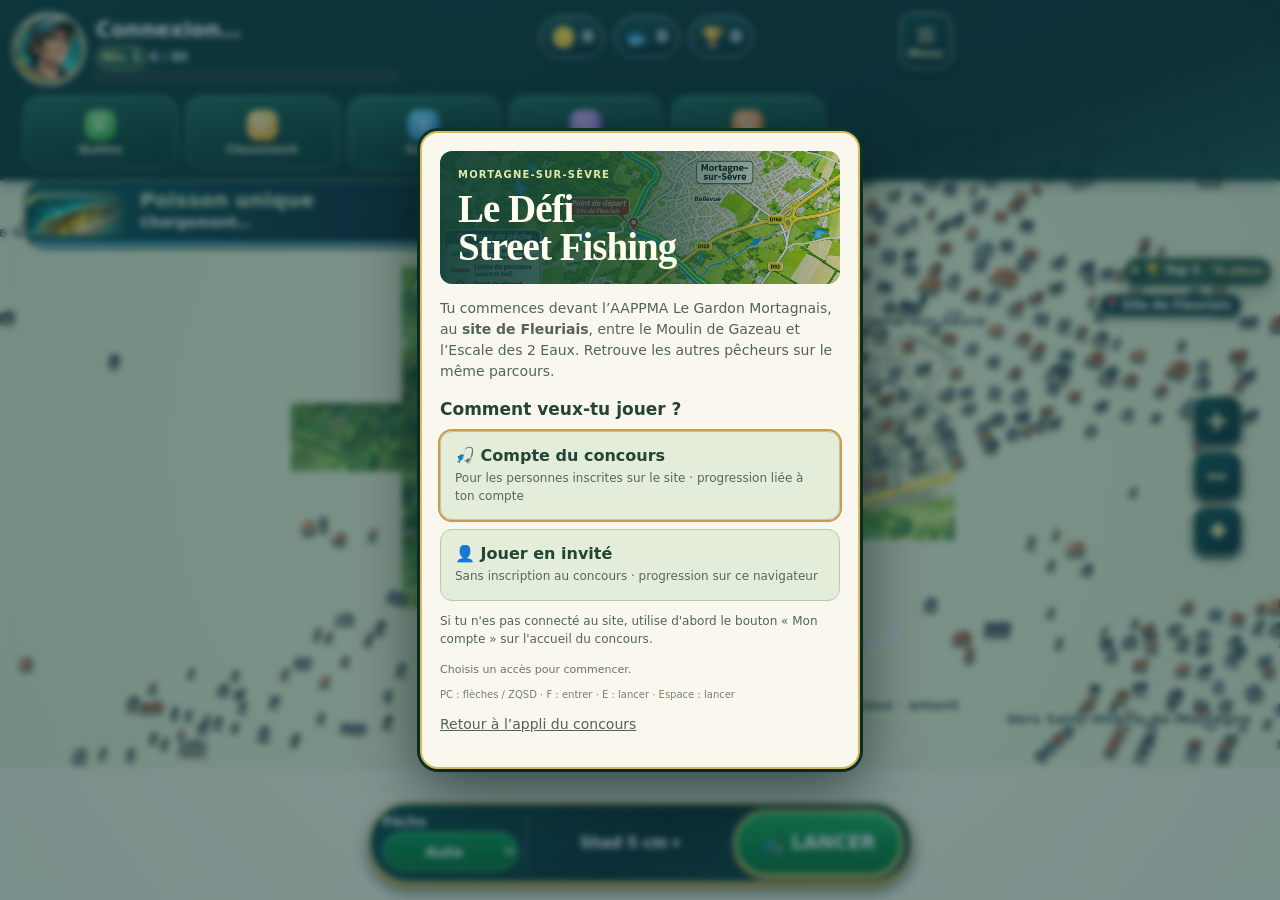
<file: jeu/index.html>
<!doctype html><html lang="fr"><head><meta charset="utf-8"><meta name="viewport" content="width=device-width,initial-scale=1,maximum-scale=1,viewport-fit=cover"><meta name="theme-color" content="#142c29"><title>Le Défi Street Fishing · Mortagne Arcade</title><style>*{box-sizing:border-box}html,body{margin:0;height:100%;overflow:hidden;background:#18352f;font-family:system-ui,sans-serif;color:#f5f2df;touch-action:none}button{font:inherit;cursor:pointer;color:inherit}canvas{display:block;width:100%;height:100%}.hud{position:absolute;inset:0;pointer-events:none;padding:max(16px,env(safe-area-inset-top)) 16px 20px;display:flex;flex-direction:column}.top{display:flex;align-items:start;justify-content:space-between;gap:8px}.glass{background:#102b28e8;border:1px solid #d4dac42c;box-shadow:0 5px 25px #001c1830;backdrop-filter:blur(12px);border-radius:16px}.brand{padding:12px 16px}.eyebrow{font-size:9px;letter-spacing:2px;color:#c8ccaa;text-transform:uppercase}h1{font-size:20px;margin:3px 0 0;letter-spacing:-.7px}.tools{display:flex;gap:7px;pointer-events:auto}.icon{border:1px solid #c9cfb43d;background:#15352de8;border-radius:13px;min-height:44px;padding:0 13px;font-size:12px}.score{margin-top:10px;align-self:flex-start;padding:8px 13px;font-size:12px;color:#dcdfc6}.score b{color:#dce9a8}.location{position:absolute;top:135px;left:16px;font-size:10px;letter-spacing:1.5px;text-shadow:0 1px 5px #000}.hint{align-self:center;margin-top:auto;margin-bottom:16px;max-width:460px;text-align:center;padding:9px 15px;background:#112d29d9;border-radius:25px;font-size:12px;line-height:1.5}.bottom{display:flex;align-items:end;justify-content:space-between;gap:16px;min-height:128px;pointer-events:none}.joystick{width:114px;height:114px;flex-shrink:0;border:1px solid #edf0cf55;border-radius:50%;background:#16372d7a;position:relative;pointer-events:auto;touch-action:none}.joystick:before{content:'DÉPLACEMENT';position:absolute;bottom:13px;left:0;width:100%;font-size:8px;text-align:center;letter-spacing:1px;color:#edf0cfaa}.knob{position:absolute;top:34px;left:34px;border:1px solid #eff3d077;background:#f0f0d844;border-radius:50%;height:46px;width:46px;pointer-events:none}.controls{width:min(260px,58vw);pointer-events:auto}.lures{display:flex;gap:5px;margin-bottom:8px}.lures button{flex:1;border:1px solid #d5dcc344;background:#15352de8;font-size:10px;border-radius:9px;padding:9px 3px}.lures .active{background:#dce9a8;color:#20392f;border-color:#dce9a8}.action{width:100%;height:59px;border:1px solid #eaf1c4;background:#dce9a8;color:#20392f;border-radius:15px;font-size:15px;font-weight:800;user-select:none;-webkit-user-select:none;-webkit-touch-callout:none;touch-action:none;box-shadow:0 5px 30px #0b292b66}.action:active{filter:brightness(.9)}.action:disabled{background:#c9d2b0;color:#61745a}.meters{background:#102b28e8;padding:10px;border-radius:12px;margin-bottom:8px;display:block;visibility:hidden}.meter{height:9px;background:linear-gradient(90deg,#ac5149 0 20%,#398550 20% 80%,#ac5149 80%);border-radius:8px;position:relative}.meter i{position:absolute;top:-3px;width:3px;height:15px;background:white;left:40%}.progress{height:4px;background:#3a5545;margin-top:10px;border-radius:3px}.progress i{display:block;height:100%;background:#e4eeaf;width:0}.meters small{font-size:9px;color:#dddcc2;display:block;margin-bottom:6px}.compass{position:absolute;right:20px;top:80px;font-size:10px;text-align:center;color:#f0efcfaa}.compass b{display:block;font-size:22px;color:#efeec9}dialog{background:#f1efdf;color:#243c31;border:0;border-radius:24px;padding:23px;width:calc(100% - 32px);max-width:440px;box-shadow:0 24px 80px #001b1c99;max-height:85dvh;overflow:auto;touch-action:pan-y}dialog::backdrop{background:#09242199;backdrop-filter:blur(5px)}dialog h2{font-size:27px;letter-spacing:-1px;margin:7px 0 13px}dialog p{font-size:14px;line-height:1.6;color:#516552}dialog .close{float:right;background:#d8dec9;color:#294133;border:0;width:34px;height:34px;border-radius:50%}.primary{background:#254d3d;color:#f3f4dd;border:0;padding:14px 20px;border-radius:12px;font-weight:700;width:100%;margin-top:14px}.spots{display:grid;gap:8px}.spots button{display:flex;justify-content:space-between;text-align:left;background:#e2e5d3;color:#294334;border:1px solid #ced6bd;padding:13px;border-radius:13px}.spots small{display:block;margin-top:4px;font-size:11px;color:#65745c}.fish{display:flex;justify-content:space-between;border-bottom:1px solid #cbd2bc;padding:11px 0;font-size:13px}.catchart{height:100px;display:flex;align-items:center;justify-content:center;background:#dde4cf;border-radius:15px}.catchart svg{width:220px;height:90px}.kbd{font-size:10px;margin-top:12px;color:#74816b}.badge{font-size:10px;color:#77836d;letter-spacing:1px}#toast{position:absolute;top:46%;left:50%;transform:translate(-50%,-50%);font-size:34px;font-weight:900;text-shadow:0 3px 15px #002a27;letter-spacing:-1px;pointer-events:none;white-space:nowrap} @media(min-width:700px){.hud{padding:25px 32px}.location{left:33px;top:140px}.bottom{max-width:900px;width:100%;align-self:center}.joystick{width:130px;height:130px}.knob{left:42px;top:42px}.controls{width:290px}.hint{margin-bottom:25px}h1{font-size:25px}}@media(max-width:600px){.brand{padding:10px 11px;min-width:0}h1{font-size:17px}.eyebrow{font-size:7px;letter-spacing:1px}.icon{padding:0 9px;min-height:39px;font-size:11px}.tools{gap:5px}.score{font-size:11px}.location{top:125px;font-size:9px}}@media(max-width:360px){h1{font-size:15px}.eyebrow{font-size:6px}.icon{padding:0 7px;font-size:10px}.hud{padding-left:11px;padding-right:11px}}
.economy{margin-top:10px;padding:10px 13px;align-self:flex-start;min-width:240px;font-size:12px;display:grid;grid-template-columns:1fr auto;gap:5px 15px;pointer-events:auto}.economy button{background:none;border:0;padding:0;text-align:left;font-size:12px}.economy small{font-size:9px;color:#c4ceac}.xpbar{grid-column:1/-1;background:#496149;height:4px;border-radius:9px;overflow:hidden}.xpbar i{display:block;background:#dce9a8;height:100%;width:0}.location{top:245px}.score{margin-top:8px;font-size:10px}.tools{flex-wrap:wrap;justify-content:flex-end;max-width:325px}.coursemap{width:100%;border-radius:12px;margin-bottom:12px}.shopitem{border:1px solid #cbd3ba;background:#e5e8d5;border-radius:13px;padding:12px;margin:9px 0;display:flex;align-items:center;gap:10px}.shopitem .text{flex:1}.shopitem b{font-size:13px}.shopitem small{display:block;font-size:11px;color:#647254;margin-top:4px}.shopitem button{border:0;border-radius:9px;background:#29533e;color:#f6f1d5;font-size:12px;padding:10px}.shopitem button:disabled{opacity:.45}.wallet{background:#dce6c5;padding:11px;border-radius:10px;font-size:13px}.boardrow{display:grid;grid-template-columns:28px 1fr auto;align-items:center;gap:7px;padding:11px 0;border-bottom:1px solid #d1d9be;font-size:12px}.boardrow small{display:block;color:#7a886c;margin-top:3px}.boardrow.me{background:#dde8c8;padding:11px 7px;border-radius:10px}.statusnote{font-size:11px!important;color:#67765c!important}input{font:inherit;padding:13px;width:100%;border:1px solid #b7c2a4;border-radius:10px;background:#f9f9ee;color:#294334;touch-action:auto}#profileError,#shopError{font-size:12px;color:#a64d39}.skins{display:grid;grid-template-columns:1fr 1fr;gap:8px}.skins .shopitem{display:block;text-align:center;margin:0}.swatch{height:32px;width:32px;border-radius:50%;display:block;margin:0 auto 6px}.skins button{margin-top:9px}.offline{background:#6d5030!important;color:#f8e4c9!important}#online{white-space:nowrap}.profilelink{color:#294334;font-size:12px}.top{align-items:flex-start}@media(max-width:600px){.brand{max-width:170px}h1{font-size:16px}.tools{max-width:175px;gap:5px}.icon{font-size:10px;min-height:32px;padding:0 8px}.tools #helpBtn{min-width:29px}.economy{margin-top:9px;min-width:225px}.compass{top:105px}.location{top:234px}.score{max-width:calc(100% - 38px);font-size:9px}.hint{font-size:11px}.bottom{gap:8px}.joystick{width:103px;height:103px}.knob{left:28px;top:28px}.lures button{font-size:9px}.action{font-size:13px}.controls{width:min(260px,61vw)}}
.zoomtools{position:absolute;right:18px;top:265px;display:flex;flex-direction:column;gap:5px}.zoomtools button{width:37px;height:37px;border:1px solid #dae2bd66;border-radius:11px;background:#15382ee8;color:#edf1cb;font-size:24px;touch-action:manipulation}.zoomtools button:disabled{opacity:.4}@media(max-width:600px){.zoomtools{top:255px;right:17px}} </style><style>.meter i{transform:translateX(-50%);box-shadow:0 0 2px #14251c}.meter::after{content:"";position:absolute;inset:0 20%;border-inline:2px solid #fff9;pointer-events:none}</style><style>#gameStaffBtn[hidden]{display:none}#ruleFields label{display:flex;align-items:center;justify-content:space-between;gap:8px;margin:8px 0}#ruleFields select{min-height:40px;font:inherit}#gameStaff{max-height:88dvh;overflow:auto}</style><style>#guideBox:not([hidden]){position:fixed;z-index:5;left:50%;top:24%;transform:translateX(-50%);width:min(92vw,380px);box-sizing:border-box;background:#183e35;color:white;padding:8px 12px;border-radius:9px;display:flex;align-items:center;gap:8px;font:600 13px/1.35 system-ui;pointer-events:none}#guideStop{pointer-events:auto;flex:none;min-height:36px;font-size:11px}#questList article{border-top:1px solid #afbfad;padding:10px 0}#questList article p{margin:4px 0}#questBook{max-height:85dvh;overflow:auto}</style><style>#questTracker:not([hidden]){display:inline-flex;align-self:flex-start;align-items:center;gap:6px;width:max-content;max-width:min(85vw,260px);min-height:27px;margin:3px 0 0;padding:3px 8px;border:0;border-radius:6px;background:#173c35ed;color:#fff6da;font:600 12px/1.25 system-ui;pointer-events:auto}#questLabel{overflow:hidden;text-overflow:ellipsis;white-space:nowrap}#questCount{color:#ffdc86;white-space:nowrap}</style><style>
#welcome,#menu,#questBook,#gameStaff{box-sizing:border-box;background:#faf8ee;border:1px solid #c8d6c7;border-radius:18px;color:#183f37;padding:18px;box-shadow:0 14px 46px #102f3559}
.river-cover{padding:18px;border-radius:12px;background:linear-gradient(90deg,#123f39f2,#154437bb 55%,#173b3438),url("./parcours.jpg") center 43%/cover}
.river-cover .badge{color:#e1e8ad;font-weight:700;letter-spacing:.12em}
#welcome .river-cover h2{color:#fffdf0;font:700 clamp(29px,7vw,39px)/.98 Georgia,serif;margin:10px 0 0}
#welcome #start,#welcome #guideStart{width:100%;min-height:44px;border-radius:9px;font-weight:700}
#welcome #guideStart{color:#195346;background:#e4efe3;border:1px solid #aec8b8;margin:6px 0}
#welcome .kbd{margin-top:10px}
@media(pointer:coarse){#welcome .kbd{display:none}}
#questList article{background:white;border:1px solid #d6dfd2;border-radius:11px;padding:10px 12px;margin:8px 0}
#questList article[data-ready="true"]{border-color:#a58236;background:#fff9e3}
#questList progress{display:block;width:100%;height:6px;accent-color:#307554;margin:7px 0}
#questList article p{font-size:13px}#questList article button{min-height:38px}
#questTracker[data-ready="true"]{background:#fff1bb;color:#483808}#questTracker[data-ready="true"] b{color:#574017}
#menu .venuecard{text-align:left;border-radius:10px;border:1px solid #cee0cf;background:#eff5e9}
#guideBox:not([hidden]){position:relative;inset:auto;transform:none;align-self:center;margin:4px auto 0;width:fit-content;max-width:100%;z-index:auto}
</style><style>
#liveCatchNotice{position:fixed;inset:auto auto max(24%,104px) 50%;transform:translateX(-50%);margin:0;padding:7px 12px;display:flex;align-items:center;gap:8px;width:max-content;max-width:92vw;border:1px solid #70ae98;border-radius:13px;background:#123b33f5;color:white;pointer-events:none;z-index:100;box-shadow:0 4px 16px #1234;font:600 13px system-ui}
#liveCatchNotice::backdrop{background:transparent;pointer-events:none}
#liveCatchNotice[data-trophy=true]{border-color:#ffd363;background:#433716;color:#fff2b5}
#liveCatchType,#liveCatchText{display:block}#liveCatchType{font-size:11px}#liveCatchArt svg{width:52px;height:30px;display:block;animation:liveFishJump .85s ease-out both}
@keyframes liveFishJump{0%{transform:translateY(6px) rotate(-10deg)}45%{transform:translateY(-6px) rotate(8deg)}100%{transform:none}}
@media(prefers-reduced-motion:reduce){#liveCatchArt svg{animation:none}}
</style><style>.modePicker select:has(option[value="manual"]:checked){color:#ffdf91;font-size:12px}.modePicker option{color:inherit}</style><style>.in-game-legal{display:flex;gap:14px;flex-wrap:wrap;margin:0 0 14px;font:500 12px/1.5 system-ui}.in-game-legal a{color:#165d5b;text-decoration:underline;text-underline-offset:3px;min-height:32px;display:inline-flex;align-items:center;touch-action:manipulation}.in-game-legal a:focus-visible{outline:3px solid #2c927b;outline-offset:2px}</style><style>
/* Deux carrés compacts à côté de la carte, visibles sans masquer le terrain. */
.tools{align-items:flex-start;gap:5px}.goal-tile:not([hidden]){position:relative;display:flex;flex-direction:column;align-items:center;justify-content:center;gap:1px;min-width:51px;width:51px;height:51px;padding:3px 2px;border:1px solid #cfddbd80;border-radius:12px;background:#163d34ed;color:#f7f6dd;font:700 9px/1.05 system-ui;box-shadow:0 4px 12px #061d194a;touch-action:manipulation}.goal-symbol{font-size:17px;line-height:18px}.goal-tile b{position:absolute;right:2px;top:1px;background:#f1d782;color:#243b2d;border-radius:10px;padding:1px 4px;font-size:9px}.goal-dot:not([hidden]){position:absolute;right:-4px;top:-4px;width:11px;height:11px;background:#ff6a4b;border:2px solid #fff5db;border-radius:50%;box-shadow:0 0 0 2px #12392b}.goal-tile[data-ready=true]{border-color:#fbd06b;box-shadow:0 0 0 2px #e5bd4a66}.top .tools .icon{padding:0 9px;min-height:49px}#questTracker:not([hidden]){display:flex;flex-direction:column;width:51px;min-width:51px;max-width:51px!important;height:51px;min-height:51px!important;margin:0!important;padding:3px 2px;gap:1px;border:1px solid #cfddbd80;border-radius:12px;font:700 9px/1.05 system-ui;background:#163d34ed;color:#f7f6dd}#questList article[data-kind=challenge]{border-left:4px solid #d6a842}#questList article[data-kind=challenge] button{background:#306750;color:white;border:0;border-radius:8px;padding:8px 12px}#questBookTitle{margin-right:30px}
@media(max-width:600px){.hud{padding-left:9px;padding-right:9px}.top{gap:4px}.top .tools{gap:4px}.top .tools .icon{padding:0 8px;font-size:11px}.goal-tile:not([hidden]){min-width:44px;width:44px;height:48px;font-size:8px}.goal-symbol{font-size:15px}.top #playerStats{max-width:calc(100vw - 232px)}.top #playerStats summary{font-size:10px}}
#duelBox{background:#faf8ee;color:#183f37;border:1px solid #bfcbb7;border-radius:16px;padding:18px;width:min(92vw,510px);max-height:80vh;overflow:auto}#duelBox h3{margin:18px 0 6px}#duelBox button{min-height:39px;margin:4px;padding:7px 10px;border-radius:9px;border:1px solid #9cbba7;background:#e8f3e6;color:#193d32;font-weight:650}#duelBox .primary{background:#ffdc83}#duelBox article{padding:9px;margin:6px 0;border:1px solid #d3dccd;border-radius:9px;background:#fff}#duelBox article small{display:block;margin:4px 0;color:#596b59}#duelBox select{min-height:40px;margin:6px 9px}

/* V151 : bouton de duel compact, une seule épée et repère discret. */
#floatingDuel{position:fixed;left:calc(100vw - 58px);top:48%;z-index:18;width:42px;height:42px;padding:0;display:flex;align-items:center;justify-content:center;border-radius:50%;border:1px solid #8dbca5a8;background:linear-gradient(155deg,#234e42f5,#112f2af5);color:#f4edd0;box-shadow:0 3px 9px #051d1b66,inset 0 1px 0 #ffffff22;touch-action:none;user-select:none;-webkit-user-select:none;cursor:grab;transition:border-color .15s,box-shadow .15s}
#floatingDuel:active{cursor:grabbing;box-shadow:0 2px 7px #051d1b88}
#floatingDuel:focus-visible{outline:3px solid #ffe49a;outline-offset:3px}
#floatingDuel[hidden]{display:none!important}
#floatingDuel svg{width:26px;height:26px;pointer-events:none;filter:drop-shadow(0 1px 1px #001b1599)}
#floatingDuelBadge:not([hidden]){position:absolute;right:-4px;top:-5px;min-width:16px;height:16px;border-radius:10px;background:#e65f43;color:white;font:800 9px/14px system-ui;text-align:center;padding:0 3px;border:1px solid #fff7df}
#floatingDuel[data-state="active"]{border-color:#8cddb2;box-shadow:0 0 0 2px #64b88b66,0 3px 9px #051d1b66}
#floatingDuel[data-state="invitation"]{border-color:#ffde8d;box-shadow:0 0 0 2px #f4c86466,0 3px 9px #051d1b66}
#duelMiniStatus:not([hidden]){position:fixed;z-index:17;right:12px;bottom:calc(135px + env(safe-area-inset-bottom));max-width:min(65vw,210px);padding:5px 9px;border-radius:12px;color:#fff6d7;background:#153c34ed;border:1px solid #c7dba455;font:600 11px/1.25 system-ui;pointer-events:none;white-space:nowrap;overflow:hidden;text-overflow:ellipsis}
@media(max-width:600px){#floatingDuel{width:40px;height:40px}#floatingDuel svg{width:25px;height:25px}#duelMiniStatus:not([hidden]){bottom:calc(102px + env(safe-area-inset-bottom));max-width:48vw}}

/* V153 : embleme des deux epees croisees choisi par le joueur */
#floatingDuel{overflow:visible;background:#153b31;border:1px solid #d5c49b;box-shadow:0 2px 9px #061f1a99;}
#floatingDuel img{width:100%;height:100%;display:block;object-fit:cover;border-radius:50%;pointer-events:none;user-select:none;-webkit-user-drag:none}

/* v154 : panneau du duel ultra-compact, ancré au bouton librement déplaçable */
#duelMiniStatus:not([hidden]){position:fixed;z-index:17;display:flex;flex-direction:column;justify-content:center;gap:1px;width:max-content;max-width:min(148px,calc(100vw - 64px));min-height:34px;padding:4px 9px;border:1px solid #bfd3b566;border-radius:10px;background:#15372fe8;color:#fff6dc;box-shadow:0 2px 7px #081e1b55;font:600 10px/1.15 system-ui;white-space:normal;overflow:hidden;pointer-events:none;backdrop-filter:blur(5px);right:auto;bottom:auto;left:0;top:0;transform:none}
#duelMiniStatus .duel-mini-name{display:block;max-width:100%;overflow:hidden;text-overflow:ellipsis;white-space:nowrap;font-weight:700}
#duelMiniStatus .duel-mini-score{display:block;white-space:nowrap;color:#f0d78d;font-size:10px;font-variant-numeric:tabular-nums}
@media(max-width:600px){#duelMiniStatus:not([hidden]){max-width:min(128px,calc(100vw - 60px));padding:4px 7px;min-height:31px;font-size:9px}#duelMiniStatus .duel-mini-score{font-size:9px}}
#duelBotDifficulty{background:#e8eddc;border:1px solid #cbd8c2;border-radius:9px;padding:8px 10px;color:#285344;font-size:12px;font-weight:650;margin:10px 0 3px}
</style><style>
#playerSettings{width:min(470px,calc(100% - 22px));max-height:87dvh;padding:18px;background:#f8f8ef;color:#1d3c30;overflow:auto;overscroll-behavior:contain;touch-action:pan-y}
#playerSettings h2{font-size:24px;margin:1px 38px 3px 0}#playerSettings h3{font-size:15px;margin:0 0 7px;color:#1b4c3c}
#playerSettings .settingsIntro{font-size:12px;margin:4px 0 13px;line-height:1.4}
.settingsGroup{padding:12px 11px;margin:10px 0;border:1px solid #d6e0ce;border-radius:13px;background:white}
.settingRow{display:flex;justify-content:space-between;align-items:center;gap:12px;min-height:48px;padding:8px 1px;border-top:1px solid #edf0e7;cursor:pointer;color:#264436}
.settingRow span{flex:1;min-width:0}.settingRow b{display:block;font-size:13px}.settingRow small{display:block;color:#657768;font-size:11px;line-height:1.4;margin-top:3px}
#playerSettings input[type=checkbox]{width:22px;height:22px;min-width:22px;accent-color:#276d54;cursor:pointer}
#playerSettings select{max-width:146px;min-height:39px;background:#f1f5e9;color:#264436;border:1px solid #a9bdab;border-radius:8px;font-size:12px;padding:5px;touch-action:auto}
.settingsActions{display:grid;grid-template-columns:1fr 1fr;gap:8px;margin-top:14px;align-items:stretch}
#playerSettings .primary{margin:0;min-height:45px;padding:9px;font-size:12px}
#playerSettings .settingsSecondary{background:#e7ece1;color:#254738;border:1px solid #b6c8b7;padding:10px 12px;border-radius:10px;font-size:12px;cursor:pointer}
#resetDuelPosition{margin-top:8px;width:100%;min-height:41px}
#settingsStatus{font-size:12px;color:#37694a;min-height:18px;margin:8px 0 0}
body[data-setting-compact="true"] #playerStats .statsBody{display:none}
body[data-setting-compact="true"] #playerStats{max-width:190px}
body[data-setting-hide-ranks="true"] #liveRanks{display:none!important}
body[data-setting-hide-compass="true"] .compass{display:none!important}
body[data-setting-hide-nearby="true"] #nearbyFish{display:none!important}
body[data-setting-hide-hints="true"] #hint{display:none!important}
body[data-setting-show-duel="false"] #floatingDuel{display:none!important}
body[data-setting-show-duel-score="false"] #duelMiniStatus{display:none!important}
body[data-setting-large-controls="true"] .joystick{transform:scale(1.16);transform-origin:bottom left}
body[data-setting-large-controls="true"] #action{min-height:72px;font-size:17px}
body[data-setting-contrast="true"] .hud .glass,body[data-setting-contrast="true"] #liveRanks,body[data-setting-contrast="true"] .goal-tile,body[data-setting-contrast="true"] #duelMiniStatus{background:#092820!important;color:#fff!important;border:2px solid #f2e8b0!important;text-shadow:0 1px 2px #000}
body[data-setting-reduce-motion="true"] *,body[data-setting-reduce-motion="true"] *::before,body[data-setting-reduce-motion="true"] *::after{animation-duration:.001ms!important;transition-duration:.001ms!important;scroll-behavior:auto!important}
@media(max-width:600px){#playerSettings{padding:13px;max-height:90dvh}.settingsGroup{padding:9px}.settingsActions{grid-template-columns:1fr 1fr}}
</style><style id="game-access-style">
.game-entry-choice,.character-entry{display:grid;gap:9px;margin:12px 0}.game-entry-choice h3,.character-entry h3{font-size:17px;margin:3px 0;color:#254532}.entry-choice{display:block;width:100%;text-align:left;background:#e4ecda;color:#214536;border:1px solid #b8c8ad;border-radius:12px;padding:14px;min-height:66px;touch-action:manipulation}.entry-choice:focus-visible,.entry-choice:hover{outline:2px solid #c89c48}.entry-choice strong{display:block;font-size:16px}.entry-choice small{display:block;color:#536a5a;font-size:12px;margin-top:5px;line-height:1.45}.entry-help{font-size:12px!important;margin:2px 0!important}.entry-back{background:none;border:1px solid #acbcab;border-radius:9px;color:#315c45;padding:10px}.character-entry input{width:100%;font-size:16px}.account-kind{display:block;margin:3px 0 0;font-size:10px;color:#e4ca80;white-space:nowrap}.account-kind[data-kind=guest]{color:#b9eed0}.settingsGroup #deleteMyCharacter{color:#9c342e;border-color:#ccafa5}
</style><style>
/* v167 — gestion explicite des invités et participants par le staff. */
#gameStaff .staffNotice{border:1px solid #b4cfb6;border-radius:11px;background:#eaf2e5;color:#25463a;padding:11px 12px;margin:6px 0 12px;font-size:12px;line-height:1.5}
#gameStaff .staffPlayerTools{display:grid;gap:7px;margin-bottom:9px}
#gameStaff .staffPlayerTools>label{display:grid;gap:5px;font-weight:700;font-size:12px}
#gameStaff #playerSearch{margin:0;align-items:end}
#gameStaff #playerSearch label{flex:1;min-width:0}
#gameStaff #playerSearch button{flex:none}
#gameStaff #managedList{gap:7px;max-height:32dvh;overflow:auto}
#gameStaff .staffPlayerRow{display:flex;align-items:center;gap:8px;border:1px solid #d1dccc;border-radius:12px;background:#fffefa;padding:7px 9px}
#gameStaff .staffPlayerRow:has(input:checked){border-color:#be944c;background:#fff9e9}
#gameStaff .staffPlayerRow>input{flex:none;width:19px;min-height:19px;height:19px;accent-color:#215d50;margin:0}
#gameStaff .staffPlayerRow>button{display:grid;gap:2px;flex:1;min-width:0;text-align:left;background:transparent;border:0;color:#204437;min-height:44px;padding:4px 2px;white-space:normal}
#gameStaff .staffPlayerRow b{font-size:13px;overflow-wrap:anywhere}
#gameStaff .staffPlayerRow small{font-size:11px;color:#667565}
#gameStaff .staffType{flex:none;display:inline-block;padding:4px 6px;border-radius:7px;background:#e1eee9;color:#266450;font-weight:800;font-size:10px}
#gameStaff .staffType.guest{background:#f7e9c9;color:#795619}
#gameStaff .staffSelection{display:flex;align-items:center;justify-content:space-between;gap:8px;padding:10px 0}
#gameStaff #deleteSelectedPlayers,#gameStaff .staffDeleteOne{background:#aa3530!important;color:#fff!important;border:1px solid #87302b;border-radius:9px;font-weight:750;min-height:43px;text-align:center}
#gameStaff #deleteSelectedPlayers:disabled{opacity:.48;cursor:not-allowed}
#gameStaff .staffDeleteHelp{font-size:12px;line-height:1.4;color:#756c55;margin:4px 0 0}
#gameStaff #staffPlayerTotals{margin:8px 0;font-weight:700;color:#245943}
@media(max-width:390px){#gameStaff .staffSelection{flex-direction:column;align-items:stretch}#gameStaff #deleteSelectedPlayers{width:100%}}
</style>
<style id="v172-character-and-zone-fixes">
/* Confirmation accessible sur mobile : pas de fenêtre native prompt qui peut se bloquer. */
.character-delete-confirm:not([hidden]){display:grid;gap:10px;margin-top:10px;padding:14px;border:1px solid #b96555;border-radius:13px;background:#fff2e8;color:#47332a;line-height:1.4;touch-action:pan-y}
.character-delete-confirm p{margin:0;font-size:12px;color:#704b3d}
.character-delete-confirm label{font-weight:700;font-size:12px}
.character-delete-confirm input{width:100%;min-height:44px;background:#fff;color:#322b23;border:1px solid #c2a093;font-size:16px;touch-action:auto;user-select:text}
.character-delete-actions{display:flex;gap:8px;flex-wrap:wrap}
.character-delete-actions button{flex:1;min-width:100px;min-height:43px;border-radius:9px;border:1px solid #a5b4a2;background:#e5eadd;color:#24473a;font-weight:700}
.character-delete-actions #confirmDeleteCharacter{background:#a9372c;border-color:#a9372c;color:white}
.character-delete-actions #confirmDeleteCharacter:disabled{background:#e0c5c0;border-color:#e0c5c0;color:#6d5e5b;opacity:.75}
#deleteCharacterMessage:not(:empty){padding:7px 0;font-size:12px;overflow-wrap:anywhere}
/* Petit rappel des poissons à proximité de la zone, ancré au bandeau de pêche,
   jamais au-dessus des cartes du haut. Le réglage Masquer les poissons reste prioritaire. */
body:not([data-setting-hide-nearby="true"]) .hud-v160 #hudFishing #nearbyFish:not([hidden]){
 display:flex!important;position:relative!important;inset:auto!important;
 align-self:center;align-items:center;justify-content:center;gap:5px;
 transform:none!important;margin:0 auto 4px!important;padding:5px 10px!important;
 width:max-content;max-width:min(255px,85vw)!important;min-height:26px;
 background:#103e35ed!important;color:#fff7dc!important;border:1px solid #ccba77!important;
 border-radius:999px!important;box-shadow:0 3px 12px #0b2f2555;
 font:600 10px/1.25 system-ui!important;text-align:center!important;
 white-space:normal;pointer-events:none;z-index:1;
}
#hudFishing #nearbyFish .zone-heading{color:#ffdf8e;font-weight:800;white-space:nowrap}
#hudFishing #nearbyFish .zone-fish{color:#f9fff1;overflow-wrap:normal}
@media(max-width:360px){body:not([data-setting-hide-nearby="true"]) .hud-v160 #hudFishing #nearbyFish:not([hidden]){font-size:9px!important;max-width:min(218px,80vw)!important;padding:4px 8px!important}}
@media(orientation:landscape) and (max-height:550px){body:not([data-setting-hide-nearby="true"]) .hud-v160 #hudFishing #nearbyFish:not([hidden]){max-width:230px!important;margin-bottom:2px!important;padding:2px 7px!important;min-height:20px}}
</style>
<style id="sf-v180-duel">
#duelBox{background:linear-gradient(180deg,#12453c,#0d2f2a 160px,#f6f2e1 160px);color:#183f37;border:2px solid #e3bd62;box-shadow:0 18px 50px #00120f99,0 0 0 3px #0b3a31}
#duelBox h2{color:#ffe9a6;font-size:23px;margin:2px 0 10px;letter-spacing:-.4px}
#duelBox .close{background:#ffe9a6;color:#12453c;font-weight:900}
#duelBox .duel-hero{display:flex;gap:12px;align-items:center;padding:12px;margin:0 0 8px;background:linear-gradient(120deg,#0a2f2b,#154a3f);border:1.5px solid #e8c978;border-radius:16px;color:#fff3cd;box-shadow:inset 0 0 18px #0007}
#duelBox .duel-hero-icon{font-size:40px;line-height:1;filter:drop-shadow(0 0 8px #ffd96a99)}
#duelBox .duel-hero-text{flex:1;min-width:0;display:flex;flex-direction:column;gap:3px}
#duelBox .duel-hero-text b{font-size:17px;color:#ffe28a}
#duelBox .duel-hero-text small{font-size:11px;color:#d8ecd9}
#duelBox .duel-progress{height:7px;border-radius:6px;background:#06201d;overflow:hidden;border:1px solid #e8c97866}
#duelBox .duel-progress i{display:block;height:100%;background:linear-gradient(90deg,#f6c85a,#fff0a8);border-radius:6px}
#duelBox .duel-rules{color:#2f5546;font-weight:650;font-size:12px;margin:0 0 6px;text-align:center}
#duelBox .duel-title{font-size:15px;margin:16px 0 4px;color:#14473b;border-bottom:2px solid #e3bd6277;padding-bottom:4px}
#duelBox .duel-note{font-size:11.5px;line-height:1.45;color:#4d6557;margin:4px 0 8px}
#duelBox .duel-bots{display:grid;grid-template-columns:1fr 1fr;gap:8px}
#duelBox .duel-bot-card{position:relative;display:flex;flex-direction:column;gap:3px;text-align:left;padding:10px 10px 9px;border-radius:14px;border:1.6px solid #c9b46a;background:linear-gradient(160deg,#fffbe9,#ece4c4);color:#183f37;box-shadow:0 2px 0 #b79a4a}
#duelBox .duel-bot-card:active{transform:translateY(1px);box-shadow:0 1px 0 #b79a4a}
#duelBox .duel-bot-card:disabled{opacity:.55}
#duelBox .duel-bot-card b{font-size:13px}
#duelBox .duel-bot-card small{font-size:10.5px;color:#5b6f5f;line-height:1.3}
#duelBox .duel-bot-reward{align-self:flex-start;margin-top:2px;padding:2px 8px;border-radius:999px;background:#1a5a49;color:#ffe9a6;font:800 12px system-ui}
#duelBox .duel-top{list-style:none;margin:0;padding:0;display:flex;flex-direction:column;gap:5px}
#duelBox .duel-top li{font-size:12px;color:#3d5a4c;display:grid;grid-template-columns:28px 1fr auto;align-items:center;gap:8px;padding:7px 9px;border-radius:11px;background:#fffbea;border:1px solid #d9cc9a}
#duelBox .duel-top li.me{background:#e5f3d4;border-color:#6fae6d}
#duelBox .duel-top .place{font-size:18px;text-align:center}
#duelBox .duel-top .who{display:flex;flex-direction:column;min-width:0}
#duelBox .duel-top .who b{font-size:13px;overflow:hidden;text-overflow:ellipsis;white-space:nowrap}
#duelBox .duel-top .score{font:800 12px system-ui;color:#1a5a49;text-align:right}
#duelBox .rank-chip{display:inline-block;align-self:flex-start;padding:1px 8px;border-radius:999px;font:800 10.5px system-ui;background:#e9e2c0;color:#5a4a12;border:1px solid #cdbb78}
#duelBox .rank-chip[data-rank="Argent"]{background:#e6ebee;color:#3d4a52;border-color:#aab6bd}
#duelBox .rank-chip[data-rank="Bronze"]{background:#f1dcc4;color:#6b3f17;border-color:#cc9660}
#duelBox .rank-chip[data-rank="Or"]{background:#fff0b0;color:#6a4b00;border-color:#e0b93a}
#duelBox .rank-chip[data-rank="Platine"]{background:#d8f1f4;color:#0d5560;border-color:#7fc5cd}
#duelBox .rank-chip[data-rank="Diamant"]{background:#dcecff;color:#144a8f;border-color:#81afe8}
#duelBox .rank-chip[data-rank="Légende"]{background:#f6d9ff;color:#6a1b8f;border-color:#c487e3}
#duelBox .duel-stake{display:flex;justify-content:space-between;align-items:center;gap:8px;margin:6px 0 8px;font-size:13px}
#duelBox #duelOnline article,#duelBox #duelHistory article{display:flex;flex-wrap:wrap;align-items:center;gap:6px 8px;padding:8px 10px;margin:5px 0;border-radius:12px;background:#fffbea;border:1px solid #d9cc9a}
#duelBox #duelOnline article .who{flex:1;min-width:0;display:flex;flex-direction:column;gap:2px}
#duelBox #duelOnline article button,#duelBox #duelHistory article button{padding:7px 12px;border-radius:999px;border:0;background:#1a5a49;color:#ffe9a6;font:800 12px system-ui}
#duelBox #duelHistory article small{flex-basis:100%;color:#5b6f5f}
#duelBox #duelStatus{font-size:12px;color:#8a3d1a;min-height:16px}
#duelBox #duelRefresh{width:100%;margin-top:6px;padding:10px;border-radius:12px;border:1px solid #bfae6b;background:#efe7c6;color:#183f37;font-weight:700}
</style>
</head><body><canvas id="world" aria-label="Parcours de pêche libre, vue du dessus. Glissez sur la carte pour vous déplacer ; pincez pour zoomer et touchez la carte pour orienter le lancer."></canvas><div class="hud hud-v160"><div class="top hud-top">
<section id="playerStats" class="hud-profile" aria-label="Mon pêcheur et sa progression">
<img class="hud-avatar" src="./hud-avatar-v160.webp" alt="Portrait du pêcheur" width="66" height="66">
<div class="hud-personal">
<button type="button" id="profileBtn" title="Modifier mon pseudo"><b id="nickname">Connexion…</b></button><small class="account-kind" id="gameAccountLabel">Choisir un accès</small>
<div class="hud-profile-meta"><span class="hud-level">Niv. <b id="level">1</b></span><span class="hud-xp-number">XP <small id="xpLabel">0 / 80</small></span></div>
<div class="xpbar hud-xpbar" aria-hidden="true"><i id="xpbar"></i></div>
<div class="hud-wallet"><span title="Monnaie du jeu">🪙 <b id="coins">0</b></span><span title="Points du classement">🏆 <b id="points">0</b></span></div>
</div>
<div class="statsBody hud-extra-stats"><div id="ownedPerks" hidden></div><div class="score"><span id="count">0</span> poissons · <span id="distance">0</span> m</div><div class="contest-progress" id="contestProgress">0/6 espèces · bonus +0 pts</div></div>
</section>
<div class="sf-top-resources" aria-label="Statistiques du pêcheur">
<div class="sf-resource sf-coin" id="sfCoinDisplay" title="Pièces disponibles"><span aria-hidden="true">🪙</span><b id="sfCoinsLive">0</b></div>
<div class="sf-resource sf-catch" id="sfCatchDisplay" title="Nombre de poissons capturés"><span aria-hidden="true">🐟</span><b id="sfCatchesLive">0</b></div>
<div class="sf-resource sf-score" id="sfScoreDisplay" title="Points au classement"><span aria-hidden="true">🏆</span><b id="sfPointsLive">0</b></div>
</div><div class="tools hud-tools" id="hudNavigation">
<button class="icon hud-icon" id="mapBtn" type="button" aria-label="Carte" title="Carte"><svg viewBox="0 0 24 24" fill="none" stroke="currentColor" stroke-width="1.9" stroke-linecap="round" stroke-linejoin="round" aria-hidden="true"><path d="m3 5 6-2 6 2 6-2v16l-6 2-6-2-6 2zM9 3v16m6-14v16"/><circle cx="16" cy="8" r="2" fill="#ffd777" stroke="#ffd777"/></svg><span>Carte</span></button>
<button class="icon hud-icon" id="hudSettingsBtn" type="button" aria-label="Paramètres du joueur" title="Paramètres"><svg viewBox="0 0 24 24" fill="none" stroke="currentColor" stroke-width="1.9" stroke-linecap="round" stroke-linejoin="round" aria-hidden="true"><path d="M10 2h4l.8 2.7 2 1.1 2.7-.7 2 3.5-1.9 2 .1 2.5 1.8 2.1-2 3.5-2.7-.7-2 1.2L14 22h-4l-.8-2.7-2-1.1-2.7.7-2-3.5 1.9-2-.1-2.5-1.8-2.1 2-3.5 2.7.7 2-1.2z"/><circle cx="12" cy="12" r="3.1"/></svg><span>Réglages</span></button>
<button class="icon hud-icon" id="menuBtn" type="button" aria-label="Menu" title="Menu"><svg viewBox="0 0 24 24" fill="none" stroke="currentColor" stroke-width="2.2" stroke-linecap="round" aria-hidden="true"><path d="M4 6h16M4 12h16M4 18h16"/></svg><span class="hud-menu-label">Menu</span></button>
</div>
</div>
<!-- Accès rapides : chaque bouton ouvre une fonctionnalité réellement présente. -->
<nav class="sf-quick-nav" id="hudQuickNav" aria-label="Accès rapides au jeu">
 <button type="button" id="sfRewardQuick" class="sf-quick-button" title="Quêtes : objectifs du jour et récompenses"><span class="sf-quick-ico" aria-hidden="true"><svg viewBox="0 0 24 24" fill="none" stroke="currentColor" stroke-width="2" stroke-linecap="round" stroke-linejoin="round" aria-hidden="true"><path d="M8 3h8a2 2 0 0 1 2 2v14l-3-1.6L12 19l-3-1.6L6 19V5a2 2 0 0 1 2-2z"/><path d="M9.5 8h5M9.5 11.5h5M9.5 15h2.5"/></svg></span><span class="sf-quick-label">Quêtes</span><i class="sf-quick-dot" id="sfRewardDot" hidden></i></button>
 <button type="button" id="sfTournamentQuick" class="sf-quick-button" title="Classement : les meilleurs pêcheurs"><span class="sf-quick-ico" aria-hidden="true"><svg viewBox="0 0 24 24" fill="none" stroke="currentColor" stroke-width="2" stroke-linecap="round" stroke-linejoin="round" aria-hidden="true"><path d="M8 4h8v5a4 4 0 0 1-8 0z"/><path d="M8 6H5.5a2 2 0 0 0 2 3.2M16 6h2.5a2 2 0 0 1-2 3.2M12 13v4M8.5 20h7M10 17h4"/></svg></span><span class="sf-quick-label">Classement</span></button>
 <button type="button" id="sfLegendQuick" class="sf-quick-button" title="Zones : où pêcher chaque poisson"><span class="sf-quick-ico" aria-hidden="true"><svg viewBox="0 0 24 24" fill="none" stroke="currentColor" stroke-width="2" stroke-linecap="round" stroke-linejoin="round" aria-hidden="true"><path d="M12 21s6-5.2 6-10.2A6 6 0 0 0 6 10.8C6 15.8 12 21 12 21z"/><circle cx="12" cy="10.5" r="2.3"/></svg></span><span class="sf-quick-label">Zones</span></button>
 <button type="button" id="sfCollectionQuick" class="sf-quick-button" title="Collection : tous les poissons que tu as pris"><span class="sf-quick-ico" aria-hidden="true"><svg viewBox="0 0 24 24" fill="none" stroke="currentColor" stroke-width="2" stroke-linecap="round" stroke-linejoin="round" aria-hidden="true"><path d="M4 5.5C6.5 4.4 9.5 4.4 12 6c2.5-1.6 5.5-1.6 8-.5V19c-2.5-1.1-5.5-1.1-8 .5-2.5-1.6-5.5-1.6-8-.5z"/><path d="M12 6v13.5"/></svg></span><span class="sf-quick-label">Collection</span></button>
 <button type="button" id="sfShopQuick" class="sf-quick-button" title="Boutique : améliore ton matériel"><span class="sf-quick-ico" aria-hidden="true"><svg viewBox="0 0 24 24" fill="none" stroke="currentColor" stroke-width="2" stroke-linecap="round" stroke-linejoin="round" aria-hidden="true"><path d="M4 9.5 5.5 4h13L20 9.5"/><path d="M4 9.5c0 1.7 1.3 2.6 2.7 2.6S9.3 11.2 9.3 9.5c0 1.7 1.3 2.6 2.7 2.6s2.7-.9 2.7-2.6c0 1.7 1.3 2.6 2.6 2.6S20 11.2 20 9.5"/><path d="M5.5 12.5V20h13v-7.5M10 20v-4.5h4V20"/></svg></span><span class="sf-quick-label">Boutique</span></button>
</nav>
<button type="button" class="sf-featured-fish" id="sfDailyFish" aria-label="Voir la zone du poisson unique" title="Poisson unique : un nouveau toutes les 10 minutes">
 <span class="sf-featured-art" id="sfUniqueArt" aria-hidden="true"><img src="./daily-fish.webp" alt="" loading="eager"></span>
 <span class="sf-featured-info"><strong id="sfDailyTitle">Poisson unique</strong><small id="sfDailyFishLabel">À découvrir</small><small id="sfDailyZone" class="sf-unique-zone"></small></span><span class="sf-daily-clock" aria-label="Temps restant"><span aria-hidden="true">◷</span> <b id="sfDailyClock">-- h --</b></span><span class="sf-featured-next" aria-hidden="true">›</span><span class="sf-unique-progress" aria-hidden="true"><i id="sfUniqueBar"></i></span>
</button>
<div id="bonuses" class="bonus-badge" hidden></div><div class="location" id="location"><span class="riverName">La Sèvre Nantaise</span><span id="spotName">Site de Fleuriais</span></div><details id="liveRanks"><summary>🏆 Top 5 <span id="livePlace">· Ta place</span></summary><div id="online" role="status">Connexion…</div><ol id="liveRows"></ol></details><div class="hud-quick-goals" id="hudGoals"><button class="goal-tile" id="questTracker" type="button" hidden aria-label="Quêtes"><span class="goal-symbol">📜</span><span>Quêtes</span><b id="questCount">0</b><i class="goal-dot" id="questDot" hidden></i></button><button class="goal-tile" id="challengeTracker" type="button" hidden aria-label="Défis"><span class="goal-symbol">🏆</span><span>Défis</span><b id="challengeCount">0</b><i class="goal-dot" id="challengeDot" hidden></i></button></div><div class="compass">N<b>↑</b>PARCOURS LIBRE</div><button id="guideControl" hidden><span id="guideArrow">↑</span> <span id="guideText">Me guider</span></button><div class="playDock" id="hudFishing"><div id="nearbyFish" role="status" aria-live="polite" hidden></div><div class="hint" id="hint">Glisse pour marcher.</div><div class="bottom"><div class="joystick" id="joystick" aria-hidden="true" hidden><div class="knob" id="knob"></div></div><div class="controls"><button type="button" id="equipSuggested" hidden></button><button id="enterVenue" class="enter-venue" hidden></button><div id="fishingPanel" hidden><span id="waterFeedback"></span></div><div class="lure-caption">Espèces possibles : <b id="lureTarget">Perche</b></div><label class="modePicker">Pêche <select id="fishMode"><option value="auto">Auto</option><option value="manual">Manuel +25 %</option></select></label><button type="button" class="portrait-lure" id="chooseLure" aria-expanded="false" aria-controls="lureChoices" aria-label="Choisir un leurre">Shad 5 cm ▾</button><div id="lureChoices" class="lures" role="group" aria-label="Choisir son leurre"><button class="active" data-lure="0" aria-pressed="true">Shad 5 cm<small>Perche</small></button><button class="" data-lure="1" aria-pressed="false">Cuiller<small>Chevesne</small></button><button class="" data-lure="2" aria-pressed="false">Minnow<small>Brochet</small></button><button class="" data-lure="3" aria-pressed="false">Shad 12 cm<small>Sandre</small></button><button class="" data-lure="4" aria-pressed="false">Ver texan<small>Black-bass</small></button><button class="" data-lure="5" aria-pressed="false">Shad 20 cm<small>Silure</small></button></div><div class="meters" id="meters" hidden><div class="gauge-row"><span>Tension</span><div class="meter"><i id="tension"></i></div></div><div class="gauge-row"><span id="meterLabel">Prise · 0 %</span><div class="progress"><i id="progress"></i></div></div></div><button class="action" id="action">LANCER</button></div></div></div></div><div id="toast" role="status"></div><div id="hudEditBar" hidden role="toolbar" aria-label="Personnalisation du HUD"><span>✥ Déplace les panneaux avec leurs poignées</span><button type="button" id="hudSaveLayout">✓ Terminer</button><button type="button" id="hudResetNow">↺ Réinitialiser</button></div><button id="floatingDuel" type="button" aria-label="Rechercher un duel" title="Duels : toucher pour ouvrir, maintenir pour déplacer" hidden><img src="./duel-epees.png" alt="" draggable="false" width="58" height="58"><span id="floatingDuelBadge" hidden></span><span class="duel-cta" aria-hidden="true"></span></button><div id="duelMiniStatus" role="status" aria-live="off" hidden><span class="duel-mini-name" id="duelMiniName"></span><span class="duel-mini-score" id="duelMiniScore"></span></div><div class="zoomtools" id="hudZoom"><button id="zoomIn" aria-label="Zoomer">+</button><button id="zoomOut" aria-label="Dézoomer">−</button><button id="recenterMap" aria-label="Recentrer sur mon pêcheur" title="Recentrer sur mon pêcheur">⌖</button></div>
<dialog id="cinema" aria-labelledby="tourTitle" aria-describedby="tourStory"><div class="tourTop"><span id="tourChapter"></span><button type="button" id="tourSkip">Passer le tutoriel</button></div><div id="tourWalk" hidden aria-hidden="true"><i id="tourThumb" hidden></i></div><button type="button" id="tourCue"></button><div class="tourCaption" id="tourCaption"><progress id="tourProgress" max="8" value="1" aria-label="Étape du tutoriel"></progress><div class="tourTitleRow"><span id="tourSceneIcon" aria-hidden="true">🎣</span><h2 id="tourTitle"></h2></div><p id="tourStory"></p><p id="tourTip" class="tourTip"></p><p id="tourActivity" class="tourActivity" role="status" aria-live="polite"></p><div id="tourModes" role="group" aria-label="Mode de pêche" hidden><button id="tourAuto" type="button">✨ Auto<br><small>Le jeu t’aide</small></button><button id="tourManual" type="button">🎣 Manuel<br><small>Tu contrôles le combat</small></button></div><section id="tourPractice" hidden><div class="meter"><i id="tourGauge"></i></div><button type="button" id="tourHold">🎣 Maintenir pour mouliner</button><span id="tourPracticeNote"></span></section><nav><button type="button" id="tourPrev">← Retour</button><button type="button" id="tourNext"></button></nav></div></dialog><dialog id="welcome"><header class="river-cover"><div class="badge">MORTAGNE-SUR-SÈVRE</div><h2>Le Défi<br>Street Fishing</h2></header><p>Tu commences devant l’AAPPMA Le Gardon Mortagnais, au <b>site de Fleuriais</b>, entre le Moulin de Gazeau et l’Escale des 2 Eaux. Retrouve les autres pêcheurs sur le même parcours.</p><section id="accountEntry" class="game-entry-choice" aria-label="Choisir son accès au jeu">
<h3>Comment veux-tu jouer ?</h3>
<button type="button" id="playParticipant" class="entry-choice"><strong>🎣 Compte du concours</strong><small>Pour les personnes inscrites sur le site · progression liée à ton compte</small></button>
<button type="button" id="playGuest" class="entry-choice"><strong>👤 Jouer en invité</strong><small>Sans inscription au concours · progression sur ce navigateur</small></button>
<p class="entry-help">Si tu n'es pas connecté au site, utilise d'abord le bouton « Mon compte » sur l'accueil du concours.</p></section>
<section id="characterEntry" class="character-entry" hidden><h3 id="characterTitle">Créer mon pêcheur</h3><p id="characterNote">Choisis ton pseudo et commence au niveau 1.</p><label for="newCharacterName">Pseudo du personnage</label><input id="newCharacterName" maxlength="20" autocomplete="off" placeholder="Ex. Pêcheur85"><button type="button" class="primary" id="createCharacter">Créer mon personnage</button><button type="button" id="backAccountChoice" class="entry-back">Changer de type de compte</button></section>
<button class="primary" id="start" hidden>Jouer</button><button id="guideStart" disabled hidden>Découvrir le parcours · Tutoriel guidé</button><div class="kbd">PC : flèches / ZQSD · F : entrer · E : lancer · Espace : lancer</div><p><a href="/" style="color:inherit">Retour à l’appli du concours</a></p></dialog>
<dialog id="map"><button class="close" data-close="map" aria-label="Fermer">×</button><div class="badge">PARCOURS · 5,5 KM</div><h2>La carte du parcours</h2><p>La Sèvre Nantaise · Mortagne-sur-Sèvre et secteur de Saint-Hilaire-de-Mortagne</p><section class="poi-guide"><h3>Trouver sur la carte</h3><div id="poiList"></div></section><img class="coursemap" src="./parcours.jpg" alt="Carte fournie du parcours : départ Fleuriais, Moulin de Gazeau en aval et Escale des 2 Eaux en amont."><div class="spots"><button data-spot="2"><span><b>📍 Site de Fleuriais · départ</b><small>Point de départ commun à tous les joueurs</small></span>↗</button><button data-spot="0"><span><b>Moulin de Gazeau</b><small>Limite aval du parcours</small></span>↗</button><button data-spot="1"><span><b>Les bois de la Sèvre</b><small>Poste de jeu entre Gazeau et Fleuriais</small></span>↗</button><button data-spot="3"><span><b>L’Escale des 2 Eaux</b><small>Limite amont du parcours</small></span>↗</button></div></dialog>
<dialog id="log"><button class="close" data-close="log" aria-label="Fermer">×</button><div class="badge">TA SESSION · NO-KILL</div><h2>Le carnet de prises</h2><div id="entries"><p>Ta première prise t’attend au bord de l’eau.</p></div><p style="font-size:11px">Brochet et sandre : mm ×1,5. Perche, black-bass et chevesne : mm ×1. Silure : mm ×0,5, arrondis au point le plus proche. Bonus : 3–4 espèces +300 pts ; 5–6 espèces +500 pts au total. Score du mini-jeu uniquement. Prises et progression enregistrées sur ton compte en ligne.</p></dialog>
<dialog id="catch"><div class="badge">PRISE MESURÉE · REMISE À L’EAU</div><h2 id="fishTitle"></h2><div id="catchArt" class="catchart"><svg class="fishDrawing" viewBox="0 0 272 108" role="img" aria-label="Perche"><defs><linearGradient id="body0" x2="0" y2="1" gradientUnits="objectBoundingBox"><stop stop-color="#395741"/><stop offset=".48" stop-color="#a5b450"/><stop offset="1" stop-color="#edcf90"/></linearGradient><clipPath id="clip0"><path d="M54 53 Q86 21 149 25 Q196 23 222 49 L232 57 Q214 77 175 79 Q115 91 55 64Z"/></clipPath></defs><ellipse cx="141" cy="91" rx="100" ry="3" fill="#253c35" opacity=".1"/><g stroke="#344039" stroke-width="1.5" stroke-linejoin="round"><path d="M58 55 Q39 44 22 36 L30 58 L20 79 Q42 72 59 63Z" fill="#da7b32"/><path d="M85 35 L85 19 L92 24 L96 13 L102 21 L108 10 L113 21 L119 12 L125 23 L132 17 L137 28 M141 28 Q153 8 174 26" fill="#a5b450"/><path d="M103 71 L112 85 Q126 86 131 73" fill="#da7b32"/><path d="M54 53 Q86 21 149 25 Q196 23 222 49 L232 57 Q214 77 175 79 Q115 91 55 64Z" fill="url(#body0)"/></g><g clip-path="url(#clip0)"><path d="M73 22 q10 18 5 42 q-7 -11 -12 -31Z" fill="#395741" opacity=".72"/><path d="M90 22 q10 18 5 42 q-7 -11 -12 -31Z" fill="#395741" opacity=".72"/><path d="M107 22 q10 18 5 42 q-7 -11 -12 -31Z" fill="#395741" opacity=".72"/><path d="M124 22 q10 18 5 42 q-7 -11 -12 -31Z" fill="#395741" opacity=".72"/><path d="M141 22 q10 18 5 42 q-7 -11 -12 -31Z" fill="#395741" opacity=".72"/><path d="M158 22 q10 18 5 42 q-7 -11 -12 -31Z" fill="#395741" opacity=".72"/></g><path d="M184 39q-12 16 0 27" fill="none" stroke="#344039" opacity=".75"/><path d="M181 60q-19 7 -22 19q16 -2 23 -15" fill="#da7b32" stroke="#344039" stroke-width="1"/><circle cx="209" cy="47" r="4" fill="#dabf76" stroke="#344039"/><circle cx="210" cy="47" r="2.3" fill="#202924"/><circle cx="209" cy="46" r=".8" fill="white"/><path d="M215 59q9 3 18 -1" fill="none" stroke="#344039"/></svg><svg class="fishDrawing" viewBox="0 0 272 108" role="img" aria-label="Brochet"><defs><linearGradient id="body1" x2="0" y2="1" gradientUnits="objectBoundingBox"><stop stop-color="#39583b"/><stop offset=".48" stop-color="#738849"/><stop offset="1" stop-color="#dfd6a4"/></linearGradient><clipPath id="clip1"><path d="M51 54 Q94 38 158 39 Q183 34 201 42 L217 52 L248 54 Q254 62 239 65 L208 66 Q189 74 154 70 Q100 76 51 62Z"/></clipPath></defs><ellipse cx="141" cy="91" rx="100" ry="3" fill="#253c35" opacity=".1"/><g stroke="#344039" stroke-width="1.5" stroke-linejoin="round"><path d="M53 55 L20 39 Q16 46 28 59 Q15 73 21 80 L55 63Z" fill="#9f8347"/><path d="M67 49 Q62 31 76 25 Q92 29 100 43" fill="#738849"/><path d="M103 71 L112 85 Q126 86 131 73" fill="#9f8347"/><path d="M51 54 Q94 38 158 39 Q183 34 201 42 L217 52 L248 54 Q254 62 239 65 L208 66 Q189 74 154 70 Q100 76 51 62Z" fill="url(#body1)"/></g><g clip-path="url(#clip1)"><ellipse cx="64" cy="47.0" rx="3.5" ry="1.6" fill="#c5c77c" transform="rotate(-24 64 47.0)"/><ellipse cx="74" cy="48.68294196961579" rx="3.5" ry="1.6" fill="#c5c77c" transform="rotate(-24 74 48.68294196961579)"/><ellipse cx="84" cy="48.81859485365136" rx="3.5" ry="1.6" fill="#c5c77c" transform="rotate(-24 84 48.81859485365136)"/><ellipse cx="94" cy="47.28224001611974" rx="3.5" ry="1.6" fill="#c5c77c" transform="rotate(-24 94 47.28224001611974)"/><ellipse cx="104" cy="45.48639500938415" rx="3.5" ry="1.6" fill="#c5c77c" transform="rotate(-24 104 45.48639500938415)"/><ellipse cx="114" cy="45.08215145067372" rx="3.5" ry="1.6" fill="#c5c77c" transform="rotate(-24 114 45.08215145067372)"/><ellipse cx="124" cy="46.44116900360215" rx="3.5" ry="1.6" fill="#c5c77c" transform="rotate(-24 124 46.44116900360215)"/><ellipse cx="134" cy="48.313973197437576" rx="3.5" ry="1.6" fill="#c5c77c" transform="rotate(-24 134 48.313973197437576)"/><ellipse cx="144" cy="48.978716493246765" rx="3.5" ry="1.6" fill="#c5c77c" transform="rotate(-24 144 48.978716493246765)"/><ellipse cx="154" cy="47.82423697048351" rx="3.5" ry="1.6" fill="#c5c77c" transform="rotate(-24 154 47.82423697048351)"/><ellipse cx="164" cy="45.91195777822126" rx="3.5" ry="1.6" fill="#c5c77c" transform="rotate(-24 164 45.91195777822126)"/><ellipse cx="68" cy="54.0" rx="3.5" ry="1.6" fill="#c5c77c" transform="rotate(-24 68 54.0)"/><ellipse cx="78" cy="55.68294196961579" rx="3.5" ry="1.6" fill="#c5c77c" transform="rotate(-24 78 55.68294196961579)"/><ellipse cx="88" cy="55.81859485365136" rx="3.5" ry="1.6" fill="#c5c77c" transform="rotate(-24 88 55.81859485365136)"/><ellipse cx="98" cy="54.28224001611974" rx="3.5" ry="1.6" fill="#c5c77c" transform="rotate(-24 98 54.28224001611974)"/><ellipse cx="108" cy="52.48639500938415" rx="3.5" ry="1.6" fill="#c5c77c" transform="rotate(-24 108 52.48639500938415)"/><ellipse cx="118" cy="52.08215145067372" rx="3.5" ry="1.6" fill="#c5c77c" transform="rotate(-24 118 52.08215145067372)"/><ellipse cx="128" cy="53.44116900360215" rx="3.5" ry="1.6" fill="#c5c77c" transform="rotate(-24 128 53.44116900360215)"/><ellipse cx="138" cy="55.313973197437576" rx="3.5" ry="1.6" fill="#c5c77c" transform="rotate(-24 138 55.313973197437576)"/><ellipse cx="148" cy="55.978716493246765" rx="3.5" ry="1.6" fill="#c5c77c" transform="rotate(-24 148 55.978716493246765)"/><ellipse cx="158" cy="54.82423697048351" rx="3.5" ry="1.6" fill="#c5c77c" transform="rotate(-24 158 54.82423697048351)"/><ellipse cx="168" cy="52.91195777822126" rx="3.5" ry="1.6" fill="#c5c77c" transform="rotate(-24 168 52.91195777822126)"/><ellipse cx="64" cy="61.0" rx="3.5" ry="1.6" fill="#c5c77c" transform="rotate(-24 64 61.0)"/><ellipse cx="74" cy="62.68294196961579" rx="3.5" ry="1.6" fill="#c5c77c" transform="rotate(-24 74 62.68294196961579)"/><ellipse cx="84" cy="62.81859485365136" rx="3.5" ry="1.6" fill="#c5c77c" transform="rotate(-24 84 62.81859485365136)"/><ellipse cx="94" cy="61.28224001611974" rx="3.5" ry="1.6" fill="#c5c77c" transform="rotate(-24 94 61.28224001611974)"/><ellipse cx="104" cy="59.48639500938415" rx="3.5" ry="1.6" fill="#c5c77c" transform="rotate(-24 104 59.48639500938415)"/><ellipse cx="114" cy="59.08215145067372" rx="3.5" ry="1.6" fill="#c5c77c" transform="rotate(-24 114 59.08215145067372)"/><ellipse cx="124" cy="60.44116900360215" rx="3.5" ry="1.6" fill="#c5c77c" transform="rotate(-24 124 60.44116900360215)"/><ellipse cx="134" cy="62.313973197437576" rx="3.5" ry="1.6" fill="#c5c77c" transform="rotate(-24 134 62.313973197437576)"/><ellipse cx="144" cy="62.978716493246765" rx="3.5" ry="1.6" fill="#c5c77c" transform="rotate(-24 144 62.978716493246765)"/><ellipse cx="154" cy="61.82423697048351" rx="3.5" ry="1.6" fill="#c5c77c" transform="rotate(-24 154 61.82423697048351)"/><ellipse cx="164" cy="59.91195777822126" rx="3.5" ry="1.6" fill="#c5c77c" transform="rotate(-24 164 59.91195777822126)"/></g><path d="M170 41q-12 16 0 27" fill="none" stroke="#344039" opacity=".75"/><path d="M167 62q-19 7 -22 19q16 -2 23 -15" fill="#9f8347" stroke="#344039" stroke-width="1"/><circle cx="195" cy="49" r="4" fill="#dabf76" stroke="#344039"/><circle cx="196" cy="49" r="2.3" fill="#202924"/><circle cx="195" cy="48" r=".8" fill="white"/><path d="M201 61q9 3 18 -1" fill="none" stroke="#344039"/></svg><svg class="fishDrawing" viewBox="0 0 272 108" role="img" aria-label="Sandre"><defs><linearGradient id="body2" x2="0" y2="1" gradientUnits="objectBoundingBox"><stop stop-color="#465251"/><stop offset=".48" stop-color="#9da78a"/><stop offset="1" stop-color="#e5ddc9"/></linearGradient><clipPath id="clip2"><path d="M54 55 Q89 33 150 32 Q186 26 205 41 L234 55 L229 65 Q206 74 176 74 Q122 83 54 63Z"/></clipPath></defs><ellipse cx="141" cy="91" rx="100" ry="3" fill="#253c35" opacity=".1"/><g stroke="#344039" stroke-width="1.5" stroke-linejoin="round"><path d="M55 55 L20 37 L29 57 L17 78 L56 64Z" fill="#929478"/><path d="M84 43 L88 21 L93 27 L99 13 L105 24 L113 11 L119 24 L126 14 L133 34 M135 34 Q148 15 168 21 L180 32" fill="#9da78a"/><path d="M103 71 L112 85 Q126 86 131 73" fill="#929478"/><path d="M54 55 Q89 33 150 32 Q186 26 205 41 L234 55 L229 65 Q206 74 176 74 Q122 83 54 63Z" fill="url(#body2)"/></g><g clip-path="url(#clip2)"><path d="M73 22 q10 18 5 42 q-7 -11 -12 -31Z" fill="#465251" opacity=".72"/><path d="M85 22 q10 18 5 42 q-7 -11 -12 -31Z" fill="#465251" opacity=".72"/><path d="M97 22 q10 18 5 42 q-7 -11 -12 -31Z" fill="#465251" opacity=".72"/><path d="M109 22 q10 18 5 42 q-7 -11 -12 -31Z" fill="#465251" opacity=".72"/><path d="M121 22 q10 18 5 42 q-7 -11 -12 -31Z" fill="#465251" opacity=".72"/><path d="M133 22 q10 18 5 42 q-7 -11 -12 -31Z" fill="#465251" opacity=".72"/><path d="M145 22 q10 18 5 42 q-7 -11 -12 -31Z" fill="#465251" opacity=".72"/><path d="M157 22 q10 18 5 42 q-7 -11 -12 -31Z" fill="#465251" opacity=".72"/><path d="M169 22 q10 18 5 42 q-7 -11 -12 -31Z" fill="#465251" opacity=".72"/></g><path d="M182 40q-12 16 0 27" fill="none" stroke="#344039" opacity=".75"/><path d="M179 61q-19 7 -22 19q16 -2 23 -15" fill="#929478" stroke="#344039" stroke-width="1"/><circle cx="207" cy="48" r="4" fill="#dabf76" stroke="#344039"/><circle cx="208" cy="48" r="2.3" fill="#202924"/><circle cx="207" cy="47" r=".8" fill="white"/><path d="M213 60q9 3 18 -1" fill="none" stroke="#344039"/></svg><svg class="fishDrawing" viewBox="0 0 272 108" role="img" aria-label="Chevesne"><defs><linearGradient id="body3" x2="0" y2="1" gradientUnits="objectBoundingBox"><stop stop-color="#41554a"/><stop offset=".48" stop-color="#a9aa84"/><stop offset="1" stop-color="#f1e4bd"/></linearGradient><clipPath id="clip3"><path d="M52 54 Q81 32 139 32 Q187 25 214 41 Q231 45 234 56 Q224 71 192 76 Q131 86 52 64Z"/></clipPath></defs><ellipse cx="141" cy="91" rx="100" ry="3" fill="#253c35" opacity=".1"/><g stroke="#344039" stroke-width="1.5" stroke-linejoin="round"><path d="M54 55 L22 36 L32 58 L20 78 L54 63Z" fill="#b97a45"/><path d="M105 37 Q107 21 120 16 Q136 24 140 35" fill="#a9aa84"/><path d="M103 71 L112 85 Q126 86 131 73" fill="#b97a45"/><path d="M52 54 Q81 32 139 32 Q187 25 214 41 Q231 45 234 56 Q224 71 192 76 Q131 86 52 64Z" fill="url(#body3)"/></g><g clip-path="url(#clip3)"><path d="M60 39q4 6 8 0" fill="none" stroke="#5c6354" opacity=".45" stroke-width=".8"/><path d="M68 39q4 6 8 0" fill="none" stroke="#5c6354" opacity=".45" stroke-width=".8"/><path d="M76 39q4 6 8 0" fill="none" stroke="#5c6354" opacity=".45" stroke-width=".8"/><path d="M84 39q4 6 8 0" fill="none" stroke="#5c6354" opacity=".45" stroke-width=".8"/><path d="M92 39q4 6 8 0" fill="none" stroke="#5c6354" opacity=".45" stroke-width=".8"/><path d="M100 39q4 6 8 0" fill="none" stroke="#5c6354" opacity=".45" stroke-width=".8"/><path d="M108 39q4 6 8 0" fill="none" stroke="#5c6354" opacity=".45" stroke-width=".8"/><path d="M116 39q4 6 8 0" fill="none" stroke="#5c6354" opacity=".45" stroke-width=".8"/><path d="M124 39q4 6 8 0" fill="none" stroke="#5c6354" opacity=".45" stroke-width=".8"/><path d="M132 39q4 6 8 0" fill="none" stroke="#5c6354" opacity=".45" stroke-width=".8"/><path d="M140 39q4 6 8 0" fill="none" stroke="#5c6354" opacity=".45" stroke-width=".8"/><path d="M148 39q4 6 8 0" fill="none" stroke="#5c6354" opacity=".45" stroke-width=".8"/><path d="M156 39q4 6 8 0" fill="none" stroke="#5c6354" opacity=".45" stroke-width=".8"/><path d="M164 39q4 6 8 0" fill="none" stroke="#5c6354" opacity=".45" stroke-width=".8"/><path d="M172 39q4 6 8 0" fill="none" stroke="#5c6354" opacity=".45" stroke-width=".8"/><path d="M180 39q4 6 8 0" fill="none" stroke="#5c6354" opacity=".45" stroke-width=".8"/><path d="M64 46q4 6 8 0" fill="none" stroke="#5c6354" opacity=".45" stroke-width=".8"/><path d="M72 46q4 6 8 0" fill="none" stroke="#5c6354" opacity=".45" stroke-width=".8"/><path d="M80 46q4 6 8 0" fill="none" stroke="#5c6354" opacity=".45" stroke-width=".8"/><path d="M88 46q4 6 8 0" fill="none" stroke="#5c6354" opacity=".45" stroke-width=".8"/><path d="M96 46q4 6 8 0" fill="none" stroke="#5c6354" opacity=".45" stroke-width=".8"/><path d="M104 46q4 6 8 0" fill="none" stroke="#5c6354" opacity=".45" stroke-width=".8"/><path d="M112 46q4 6 8 0" fill="none" stroke="#5c6354" opacity=".45" stroke-width=".8"/><path d="M120 46q4 6 8 0" fill="none" stroke="#5c6354" opacity=".45" stroke-width=".8"/><path d="M128 46q4 6 8 0" fill="none" stroke="#5c6354" opacity=".45" stroke-width=".8"/><path d="M136 46q4 6 8 0" fill="none" stroke="#5c6354" opacity=".45" stroke-width=".8"/><path d="M144 46q4 6 8 0" fill="none" stroke="#5c6354" opacity=".45" stroke-width=".8"/><path d="M152 46q4 6 8 0" fill="none" stroke="#5c6354" opacity=".45" stroke-width=".8"/><path d="M160 46q4 6 8 0" fill="none" stroke="#5c6354" opacity=".45" stroke-width=".8"/><path d="M168 46q4 6 8 0" fill="none" stroke="#5c6354" opacity=".45" stroke-width=".8"/><path d="M176 46q4 6 8 0" fill="none" stroke="#5c6354" opacity=".45" stroke-width=".8"/><path d="M184 46q4 6 8 0" fill="none" stroke="#5c6354" opacity=".45" stroke-width=".8"/><path d="M60 53q4 6 8 0" fill="none" stroke="#5c6354" opacity=".45" stroke-width=".8"/><path d="M68 53q4 6 8 0" fill="none" stroke="#5c6354" opacity=".45" stroke-width=".8"/><path d="M76 53q4 6 8 0" fill="none" stroke="#5c6354" opacity=".45" stroke-width=".8"/><path d="M84 53q4 6 8 0" fill="none" stroke="#5c6354" opacity=".45" stroke-width=".8"/><path d="M92 53q4 6 8 0" fill="none" stroke="#5c6354" opacity=".45" stroke-width=".8"/><path d="M100 53q4 6 8 0" fill="none" stroke="#5c6354" opacity=".45" stroke-width=".8"/><path d="M108 53q4 6 8 0" fill="none" stroke="#5c6354" opacity=".45" stroke-width=".8"/><path d="M116 53q4 6 8 0" fill="none" stroke="#5c6354" opacity=".45" stroke-width=".8"/><path d="M124 53q4 6 8 0" fill="none" stroke="#5c6354" opacity=".45" stroke-width=".8"/><path d="M132 53q4 6 8 0" fill="none" stroke="#5c6354" opacity=".45" stroke-width=".8"/><path d="M140 53q4 6 8 0" fill="none" stroke="#5c6354" opacity=".45" stroke-width=".8"/><path d="M148 53q4 6 8 0" fill="none" stroke="#5c6354" opacity=".45" stroke-width=".8"/><path d="M156 53q4 6 8 0" fill="none" stroke="#5c6354" opacity=".45" stroke-width=".8"/><path d="M164 53q4 6 8 0" fill="none" stroke="#5c6354" opacity=".45" stroke-width=".8"/><path d="M172 53q4 6 8 0" fill="none" stroke="#5c6354" opacity=".45" stroke-width=".8"/><path d="M180 53q4 6 8 0" fill="none" stroke="#5c6354" opacity=".45" stroke-width=".8"/><path d="M64 60q4 6 8 0" fill="none" stroke="#5c6354" opacity=".45" stroke-width=".8"/><path d="M72 60q4 6 8 0" fill="none" stroke="#5c6354" opacity=".45" stroke-width=".8"/><path d="M80 60q4 6 8 0" fill="none" stroke="#5c6354" opacity=".45" stroke-width=".8"/><path d="M88 60q4 6 8 0" fill="none" stroke="#5c6354" opacity=".45" stroke-width=".8"/><path d="M96 60q4 6 8 0" fill="none" stroke="#5c6354" opacity=".45" stroke-width=".8"/><path d="M104 60q4 6 8 0" fill="none" stroke="#5c6354" opacity=".45" stroke-width=".8"/><path d="M112 60q4 6 8 0" fill="none" stroke="#5c6354" opacity=".45" stroke-width=".8"/><path d="M120 60q4 6 8 0" fill="none" stroke="#5c6354" opacity=".45" stroke-width=".8"/><path d="M128 60q4 6 8 0" fill="none" stroke="#5c6354" opacity=".45" stroke-width=".8"/><path d="M136 60q4 6 8 0" fill="none" stroke="#5c6354" opacity=".45" stroke-width=".8"/><path d="M144 60q4 6 8 0" fill="none" stroke="#5c6354" opacity=".45" stroke-width=".8"/><path d="M152 60q4 6 8 0" fill="none" stroke="#5c6354" opacity=".45" stroke-width=".8"/><path d="M160 60q4 6 8 0" fill="none" stroke="#5c6354" opacity=".45" stroke-width=".8"/><path d="M168 60q4 6 8 0" fill="none" stroke="#5c6354" opacity=".45" stroke-width=".8"/><path d="M176 60q4 6 8 0" fill="none" stroke="#5c6354" opacity=".45" stroke-width=".8"/><path d="M184 60q4 6 8 0" fill="none" stroke="#5c6354" opacity=".45" stroke-width=".8"/><path d="M60 67q4 6 8 0" fill="none" stroke="#5c6354" opacity=".45" stroke-width=".8"/><path d="M68 67q4 6 8 0" fill="none" stroke="#5c6354" opacity=".45" stroke-width=".8"/><path d="M76 67q4 6 8 0" fill="none" stroke="#5c6354" opacity=".45" stroke-width=".8"/><path d="M84 67q4 6 8 0" fill="none" stroke="#5c6354" opacity=".45" stroke-width=".8"/><path d="M92 67q4 6 8 0" fill="none" stroke="#5c6354" opacity=".45" stroke-width=".8"/><path d="M100 67q4 6 8 0" fill="none" stroke="#5c6354" opacity=".45" stroke-width=".8"/><path d="M108 67q4 6 8 0" fill="none" stroke="#5c6354" opacity=".45" stroke-width=".8"/><path d="M116 67q4 6 8 0" fill="none" stroke="#5c6354" opacity=".45" stroke-width=".8"/><path d="M124 67q4 6 8 0" fill="none" stroke="#5c6354" opacity=".45" stroke-width=".8"/><path d="M132 67q4 6 8 0" fill="none" stroke="#5c6354" opacity=".45" stroke-width=".8"/><path d="M140 67q4 6 8 0" fill="none" stroke="#5c6354" opacity=".45" stroke-width=".8"/><path d="M148 67q4 6 8 0" fill="none" stroke="#5c6354" opacity=".45" stroke-width=".8"/><path d="M156 67q4 6 8 0" fill="none" stroke="#5c6354" opacity=".45" stroke-width=".8"/><path d="M164 67q4 6 8 0" fill="none" stroke="#5c6354" opacity=".45" stroke-width=".8"/><path d="M172 67q4 6 8 0" fill="none" stroke="#5c6354" opacity=".45" stroke-width=".8"/><path d="M180 67q4 6 8 0" fill="none" stroke="#5c6354" opacity=".45" stroke-width=".8"/></g><path d="M186 40q-12 16 0 27" fill="none" stroke="#344039" opacity=".75"/><path d="M183 61q-19 7 -22 19q16 -2 23 -15" fill="#b97a45" stroke="#344039" stroke-width="1"/><circle cx="211" cy="48" r="4" fill="#dabf76" stroke="#344039"/><circle cx="212" cy="48" r="2.3" fill="#202924"/><circle cx="211" cy="47" r=".8" fill="white"/><path d="M217 60q9 3 18 -1" fill="none" stroke="#344039"/></svg><svg class="fishDrawing" viewBox="0 0 272 108" role="img" aria-label="Silure"><defs><linearGradient id="body4" x2="0" y2="1" gradientUnits="objectBoundingBox"><stop stop-color="#384a42"/><stop offset=".48" stop-color="#737b61"/><stop offset="1" stop-color="#d3c4a3"/></linearGradient><clipPath id="clip4"><path d="M31 61 Q84 52 136 41 Q175 27 209 39 Q230 43 243 50 Q253 59 238 65 Q222 71 190 73 Q105 76 32 68Z"/></clipPath></defs><ellipse cx="141" cy="91" rx="100" ry="3" fill="#253c35" opacity=".1"/><g stroke="#344039" stroke-width="1.5" stroke-linejoin="round"><path d="M41 59 Q16 42 17 58 Q12 73 35 70 L57 65Z" fill="#787a61"/><path d="M155 39 Q154 28 162 28 Q169 31 171 38" fill="#737b61"/><path d="M57 69 Q102 88 159 73" fill="#787a61"/><path d="M31 61 Q84 52 136 41 Q175 27 209 39 Q230 43 243 50 Q253 59 238 65 Q222 71 190 73 Q105 76 32 68Z" fill="url(#body4)"/></g><g clip-path="url(#clip4)"><ellipse cx="58" cy="41" rx="2.4" ry="1.1" fill="#aaad8c" opacity=".5"/><ellipse cx="101" cy="58" rx="2.4" ry="1.1" fill="#aaad8c" opacity=".5"/><ellipse cx="144" cy="48" rx="2.4" ry="1.1" fill="#aaad8c" opacity=".5"/><ellipse cx="187" cy="65" rx="2.4" ry="1.1" fill="#aaad8c" opacity=".5"/><ellipse cx="93" cy="55" rx="2.4" ry="1.1" fill="#aaad8c" opacity=".5"/><ellipse cx="136" cy="45" rx="2.4" ry="1.1" fill="#aaad8c" opacity=".5"/><ellipse cx="179" cy="62" rx="2.4" ry="1.1" fill="#aaad8c" opacity=".5"/><ellipse cx="85" cy="52" rx="2.4" ry="1.1" fill="#aaad8c" opacity=".5"/><ellipse cx="128" cy="42" rx="2.4" ry="1.1" fill="#aaad8c" opacity=".5"/><ellipse cx="171" cy="59" rx="2.4" ry="1.1" fill="#aaad8c" opacity=".5"/><ellipse cx="77" cy="49" rx="2.4" ry="1.1" fill="#aaad8c" opacity=".5"/><ellipse cx="120" cy="66" rx="2.4" ry="1.1" fill="#aaad8c" opacity=".5"/><ellipse cx="163" cy="56" rx="2.4" ry="1.1" fill="#aaad8c" opacity=".5"/><ellipse cx="69" cy="46" rx="2.4" ry="1.1" fill="#aaad8c" opacity=".5"/><ellipse cx="112" cy="63" rx="2.4" ry="1.1" fill="#aaad8c" opacity=".5"/><ellipse cx="155" cy="53" rx="2.4" ry="1.1" fill="#aaad8c" opacity=".5"/><ellipse cx="61" cy="43" rx="2.4" ry="1.1" fill="#aaad8c" opacity=".5"/><ellipse cx="104" cy="60" rx="2.4" ry="1.1" fill="#aaad8c" opacity=".5"/><ellipse cx="147" cy="50" rx="2.4" ry="1.1" fill="#aaad8c" opacity=".5"/><ellipse cx="190" cy="67" rx="2.4" ry="1.1" fill="#aaad8c" opacity=".5"/><ellipse cx="96" cy="57" rx="2.4" ry="1.1" fill="#aaad8c" opacity=".5"/><ellipse cx="139" cy="47" rx="2.4" ry="1.1" fill="#aaad8c" opacity=".5"/><ellipse cx="182" cy="64" rx="2.4" ry="1.1" fill="#aaad8c" opacity=".5"/><ellipse cx="88" cy="54" rx="2.4" ry="1.1" fill="#aaad8c" opacity=".5"/><ellipse cx="131" cy="44" rx="2.4" ry="1.1" fill="#aaad8c" opacity=".5"/><ellipse cx="174" cy="61" rx="2.4" ry="1.1" fill="#aaad8c" opacity=".5"/><ellipse cx="80" cy="51" rx="2.4" ry="1.1" fill="#aaad8c" opacity=".5"/><ellipse cx="123" cy="41" rx="2.4" ry="1.1" fill="#aaad8c" opacity=".5"/><ellipse cx="166" cy="58" rx="2.4" ry="1.1" fill="#aaad8c" opacity=".5"/><ellipse cx="72" cy="48" rx="2.4" ry="1.1" fill="#aaad8c" opacity=".5"/><ellipse cx="115" cy="65" rx="2.4" ry="1.1" fill="#aaad8c" opacity=".5"/><ellipse cx="158" cy="55" rx="2.4" ry="1.1" fill="#aaad8c" opacity=".5"/><ellipse cx="64" cy="45" rx="2.4" ry="1.1" fill="#aaad8c" opacity=".5"/><ellipse cx="107" cy="62" rx="2.4" ry="1.1" fill="#aaad8c" opacity=".5"/><ellipse cx="150" cy="52" rx="2.4" ry="1.1" fill="#aaad8c" opacity=".5"/><ellipse cx="193" cy="42" rx="2.4" ry="1.1" fill="#aaad8c" opacity=".5"/><ellipse cx="99" cy="59" rx="2.4" ry="1.1" fill="#aaad8c" opacity=".5"/><ellipse cx="142" cy="49" rx="2.4" ry="1.1" fill="#aaad8c" opacity=".5"/><ellipse cx="185" cy="66" rx="2.4" ry="1.1" fill="#aaad8c" opacity=".5"/><ellipse cx="91" cy="56" rx="2.4" ry="1.1" fill="#aaad8c" opacity=".5"/><ellipse cx="134" cy="46" rx="2.4" ry="1.1" fill="#aaad8c" opacity=".5"/><ellipse cx="177" cy="63" rx="2.4" ry="1.1" fill="#aaad8c" opacity=".5"/><ellipse cx="83" cy="53" rx="2.4" ry="1.1" fill="#aaad8c" opacity=".5"/><ellipse cx="126" cy="43" rx="2.4" ry="1.1" fill="#aaad8c" opacity=".5"/><ellipse cx="169" cy="60" rx="2.4" ry="1.1" fill="#aaad8c" opacity=".5"/><ellipse cx="75" cy="50" rx="2.4" ry="1.1" fill="#aaad8c" opacity=".5"/><ellipse cx="118" cy="67" rx="2.4" ry="1.1" fill="#aaad8c" opacity=".5"/><ellipse cx="161" cy="57" rx="2.4" ry="1.1" fill="#aaad8c" opacity=".5"/><ellipse cx="67" cy="47" rx="2.4" ry="1.1" fill="#aaad8c" opacity=".5"/><ellipse cx="110" cy="64" rx="2.4" ry="1.1" fill="#aaad8c" opacity=".5"/><ellipse cx="153" cy="54" rx="2.4" ry="1.1" fill="#aaad8c" opacity=".5"/><ellipse cx="59" cy="44" rx="2.4" ry="1.1" fill="#aaad8c" opacity=".5"/><ellipse cx="102" cy="61" rx="2.4" ry="1.1" fill="#aaad8c" opacity=".5"/><ellipse cx="145" cy="51" rx="2.4" ry="1.1" fill="#aaad8c" opacity=".5"/><ellipse cx="188" cy="41" rx="2.4" ry="1.1" fill="#aaad8c" opacity=".5"/><ellipse cx="94" cy="58" rx="2.4" ry="1.1" fill="#aaad8c" opacity=".5"/><ellipse cx="137" cy="48" rx="2.4" ry="1.1" fill="#aaad8c" opacity=".5"/><ellipse cx="180" cy="65" rx="2.4" ry="1.1" fill="#aaad8c" opacity=".5"/><ellipse cx="86" cy="55" rx="2.4" ry="1.1" fill="#aaad8c" opacity=".5"/><ellipse cx="129" cy="45" rx="2.4" ry="1.1" fill="#aaad8c" opacity=".5"/><ellipse cx="172" cy="62" rx="2.4" ry="1.1" fill="#aaad8c" opacity=".5"/><ellipse cx="78" cy="52" rx="2.4" ry="1.1" fill="#aaad8c" opacity=".5"/><ellipse cx="121" cy="42" rx="2.4" ry="1.1" fill="#aaad8c" opacity=".5"/><ellipse cx="164" cy="59" rx="2.4" ry="1.1" fill="#aaad8c" opacity=".5"/><ellipse cx="70" cy="49" rx="2.4" ry="1.1" fill="#aaad8c" opacity=".5"/><ellipse cx="113" cy="66" rx="2.4" ry="1.1" fill="#aaad8c" opacity=".5"/><ellipse cx="156" cy="56" rx="2.4" ry="1.1" fill="#aaad8c" opacity=".5"/><ellipse cx="62" cy="46" rx="2.4" ry="1.1" fill="#aaad8c" opacity=".5"/><ellipse cx="105" cy="63" rx="2.4" ry="1.1" fill="#aaad8c" opacity=".5"/><ellipse cx="148" cy="53" rx="2.4" ry="1.1" fill="#aaad8c" opacity=".5"/><ellipse cx="191" cy="43" rx="2.4" ry="1.1" fill="#aaad8c" opacity=".5"/><ellipse cx="97" cy="60" rx="2.4" ry="1.1" fill="#aaad8c" opacity=".5"/><ellipse cx="140" cy="50" rx="2.4" ry="1.1" fill="#aaad8c" opacity=".5"/><ellipse cx="183" cy="67" rx="2.4" ry="1.1" fill="#aaad8c" opacity=".5"/><ellipse cx="89" cy="57" rx="2.4" ry="1.1" fill="#aaad8c" opacity=".5"/><ellipse cx="132" cy="47" rx="2.4" ry="1.1" fill="#aaad8c" opacity=".5"/><ellipse cx="175" cy="64" rx="2.4" ry="1.1" fill="#aaad8c" opacity=".5"/><ellipse cx="81" cy="54" rx="2.4" ry="1.1" fill="#aaad8c" opacity=".5"/><ellipse cx="124" cy="44" rx="2.4" ry="1.1" fill="#aaad8c" opacity=".5"/><ellipse cx="167" cy="61" rx="2.4" ry="1.1" fill="#aaad8c" opacity=".5"/></g><path d="M190 39q-12 16 0 27" fill="none" stroke="#344039" opacity=".75"/><path d="M187 60q-19 7 -22 19q16 -2 23 -15" fill="#787a61" stroke="#344039" stroke-width="1"/><circle cx="215" cy="47" r="4" fill="#dabf76" stroke="#344039"/><circle cx="216" cy="47" r="2.3" fill="#202924"/><circle cx="215" cy="46" r=".8" fill="white"/><path d="M221 59q9 3 18 -1" fill="none" stroke="#344039"/><path d="M239 59 Q244 78 256 81 M234 64 Q229 84 216 86 M240 60 Q256 69 263 66" fill="none" stroke="#554f3f" stroke-width="1.4"/></svg><svg class="fishDrawing" viewBox="0 0 272 108" role="img" aria-label="Black-bass"><defs><linearGradient id="bassBody" x2="0" y2="1" gradientUnits="objectBoundingBox"><stop stop-color="#405934"/><stop offset=".48" stop-color="#92a452"/><stop offset="1" stop-color="#f3e3af"/></linearGradient></defs><g stroke="#394833" stroke-width="2" stroke-linejoin="round"><path fill="#708249" d="M35 49L10 29Q3 50 11 73L38 62M75 39l11-20 5 9 7-15 5 11 8-9 5 8 12-7 15 13 13-10q18-6 31 13M91 73l18 20 18-18M151 77l14 14 9-19"/><path fill="url(#bassBody)" d="M31 51Q49 47 72 36Q121 17 179 29Q212 32 235 44L250 43 241 54 253 53Q243 71 207 76Q135 94 76 71L32 61Z"/><path fill="#495d36" stroke="none" d="M39 55l22-2 10-5 13 3 17-6 15 4 22-6 16 3 21-4 19 3 9-1-10 7-21 2-14 5-18-3-17 4-17-1-17 4-21-3Z"/><path fill="#87974f" d="M155 62q-9 16-27 12l12-14"/><path fill="none" d="M201 42q-12 13-3 25m10-10 33-4"/><circle cx="217" cy="43" r="4.5" fill="#f2cc7d"/><circle cx="218" cy="43" r="2.5" fill="#182424"/></g></svg></div><p id="fishInfo"></p><p id="trophyComparison" hidden></p><p id="reward" style="font-weight:800;color:#527138"></p><button class="primary" id="recast" hidden>Relâcher et relancer ici</button><button class="primary" id="release">RELÂCHER ET CONTINUER</button></dialog><dialog id="profile"><button class="close" data-close="profile" aria-label="Fermer">×</button><div class="badge">TON PÊCHEUR EN LIGNE</div><h2>Ton profil de pêcheur</h2><div id="gradeCard" class="grade-card"></div><details class="grade-list-box"><summary>🏅 Voir les 26 grades (du niveau 10 au niveau 250)</summary><div id="gradeList" class="grade-list"></div></details><h3 class="profile-sub">Ton pseudo</h3><p>Il sera visible sur le parcours et dans le classement. Ton adresse e-mail n’est jamais affichée.</p><input id="nameInput" maxlength="20" placeholder="Ton pseudo" aria-label="Pseudonyme"><p id="profileError" role="status"></p><button class="primary" id="saveName">ENREGISTRER MON PSEUDO</button><p class="statusnote">Positions du personnage partagées uniquement pendant la partie. Aucune géolocalisation du téléphone.</p></dialog>
<dialog id="shop" class="market-dialog" aria-labelledby="shopTitle">
<header class="storeHead"><div><img id="shopLogo" hidden src="../logo-gardon-mortagnais.png" alt=""><h2 id="shopTitle">Boutique</h2></div><button class="close" data-close="shop" aria-label="Fermer la boutique">×</button></header>
<div id="storeTabs" class="store-tabs" role="tablist" aria-label="Choisir une boutique"></div>
<div class="storeNav"><label>Boutique<select id="storeSelect"><option value="tackle">Magasin de pêche</option><option value="cafe">Café-PMU</option><option value="atelier">Atelier</option><option value="club">AAPPMA</option></select></label><span>Ton solde<strong><b id="wallet">0</b> pièces</strong></span></div>
<button id="marketGo" class="market-go">Rejoindre cette boutique</button>
<p id="shopTip" class="shop-tip" hidden>💡 Pas encore de pièces ? Pêche quelques poissons, ou bats un bot d’entraînement gratuit dans Menu › Duels.</p>
<p id="shopError" role="status" aria-live="polite"></p><p id="marketStatus" role="status"></p>
<div id="upgrades"></div><details id="storeLater"><summary id="storeLaterTitle"></summary><div id="storeLocked"></div></details></dialog>
<dialog id="board"><button class="close" data-close="board" aria-label="Fermer">×</button><div class="badge">TOUS LES PÊCHEURS DU JEU</div><h2>Le classement</h2><div class="board-tabs" role="tablist" aria-label="Classements"><button id="pointsTab" role="tab" aria-selected="true">Points</button><button id="recordsTab" role="tab" aria-selected="false">🏆 Plus grosses prises</button></div><div id="boardFilters" hidden><label>Espèce <select id="recordSpecies"><option value="">Toutes les espèces</option><option>Perche</option><option>Brochet</option><option>Sandre</option><option>Chevesne</option><option>Silure</option><option>Black-bass</option></select></label><label class="trophy-filter"><input id="recordTrophies" type="checkbox"> Trophées uniquement</label></div><div class="wallet" id="myRank">Chargement…</div><div id="ranks"></div><p class="statusnote" id="boardNote">Barème du jeu : brochet / sandre ×1,5 ; perche / black-bass / chevesne ×1 ; silure ×0,5. Bonus 3–4 espèces +300 pts ; 5–6 espèces +500 pts, sans cumul. À égalité : nombre de prises, puis ancienneté du joueur. Classement du jeu uniquement, indépendant du concours réel. Actualisé à l’ouverture et toutes les 10 secondes.</p></dialog>

<dialog id="gameStaff"><button class="close" data-close="gameStaff" aria-label="Fermer">×</button><h2>🛠️ Espace staff</h2><p class="staffIntro">Réservé à l’équipe : règle la difficulté de la pêche et gère les personnages des joueurs.</p><nav id="staffSections" aria-label="Sections staff"><button id="staffRulesTab" type="button">⚙️ Réglages du jeu</button><button id="staffPlayersTab" type="button">👥 Joueurs</button></nav>
<section id="staffPlayersPane">
<p class="staffNotice">Gère les personnages des <strong>invités</strong> et des <strong>participants</strong>. Leur suppression efface uniquement leur progression dans le jeu, jamais leur compte du concours. Ils pourront créer un nouveau personnage.</p>
<div class="staffPlayerTools"><label for="playerTypeFilter">Afficher<select id="playerTypeFilter"><option value="all">Tous les personnages</option><option value="guest">Invités uniquement</option><option value="participant">Participants inscrits</option></select></label><form id="playerSearch"><label for="staffSearchInput">Pseudo ou identifiant<input id="staffSearchInput" name="search" type="search" maxlength="80" placeholder="Rechercher un pêcheur"></label><button>Rechercher</button></form></div>
<p id="staffPlayerTotals" class="statusnote" role="status"></p><p id="playersMsg" role="status"></p>
<div id="managedList" aria-label="Personnages du jeu"></div>
<div class="staffSelection"><span id="playersSelectedCount">0 personnage sélectionné</span><button type="button" id="deleteSelectedPlayers" disabled>Supprimer la sélection</button></div>
<div id="playerPages"><button type="button" id="prevPlayers">Précédent</button><button type="button" id="nextPlayers">Suivant</button></div>
<form id="playerEditor" hidden><h3 id="selectedPlayer"></h3><p id="playerSummary"></p><label>Modifier<select id="editField"><option value="level">Niveau du joueur</option><option value="coins">Solde en pièces</option><option value="xp">Total d’expérience (XP)</option><option value="rod">Niveau de canne</option><option value="line">Niveau du fil</option><option value="boots">Niveau des chaussures</option></select></label><label>Nouvelle valeur<input id="editValue" type="number" step="1" min="0" required></label><button class="primary">Enregistrer la modification</button><details class="staffDanger"><summary>Réinitialiser ce personnage</summary><button type="button" id="resetPlayerFishing">Réinitialiser ses prises</button><button type="button" id="resetCharacter">Le remettre au niveau 1</button></details><button id="deletePlayer" class="staffDeleteOne" type="button">Supprimer définitivement ce personnage</button><p class="staffDeleteHelp">Son compte du concours ne sera pas supprimé. Un nouveau personnage pourra être créé au niveau 1.</p></form><details class="bulkReset"><summary>Réinitialisation générale</summary><button type="button" id="resetAllFishing">Réinitialiser les prises de tous les joueurs</button></details></section>
<section id="staffRulesPane" hidden><p>Ces réglages s’appliquent à tous les joueurs dès leur prochain lancer.</p><p id="ruleStatus" role="status"></p><form id="gameStaffForm"><label class="presetLabel">Préparer un profil<select id="rulePreset"><option value="">Choisir un profil…</option><option value="discovery">Découverte · pêche plus facile</option><option value="challenge">Défi · combat plus exigeant</option><option value="trophy">Trophées · chances et primes accrues</option></select></label><fieldset id="ruleFields"></fieldset><button type="submit" class="primary">Enregistrer</button><button type="button" id="ruleDefaults">Valeurs par défaut</button><button type="button" id="ruleReload">Recharger les réglages enregistrés</button></form></section></dialog><dialog id="duelBox" class="duel-dialog"><button class="close" data-close="duelBox" aria-label="Fermer">×</button><h2>⚔️ Duels de pêche</h2>
<div id="duelLive" class="duel-live" hidden aria-live="polite"></div>
<section id="duelProfile" class="duel-hero" aria-live="polite"><span class="duel-hero-icon" aria-hidden="true">🎣</span><div class="duel-hero-text"><b>Rang : chargement…</b></div></section>
<nav id="duelTabs" class="duel-tabs" role="tablist" aria-label="Type de duel"><button type="button" role="tab" data-tab="train" aria-selected="true">🤖 S’entraîner</button><button type="button" role="tab" data-tab="pvp" aria-selected="false">⚔️ Défier</button><button type="button" role="tab" data-tab="rank" aria-selected="false">🏆 Classement</button></nav>
<section data-pane="train">
<p class="duel-lead">Entraîne-toi contre un bot : <b>gratuit, aucun risque</b>. Si tu gagnes, tu reçois des pièces et de l’expérience.</p>
<div id="duelBotList" class="duel-bots"></div>
</section>
<section data-pane="pvp" hidden>
<p class="duel-lead">Défie un vrai pêcheur connecté. <b>Aucune mise</b> : le vainqueur gagne des <b>pièces</b> et de l’<b>expérience</b> selon son rang.</p>
<h3 class="duel-title">👥 Pêcheurs connectés</h3><div id="duelOnline"></div>
<h3 class="duel-title">📜 Mes duels et invitations</h3><div id="duelHistory"></div>
</section>
<section data-pane="rank" hidden>
<p class="duel-lead">Duels entre vrais joueurs : <b>victoire +25 pts</b> · égalité +5 · défaite −15. Plus tu as de points, plus ton rang monte.</p>
<ol id="duelTop" class="duel-top"></ol>
<h3 class="duel-title">🎁 Récompense par victoire</h3>
<ul id="duelRewards" class="duel-rewards"></ul>
<p class="duel-note">Pour être récompensé : au moins 100 mm pêchés, 10 victoires récompensées par jour, 3 par adversaire et par jour.</p>
</section>
<details class="duel-how"><summary>❓ Comment ça marche ?</summary><ol><li>Un duel dure <b>2 minutes</b> : ferme cette fenêtre et pêche.</li><li>Celui qui a pêché le plus de <b>millimètres</b> gagne.</li><li>Aucune mise : le <b>vainqueur</b> gagne des pièces et de l’XP (selon son rang contre un joueur, selon la difficulté contre un bot).</li></ol></details>
<p id="duelStatus" role="status"></p><button id="duelRefresh" type="button">Actualiser</button></dialog><dialog id="questBook"><button class="close" data-close="questBook" aria-label="Fermer">×</button><h2 id="questBookTitle">Quêtes et objectifs</h2><p id="questStatus" role="status"></p><div id="questList"></div></dialog><dialog id="playerSettings" aria-labelledby="settingsTitle"><button class="close" data-close="playerSettings" aria-label="Fermer les paramètres">×</button><h2 id="settingsTitle">⚙️ Mes paramètres</h2><p class="settingsIntro">Personnalise ton jeu. Les choix restent enregistrés sur cet appareil et ne changent pas les gains ou la difficulté.</p><form id="playerSettingsForm">
<section class="settingsGroup"><h3>🖥️ Affichage</h3>
<label class="settingRow"><span><b>Interface compacte</b><small>Réduit les panneaux pour libérer la rivière</small></span><input type="checkbox" name="compact"></label>
<label class="settingRow"><span><b>Masquer le Top 5</b><small>Garde l'écran plus dégagé</small></span><input type="checkbox" name="hideRanks"></label>
<label class="settingRow"><span><b>Masquer la boussole</b><small>Enlève l'indicateur du parcours</small></span><input type="checkbox" name="hideCompass"></label>
<label class="settingRow"><span><b>Masquer les poissons proches</b><small>Désactive les indications de proximité</small></span><input type="checkbox" name="hideNearby"></label>
<label class="settingRow"><span><b>Vue 3D inclinée</b><small>Caméra inclinée, bâtiments et arbres en volume. Décoche pour la vue de dessus.</small></span><input type="checkbox" name="view3d"></label>
<label class="settingRow"><span><b>Pêche cinématique (essai)</b><small>Vue rapprochée de l’eau avec le vrai leurre et le vrai poisson. Décoche pour revenir à la pêche classique.</small></span><input type="checkbox" name="cinema"></label>
<label class="settingRow"><span><b>Relief du terrain</b><small>Ombrage des reliefs et courbes de niveau, comme sur Géoportail</small></span><input type="checkbox" name="relief"></label>
<label class="settingRow"><span><b>Masquer les conseils de pêche</b><small>Cache les messages d'aide en bas</small></span><input type="checkbox" name="hideHints"></label>
</section>
<section class="settingsGroup"><h3>🎮 Commandes et carte</h3>
<label class="settingRow"><span><b>Grandes commandes</b><small>Joystick et bouton Lancer plus confortables</small></span><input type="checkbox" name="largeControls"></label>
<label class="settingRow"><span><b>Zoom préféré</b><small>Appliqué immédiatement à la carte</small></span><select name="zoom"><option value="default">Conserver le zoom actuel</option><option value="near">Proche</option><option value="normal">Normal</option><option value="far">Éloigné</option></select></label>
<label class="settingRow"><span><b>Mode de pêche au démarrage</b><small>Auto ou manuel, selon tes habitudes</small></span><select name="fishMode"><option value="auto">Automatique</option><option value="manual">Manuel</option></select></label>
</section>
<section class="settingsGroup"><h3>⚔️ Duels</h3>
<label class="settingRow"><span><b>Afficher le raccourci duel</b><small>Icône aux épées déplaçable</small></span><input type="checkbox" name="showDuel"></label>
<label class="settingRow"><span><b>Afficher le score du duel</b><small>Nom, millimètres et temps restant</small></span><input type="checkbox" name="showDuelScore"></label>
<button class="settingsSecondary" type="button" id="resetDuelPosition">Replacer le bouton duel à droite</button>
</section>
<section class="settingsGroup"><h3>🧩 Position du HUD</h3>
<p class="settingsIntro">Déplace librement les panneaux sur ton écran. Les positions sont sauvegardées sur cet appareil, séparément en portrait et en paysage.</p>
<button type="button" class="settingsSecondary hud-config-button" id="customizeHud">✥ Déplacer mes panneaux</button>
<button type="button" class="settingsSecondary hud-config-button" id="resetHudPositions">↺ Replacer tous les panneaux</button>
</section>
<section class="settingsGroup"><h3>♿ Confort et accessibilité</h3>
<label class="settingRow"><span><b>Contraste renforcé</b><small>Texte et contours plus visibles</small></span><input type="checkbox" name="contrast"></label>
<label class="settingRow"><span><b>Limiter les animations</b><small>Moins d'effets et de mouvements décoratifs</small></span><input type="checkbox" name="reduceMotion"></label>
</section>
<section class="settingsGroup"><h3>👤 Mon personnage</h3><p class="settingsIntro">Supprimer le personnage efface définitivement ses pièces, niveaux, prises, défis, bonus et duels. Ton compte du concours est conservé. Tu pourras créer un nouveau personnage niveau 1.</p><button type="button" class="settingsSecondary" id="deleteMyCharacter">Supprimer mon personnage…</button>
<div id="deleteCharacterConfirm" class="character-delete-confirm" hidden>
  <b>Confirmer la suppression définitive</b>
  <p>Ton personnage, ses poissons, son niveau, ses pièces et ses duels seront effacés. Le compte du concours restera utilisable.</p>
  <label for="deleteCharacterText">Écris <strong>SUPPRIMER</strong> pour confirmer :</label>
  <input type="text" id="deleteCharacterText" placeholder="SUPPRIMER" autocomplete="off" autocapitalize="characters" spellcheck="false" maxlength="9" aria-describedby="deleteCharacterMessage">
  <div class="character-delete-actions"><button type="button" id="cancelDeleteCharacter">Annuler</button><button type="button" id="confirmDeleteCharacter" disabled>Effacer le personnage</button></div>
</div><p id="deleteCharacterMessage" role="status" aria-live="polite"></p></section>
<div class="settingsActions"><button type="button" id="resetPlayerSettings" class="settingsSecondary">Valeurs par défaut</button><button class="primary" type="submit">Enregistrer et fermer</button></div><p role="status" id="settingsStatus" aria-live="polite"></p>
</form></dialog><dialog id="menu"><button class="close" data-close="menu" aria-label="Fermer">×</button><h2>Menu du pêcheur</h2><nav class="in-game-legal" aria-label="Informations légales"><a href="/mentions-legales.html" target="_blank" rel="noopener noreferrer">Mentions légales</a><a href="/confidentialite.html" target="_blank" rel="noopener noreferrer">Confidentialité</a></nav><div class="menu-grid"><button type="button" id="sfMenuMap" class="venuecard"><b>🗺️ Carte du parcours</b><small>Postes et raccourcis sur la Sèvre</small></button><button id="switchGameAccount" class="venuecard" type="button"><b>👤 Changer de profil</b><small>Passer de l’invité au compte du concours (ou inversement)</small></button><button id="playerSettingsBtn" class="venuecard" type="button"><b>⚙️ Paramètres du joueur</b><small>Affichage, commandes, carte, pêche, duels et accessibilité</small></button><button id="gameStaffBtn" class="venuecard" hidden><b>Espace staff</b><small>Joueurs et réglages du jeu</small></button><button id="questBtn" class="venuecard"><b>📜 Quêtes du jour</b><small>Quêtes journalières et carrière · récompenses</small></button><button id="duelBtn" class="venuecard"><b>⚔️ Duels de pêcheurs</b><small>Entraîne-toi contre un bot (gratuit, gains selon la difficulté) ou défie un joueur connecté · rangs et classement</small></button><button id="challengeBtn" class="venuecard"><b>🎯 Défis du jour</b><small>6 défis renouvelés chaque jour · pièces et XP</small></button><button id="shopBtn" class="venuecard"><b>🛒 Les commerces de Mortagne</b><small>Compare, rejoins une boutique et améliore ton pêcheur</small></button><button id="boardBtn" class="venuecard"><b>🏆 Classement</b><small>Les pêcheurs et leurs prises</small></button><button id="zonesBtn" class="venuecard"><b>🐟 Zones à poissons</b><small>Habitats, probabilités et poissons trophées</small></button><button id="logBtn" class="venuecard"><b>📖 Carnet</b><small>Retrouve tous tes poissons</small></button><button id="helpBtn" class="venuecard"><b>🎓 Tutoriel interactif</b><small>Déplacement, leurres, pêche, quêtes et duels · sans perdre de pièces</small></button></div><p><a href="/" style="color:inherit">Retour à l’appli du concours</a></p></dialog>

<style>
[hidden]{display:none!important}.menu-grid{display:grid;gap:10px}.venuecard{display:block;width:100%;text-align:left;background:#e1e6d1;color:#294334;border:1px solid #c9d0b8;padding:16px;border-radius:14px;margin:8px 0;touch-action:manipulation}.venuecard b{display:block;font-size:15px}.venuecard small{display:block;font-size:12px;line-height:1.6;color:#687558;margin-top:5px}.enter-venue{width:100%;border:1px solid #ffefb1;background:#e8cb86;color:#2e3b2a;padding:14px 7px;font-weight:800;font-size:11px;border-radius:13px;margin-bottom:8px;box-shadow:0 4px 22px #102b2977}.bonus-badge{align-self:flex-start;max-width:300px;margin-top:7px;padding:7px 11px;background:#314c32e8;border:1px solid #a2b47755;border-radius:10px;font-size:10px;color:#e1eab8}.location{top:264px}.compass{top:100px}.hint{max-width:480px}.brand .eyebrow{letter-spacing:1.3px}.tools{max-width:none}#shopSubtitle{font-size:12px}#shopTitle{font-size:25px}#shopError{min-height:16px}.shopitem .text{min-width:0}.shopitem button{flex-shrink:0}.controls{max-width:290px}@media(max-width:600px){.brand{max-width:220px}.economy{padding:7px 11px;min-width:215px;max-width:75%;font-size:11px}.economy button{font-size:11px}.score{max-width:78%;line-height:1.5;font-size:8px}.location{top:230px;max-width:70%;line-height:1.6;font-size:8px}.compass{top:88px;font-size:8px}.top .icon{min-height:38px}.hint{padding:7px 12px;margin-bottom:12px;font-size:10px}.bonus-badge{font-size:9px;max-width:73%}.enter-venue{font-size:10px}.bottom{min-height:120px}.tools{flex-wrap:nowrap}.controls{width:59vw}}
</style>

<style>
/* Arcade expedition: bold controls and warm, readable map labels. */
.glass{background:#183f43ed;border:2px solid #a6d9b448;box-shadow:0 4px 0 #102e35,0 8px 20px #133e3825;backdrop-filter:blur(8px)}
.brand h1{color:#fff2cd;font-weight:900}.eyebrow{color:#b7e4bb}.icon{background:#24585a;border:2px solid #7cbaa46b;box-shadow:0 3px 0 #143e42;font-weight:800}.action{background:#ffda78;color:#29464a;border:2px solid #fff0af;box-shadow:0 5px 0 #b98444,0 9px 20px #163c3740;letter-spacing:.6px}.lures .active{background:#ffda78;border-color:#ffeab0;color:#244346}.joystick{border:3px solid #ebf7d7a0;background:#22585585;box-shadow:0 5px 0 #123e4440}.knob{background:#fff0b8b0;border:2px solid #fff7df}.hint{background:#1c4647ed;border:1px solid #b9dab14d}.location{font-weight:900;color:#fff6d5;text-shadow:0 2px 3px #23483d}.primary{background:#286568}.enter-venue{background:#ffd77d;border:2px solid #fff0ae;box-shadow:0 4px 0 #a77940}.xpbar i{background:#ffd77d}dialog{border:3px solid #fff8df;background:#f9f0d9}dialog::backdrop{background:#113b447d;backdrop-filter:blur(3px)}
</style>

<style>
.market-dialog{max-width:760px;width:calc(100% - 24px);padding:24px;max-height:90dvh}.market-wallet{display:flex;justify-content:space-between;align-items:center;padding:15px 18px;margin:20px 0 16px;background:#214f51;color:#fff3c9;border-radius:16px;gap:12px}.market-wallet>span{font-size:10px;letter-spacing:1px}.market-wallet b{font-size:25px}.market-wallet small{font-size:12px}.market-tabs{display:grid;grid-template-columns:repeat(4,1fr);gap:6px;margin-bottom:20px}.market-tab{background:#e8e0c9;color:#496153;border:2px solid transparent;border-radius:11px;font-size:12px;font-weight:800;min-height:44px;padding:8px 4px}.market-tab.active{background:#ffda78;border-color:#d5ac50;color:#263f3c}.market-heading h2{font-size:26px!important;margin-bottom:6px}.market-heading p{font-size:12px!important;margin:4px 0 12px}.market-go{border:1px solid #2b6460;color:#24534f;background:#dbe8cc;border-radius:10px;padding:11px 15px;font-weight:800;font-size:11px;min-height:44px;width:100%}#shopError{color:#2d6461;font-size:12px;font-weight:750;line-height:1.5}.market-grid{display:grid;grid-template-columns:repeat(2,minmax(0,1fr));gap:12px}.market-card{background:#fffbeb;border:2px solid #e3d9bc;border-radius:18px;padding:16px;display:flex;flex-direction:column;min-width:0}.market-card.selected{border-color:#2e7870;box-shadow:0 0 0 2px #75a08c22}.market-card-top{display:flex;align-items:center;gap:12px}.market-art{width:57px;height:60px;flex-shrink:0;display:flex;align-items:center;justify-content:center;font-size:31px;background:#e4edd6;border-radius:14px}.market-info small{font-size:9px;text-transform:uppercase;letter-spacing:.6px;color:#71856c}.market-info h3{font-size:16px;margin:4px 0 5px;line-height:1.2}.item-state{font-size:10px;color:#5a7863;font-weight:750}.market-card>p{font-size:12px;line-height:1.6;flex:1;margin:12px 0}.market-effect{font-size:12px;line-height:1.5;font-weight:800;color:#286a5a;background:#e4eed5;border-radius:8px;padding:9px}.upgrade-levels{display:flex;gap:5px;margin:13px 0 1px}.upgrade-levels i{height:6px;flex:1;background:#e2dfcf;border-radius:4px}.upgrade-levels i.filled{background:#4d9270}.market-card-footer{display:flex;flex-direction:column;gap:10px;margin-top:15px;font-size:14px}.offer-select{border:1px solid #c1cdb0;background:#f0e8ce;color:#2e5547;font-size:10px;min-height:43px;border-radius:9px;font-weight:850;line-height:1.5;padding:8px}.offer-select:disabled{opacity:.6}.market-review{margin-top:18px;padding:20px;background:#e0ead4;border:2px solid #80a487;border-radius:16px}.market-review>small{font-size:9px;letter-spacing:1px;color:#60806c}.market-review h3{margin:6px 0 15px;font-size:20px}.market-comparison{display:grid;grid-template-columns:1fr 1fr;gap:12px}.market-comparison>div{background:#f7f8e9;border-radius:10px;padding:12px;display:grid;gap:7px}.market-comparison small{font-size:9px;color:#75866d}.market-comparison b{font-size:12px;line-height:1.6}.market-review .purchase-balance{font-size:12px}.market-review .primary:disabled{opacity:.5;cursor:default}.outfit-preview{position:relative;background:linear-gradient(135deg,#648e72,#355c58)}.outfit-head{position:absolute;top:3px;left:22px;color:#f0c895;font-size:23px}.outfit-body{position:absolute;top:22px;left:14px;font-size:37px;color:#edf4cc}.market-dialog .statusnote{font-size:10px;line-height:1.7}@media(max-width:540px){.market-dialog{padding:18px;max-height:92dvh}.market-tabs{gap:4px}.market-tab{font-size:10px}.market-grid{grid-template-columns:1fr}.market-wallet b{font-size:23px}.market-heading h2{font-size:23px!important}.market-card{padding:14px}.market-card-footer{flex-direction:row;align-items:center;justify-content:space-between;gap:8px}.offer-select{max-width:65%;padding:8px 10px}.market-comparison{gap:7px}.market-comparison>div{padding:9px}.market-review{padding:14px}}
</style>
<style>.lures{display:grid;grid-template-columns:repeat(3,minmax(0,1fr));gap:5px}.lures button{min-height:40px;padding:6px 3px;font-size:10px;line-height:1.25}.lures small{display:block;font-size:8px;margin-top:3px;opacity:.8}.lure-caption{font-size:10px;padding:0 0 6px;text-align:right;color:#fff0c2}.contest-progress{align-self:flex-start;font-size:10px;margin-top:7px;color:#ffe6a4;background:#183f43ed;padding:5px 10px;border-radius:8px}.location{top:294px}@media(max-width:600px){.location{top:258px}.lures button{font-size:9px;min-height:38px}.lures small{font-size:7px}.contest-progress{font-size:9px}.controls{width:59vw}}@media(max-height:600px){.lures button{min-height:31px;padding:3px}.lures small{margin-top:1px}}</style><dialog id="zones"><button class="close" data-close="zones" aria-label="Fermer">×</button><div class="badge">LES POSTES DE LA SÈVRE</div><h2>Zones à poissons</h2><ol class="zone-steps"><li>Appuie sur <b>📍 Voir sur la carte</b> : la carte se centre sur la zone.</li><li>Rapproche-toi du numéro et prends le leurre conseillé.</li><li>Lance dans la <b>bande colorée</b> entourée de pointillés, puis appuie sur LANCER.</li></ol><div id="zoneEntries"></div><p><b>🏆 Seuils trophées :</b> perche 450 mm · brochet 1 000 mm · sandre 800 mm · chevesne 600 mm · silure 1 800 mm · black-bass 500 mm. Le score reste longueur × coefficient. Les trophées ne donnent pas de multiplicateur supplémentaire.</p></dialog>
<style>.board-tabs{display:flex;gap:7px;margin:16px 0}.board-tabs button{flex:1;border:2px solid #d7d6b9;border-radius:12px;background:#e9e5cf;color:#365a50;padding:12px 6px;min-height:44px;font-weight:800}.board-tabs [aria-selected="true"]{background:#ffda78;border-color:#ccaa57}#boardFilters{display:flex;flex-wrap:wrap;gap:12px;margin:12px 0;align-items:center}#boardFilters select{padding:9px;border-radius:8px;background:#fff9e8;color:#244b45;max-width:200px}.trophy-filter{font-size:12px;display:flex;align-items:center;gap:6px}.trophy-filter input{width:18px;height:18px;margin:0}.zone-card{padding:13px;background:#e0e9d1;border:1px solid #b6cfb7;border-radius:13px;margin:10px 0}.zone-card p{font-size:12px;margin:7px 0;line-height:1.5}.trophy-catch{border-color:#e9b84f;box-shadow:0 0 50px #e8c16f77}.trophy-catch .catchart{background:linear-gradient(135deg,#ecdc9b,#fff3c6)}.boardrow>div{min-width:0}.boardrow small{overflow-wrap:anywhere}.boardrow>b:last-child{white-space:nowrap}</style>
<style>
.location {position:static;align-self:flex-start;margin-top:5px;padding:4px 8px;border-radius:6px;background:#183f38;color:#fff9de;letter-spacing:.3px;font-size:11px;line-height:1.3;max-width:70%}
.compass {color:#fff;background:#183f38;border-radius:7px;padding:3px 6px;font-size:10px}
.compass b {color:#fff}.hint {font-size:13px;background:#173f3a}
.lures button {font-size:12px;line-height:1.2;background-color:#193f39;color:#fff}
.lures .active {background:#ffda78;color:#18352f}
.lures small {font-size:10px;opacity:1}.lure-caption {font-size:12px;background:#193f39;width:fit-content;margin-left:auto;padding:3px 7px;border-radius:5px}
.joystick:before {font-size:10px;color:#fff;letter-spacing:.4px;text-shadow:0 1px 3px #142b24}
.score,.contest-progress,.meters small {font-size:12px}
dialog {overflow-wrap:break-word}dialog p {line-height:1.5}
@media(max-width:600px){.lures button{min-height:42px}.controls{width:min(61vw,290px)}.hint{font-size:12px}}
@media(max-height:520px){.hint{margin:4px auto;font-size:11px}.lures button{min-height:31px}.location,.contest-progress{font-size:10px}}
</style>

<style>
.portrait-lure{display:none}
@media (orientation:portrait) and (max-width:900px){
 .hud{padding:max(8px,env(safe-area-inset-top)) max(10px,env(safe-area-inset-right)) max(12px,env(safe-area-inset-bottom)) max(10px,env(safe-area-inset-left))}
 .top{align-items:center;gap:6px}.brand{max-width:54%;padding:6px 10px}.brand h1{font-size:18px;margin:0}.brand .eyebrow{display:none}.tools{gap:5px;flex-wrap:nowrap}.tools .icon{min-height:44px}
 .economy{min-width:0;width:min(60%,240px);margin-top:6px;padding:5px 9px;gap:2px 8px}.economy button{overflow:hidden;text-overflow:ellipsis;white-space:nowrap}
 .score,.contest-progress,.location,.bonus-badge{max-width:calc(100% - 102px);line-height:1.25;margin-top:4px;font-size:11px;padding:3px 7px}
 .compass{display:none}.zoomtools{right:max(8px,env(safe-area-inset-right));top:calc(max(8px,env(safe-area-inset-top)) + 140px);gap:4px}.zoomtools button{width:44px;height:44px}
 .hint{margin-top:auto;margin-bottom:8px;max-width:96%;line-height:1.35;padding:6px 10px}
 .bottom{display:grid;grid-template-columns:clamp(84px,24vw,110px) minmax(0,1fr);gap:12px;align-items:end;min-height:0}
 .joystick{width:100%;height:auto;aspect-ratio:1}.joystick .knob{left:calc(50% - 21px);top:calc(50% - 21px);width:42px;height:42px}
 .controls{position:relative;justify-self:end;width:100%;max-width:290px}
 .portrait-lure{display:block;width:100%;min-height:44px;margin-bottom:5px;color:#fff9df;background:#173f39;border:1px solid #b7cfab;border-radius:10px;font-size:13px;font-weight:700}
 .lure-caption{display:none}.controls .lures{display:none}
 .portrait-lure[aria-expanded="true"]+.lures{display:grid;position:absolute;bottom:100%;width:100%;z-index:2;margin-bottom:4px;padding:6px;grid-template-columns:repeat(2,minmax(0,1fr));background:#173f39;border-radius:12px}
 .lures button{min-height:44px}.action{height:52px}
 .meters{position:absolute;bottom:100%;width:100%}.controls:has(.enter-venue:not([hidden])) .meters{visibility:hidden}
 dialog{max-width:calc(100vw - 18px);max-height:calc(100dvh - env(safe-area-inset-top) - env(safe-area-inset-bottom) - 20px);overflow-y:auto}
}
</style><style>@media (orientation:portrait) and (max-width:900px){.zoomtools{top:calc(max(8px,env(safe-area-inset-top)) + 58px)}}</style><style>.poi-guide{margin:12px 0}.poi-guide h3{font-size:15px}.poi-guide #poiList{display:grid;grid-template-columns:repeat(2,minmax(0,1fr));gap:5px}.poi-guide button{background:#ecf2de;color:#1a4037;border:1px solid #b6c6a4;border-radius:8px;padding:8px;text-align:left;min-height:44px;font-weight:700}</style>

<style>#guideControl:not([hidden]){position:absolute;left:max(8px,env(safe-area-inset-left));top:43%;display:flex;align-items:center;gap:6px;pointer-events:auto;max-width:47%;min-height:44px;padding:5px 10px;color:white;background:#173f39;border:2px solid #edcd75;border-radius:12px;font-weight:700}#guideArrow{display:inline-block;font-size:20px}</style>

<style>
.controls:has(#fishingPanel:not([hidden])) .action{visibility:visible;height:52px;min-height:52px;margin:0;border:2px solid #fff0b4;padding:6px}
#fishingPanel:not([hidden]){display:block;font-size:12px;margin-bottom:4px;background:#163d38;color:white;padding:6px;border-radius:8px}
.controls:has(#fishingPanel:not([hidden])) :is(.lure-caption,.portrait-lure,.lures){display:none}
.action[data-cue="wind"]{background:#286b45;color:#fff}.action[data-cue="release"]{background:#ffab51;color:#2e2116}
</style><style>#trophyComparison{padding:10px;border-radius:8px;background:#e4ead3;color:#1a4136;font-weight:700}#catch #recast{margin-bottom:8px}#catch #recast:not([hidden])+#release{background:#edf1df;color:#294638}</style>
<style>#equipSuggested:not([hidden]){display:block;width:100%;min-height:44px;margin:0 0 4px;border-radius:10px;background:#fff0bc;color:#234238;border:1px solid #9e854a;font-weight:700}</style><style>#nearbyFish:not([hidden]){align-self:flex-start;max-width:min(68%,320px);margin-top:4px;padding:5px 9px;border-radius:7px;background:#184743;color:#fff5cf;font-size:12px;line-height:1.35;pointer-events:none}</style>
<style>#liveRanks{position:relative;align-self:flex-start;width:170px;max-width:53vw;pointer-events:auto;margin-top:4px;padding:4px 8px;border-radius:9px;background:#143932ed;color:#faf5df;font-size:12px;line-height:1.35}#liveRanks summary{cursor:pointer;font-weight:bold;min-height:22px}#liveRows{padding:0;list-style:none;margin:2px 0}#liveRows li{display:grid;grid-template-columns:15px minmax(0,1fr) auto;gap:3px}#liveRows span{overflow:hidden;text-overflow:ellipsis;white-space:nowrap}#liveRows .self,#livePlace{color:#ffe098}#livePlace{border-top:1px solid #708075;padding-top:2px;font-size:11px}#liveRanks:not([open]){width:max-content}</style>
<style>
#playerStats{align-self:flex-start;position:relative;pointer-events:auto;color:#fff3d4;z-index:3}
#playerStats summary{cursor:pointer;list-style-position:inside;font-weight:600;font-size:12px;line-height:1.3;background:#153b35;border:1px solid #88a496;border-radius:8px;padding:7px 9px;white-space:nowrap}
.statsBody{position:absolute;top:calc(100% + 3px);left:0;width:min(230px,72vw);box-sizing:border-box;background:#173b35;padding:7px;border:1px solid #88a496;border-radius:9px}
.statsBody .economy,.statsBody .score,.statsBody .contest-progress,.statsBody .bonus-badge{width:100%;min-width:0;max-width:100%;margin:0;box-sizing:border-box;font-size:12px}
.statsBody .economy button{min-height:30px}.statsBody .score{padding:5px 7px}
.hud .location{margin-top:2px}
#liveRanks{width:153px;margin-top:3px;padding:3px 7px;font-size:12px;line-height:1.16}
#liveRanks summary{min-height:21px}#livePlace{padding-top:1px}
@media(orientation:portrait) and (max-width:900px){.hud .top{align-items:flex-start}#playerStats summary{min-height:35px;box-sizing:border-box;display:flex;gap:4px;align-items:center}#playerStats summary:after{content:'▾'}#playerStats[open] summary:after{content:'▴'}}
</style>
<style>
.hud>#bonuses:not([hidden]){align-self:flex-start;max-width:calc(100% - 62px);margin:3px 0 0;padding:3px 7px;border-radius:6px;background:#173e36;color:#fff2c3;font:600 11px/1.4 system-ui;font-variant-numeric:tabular-nums;pointer-events:none}
.statsBody #ownedPerks:not([hidden]){font-size:12px;padding:5px 7px;color:#ffecb6}
</style><style>.walletTotal{display:inline-flex;align-items:center;gap:3px;color:#ffdc86;padding-left:5px;border-left:1px solid #648375;font-variant-numeric:tabular-nums}.coinUnit{position:absolute;width:1px;height:1px;overflow:hidden;clip-path:inset(50%)}.statsBody #profileBtn{grid-column:1/-1}</style><style>.modePicker{display:flex;align-items:center;justify-content:flex-end;gap:6px;width:fit-content;margin:0 0 3px auto;padding:2px 6px;border-radius:7px;background:#193e38;color:white;font-size:12px}.modePicker select{background:#294d42;color:white;border:1px solid #b8c8a4;border-radius:5px;min-height:32px;font-size:13px}.controls:has(#fishingPanel:not([hidden])) .modePicker{display:none}</style><style>#catchArt svg{display:none;width:100%;height:100%;max-height:155px}#catchArt[data-fish="Perche"] svg:nth-child(1){display:block}#catchArt[data-fish="Brochet"] svg:nth-child(2){display:block}#catchArt[data-fish="Sandre"] svg:nth-child(3){display:block}#catchArt[data-fish="Chevesne"] svg:nth-child(4){display:block}#catchArt[data-fish="Silure"] svg:nth-child(5){display:block}</style>
<style>
@media (orientation:portrait) and (max-width:900px){
 .hud{box-sizing:border-box;height:100dvh;padding: max(7px,env(safe-area-inset-top)) max(9px,env(safe-area-inset-right)) max(10px,env(safe-area-inset-bottom)) max(9px,env(safe-area-inset-left))}
 .bottom{flex:none;grid-template-columns:clamp(76px,22vw,96px) minmax(0,1fr);gap:9px}
 .joystick{box-sizing:border-box}
 .controls{display:grid;grid-template-columns:auto minmax(0,1fr);align-items:end;gap:4px;max-width:310px}
 .controls>*{grid-column:1/-1}
 .controls .modePicker{grid-column:1;margin:0;min-height:44px;box-sizing:border-box;padding:0 4px;font-size:0}
 .modePicker select{font-size:14px;min-height:44px;max-width:90px}
 .controls .portrait-lure{grid-column:2;margin:0;padding:4px 6px}
 .controls .action{margin:0;min-height:52px}
 .controls .meters{width:100%;box-sizing:border-box}
 .controls:has(#fishingPanel:not([hidden])) #fishingPanel{margin:0}
 .controls:has(#fishingPanel:not([hidden])) .meters{margin-bottom:4px}
 .controls .lures{box-sizing:border-box;left:0;max-height:35dvh;overflow-y:auto;touch-action:pan-y}
 .hud #questTracker{max-width:51px}
 #liveRanks{max-width:min(46vw,160px)}
 #liveRows li{white-space:nowrap}#liveRows li span{min-width:0;overflow:hidden;text-overflow:ellipsis}
 .hud .hint{padding:4px 8px;margin-bottom:5px}
 dialog{overscroll-behavior:contain}
}
@media (orientation:portrait) and (max-width:900px) and (max-height:700px){
 #liveRanks[open] ol{max-height:58px;overflow-y:auto;touch-action:pan-y}
 .hud .location{margin-top:1px}
 #welcome .river-cover{padding:12px}
}
</style>
<style>
@media (any-pointer:coarse){#joystick{visibility:hidden;pointer-events:none}.hud .playDock .bottom{display:block}
 .hud .playDock .bottom .controls{width:min(100%,330px);margin-inline:auto}
 #joystick:not([data-floating="true"]){position:absolute}}
#joystick[data-floating="true"]{visibility:visible;pointer-events:none;position:fixed;width:84px;height:84px;margin:0;transform:translate(-50%,-50%);z-index:3}
#joystick[data-floating="true"]::before{content:none}
body{position:relative;width:100%;height:100%;height:100dvh;overscroll-behavior:none}
#world{position:absolute;inset:0;width:100%;height:100%}
.hud{height:auto;min-height:0}
@media (orientation:portrait) and (max-width:900px){
 .hud{height:auto;padding-inline:max(10px,env(safe-area-inset-left)) max(10px,env(safe-area-inset-right))}
 .hud .top{width:100%;min-width:0}
 .hud .tools{flex:none}
 .hud #playerStats{min-width:0;max-width:calc(100% - 128px)}
 .hud .bottom{box-sizing:border-box;max-width:100%;min-width:0}
 .hud .bottom .controls{min-width:0}
 dialog{box-sizing:border-box;width:min(440px,calc(100% - 24px));max-height:calc(100dvh - max(12px,env(safe-area-inset-top)) - max(12px,env(safe-area-inset-bottom)));overflow-y:auto}
}
</style>
<style>
.hud .bottom .controls{border-radius:16px}
.hud .tools .icon,.zoomtools button{background:#123f3bee;color:#f2f7ec;border:1px solid #a5c6b582;border-radius:12px;box-shadow:0 2px 6px #092a3026}
.hud .bottom .action{border-radius:12px;background:#ffe094;color:#213d34;border:1px solid #ffedbb;box-shadow:0 2px 0 #b88a46;font-weight:800}
.hud .bottom .action[data-cue="wind"]{background:#85e2b4;color:#113a32;border-color:#b2f4d0;box-shadow:0 2px 0 #487d65}
.controls #meters:not([hidden]){position:static;display:grid;gap:10px;background:transparent;border:0;margin:0;padding:5px 2px 6px;width:100%}
.gauge-row{display:grid;grid-template-columns:6.8em 1fr;gap:6px;align-items:center;color:#edf7f0;font:600 12px/1.3 system-ui;font-variant-numeric:tabular-nums}
.gauge-row .meter{height:10px;background:linear-gradient(90deg,#b4524b 0 20%,#419a68 20% 80%,#b4524b 80%);border-radius:8px}
.gauge-row .meter i{width:4px;height:16px;border-radius:4px;background:white;z-index:1}
.gauge-row .progress{height:7px;margin:0;background:#47635c;overflow:hidden}
.gauge-row .progress i{background:#f8d589;border-radius:inherit}
.controls:has(#meters:not([hidden])){padding:8px 10px;background:#133c38f5;border:1px solid #b2d7bd80;box-shadow:0 3px 16px #102e3440}
.controls:has(#meters:not([hidden])) #fishingPanel{background:transparent;color:#cce4d6;margin:0;padding:0 2px}
@media (orientation:portrait) and (max-width:900px){
 .hud .bottom:has(#meters:not([hidden])){position:absolute;left:max(9px,env(safe-area-inset-left));right:max(9px,env(safe-area-inset-right));bottom:max(10px,env(safe-area-inset-bottom));width:auto;max-width:none;display:block}
 .bottom:has(#meters:not([hidden])) .controls{width:100%;max-width:none}
 .bottom:has(#meters:not([hidden])) #joystick,.hud:has(#meters:not([hidden])) .hint{display:none}
 .hud .bottom:has(#meters:not([hidden])) .action{margin:0;min-height:48px}
}
</style>
<style>
.playDock{display:contents}
@media (orientation:portrait) and (max-width:900px){
 body{height:min(100dvh,var(--game-visible-height,100dvh))}
 .hud .playDock{position:absolute;left:max(10px,env(safe-area-inset-left));right:max(10px,env(safe-area-inset-right));bottom:max(26px,calc(env(safe-area-inset-bottom) + 8px));display:flex;flex-direction:column;align-items:stretch;gap:5px;pointer-events:none}
 .hud .playDock .bottom,.hud .playDock .bottom:has(#meters:not([hidden])){position:relative;inset:auto;align-self:stretch;width:100%;max-width:none;margin:0;min-height:0}
 .hud .playDock .hint{margin:0;align-self:center}
}
</style><style>
.hud #location{display:inline-flex;align-items:center;gap:6px;align-self:flex-start;white-space:nowrap;max-width:calc(100% - 60px);letter-spacing:normal;text-transform:none;font:600 11px/1.35 system-ui;color:#fff9e7}
#location .riverName{color:#bce7d7;flex:none}
#spotName{padding-left:6px;border-left:1px solid #88afa1;overflow:hidden;text-overflow:ellipsis}
.playDock .controls .portrait-lure,.playDock .controls .modePicker{border:1px solid #80a99d;background:#183e38;color:#f6faee;border-radius:11px}
.playDock .controls .modePicker select{background:transparent;border:0;color:inherit}
.playDock .controls .modePicker option{background:#183e38;color:white}
.hud .playDock .bottom .action{background:linear-gradient(180deg,#ffebaf,#f7cd78);color:#273c30;border:1px solid #ffeab0;border-radius:14px;box-shadow:0 2px 0 #a47839,0 3px 8px #102b3029}
.hud .playDock .bottom .action[data-cue="wind"]{background:linear-gradient(180deg,#aff1cf,#79d7aa);color:#163c2e;border-color:#bcf5ce;box-shadow:0 2px 0 #3b805d}
.hud .playDock .bottom .action:active:not(:disabled){transform:translateY(1px);box-shadow:none}
</style><style>
#staffSections,#playerPages,#playerSearch{display:flex;gap:7px;align-items:end;margin:10px 0}#staffSections button[aria-pressed="true"]{background:#215d50;color:white}#staffSections button,#playerPages button,#playerSearch button,#managedList button,#playerEditor button{min-height:40px}
#managedList{display:grid;gap:4px;max-height:27dvh;overflow:auto}#managedList button{text-align:left}#gameStaff label{display:grid;gap:4px}#gameStaff input,#editField{font:inherit;min-height:40px;width:100%;box-sizing:border-box}#playerEditor{border-top:1px solid #cad9cb;padding-top:6px}#playerEditor label{margin-bottom:8px}#deletePlayer{color:#862d28;background:#ffebe6;margin-top:12px}
</style>
<style>
.landedSprite{position:fixed;width:clamp(64px,20vw,100px);height:auto;pointer-events:none;z-index:6}
#catchArt{position:relative;isolation:isolate;overflow:hidden;background:linear-gradient(#e4f2e5 0 74%,#a1d9ca 75%,#5ca399 100%)}
#catchArt[data-fish="Black-bass"] svg:nth-child(6){display:block}
#catch[open] #catchArt svg{transform-origin:50% 65%;animation:fishLift .9s ease-out both}
#catchArt[data-fish="Perche"]{--jump:-9px;--twist:-9deg;--side:5px}
#catchArt[data-fish="Brochet"]{--jump:-13px;--twist:7deg;--side:23px}
#catchArt[data-fish="Sandre"]{--jump:-12px;--twist:-3deg;--side:1px}
#catchArt[data-fish="Chevesne"]{--jump:-8px;--twist:14deg;--side:-16px}
#catchArt[data-fish="Silure"]{--jump:-3px;--twist:-5deg;--side:-5px}
#catchArt[data-fish="Black-bass"]{--jump:-17px;--twist:-24deg;--side:12px}
@keyframes fishLift{0%{transform:translate(-6%,90%) rotate(15deg)}45%{transform:translate(var(--side),var(--jump)) rotate(var(--twist))}75%{transform:translateY(3px) rotate(2deg)}100%{transform:none}}
@media(prefers-reduced-motion:reduce){#catch[open] #catchArt svg{animation:none}}
</style><style>.bulkReset{margin-top:18px;border-top:1px solid #bbc9bc;padding-top:10px}.bulkReset summary{cursor:pointer}.bulkReset button,#resetPlayerFishing{min-height:42px;margin-top:8px}</style><style>#online{align-self:flex-start;width:max-content;max-width:100%;margin-top:3px;padding:3px 8px;border-radius:7px;background:#143932ed;color:#fff8de;font:600 12px/1.3 system-ui;pointer-events:none}#online[data-live="true"]::before{content:"";display:inline-block;width:7px;height:7px;border-radius:50%;margin-right:6px;background:#92e2ad}</style><style>
body.touring .hud,body.touring .zoomtools,body.touring #toast{visibility:hidden}
#cinema[open]{position:fixed;inset:0;box-sizing:border-box;width:100%;max-width:none;height:100%;max-height:none;margin:0;padding:max(16px,env(safe-area-inset-top)) max(14px,env(safe-area-inset-right)) max(24px,env(safe-area-inset-bottom)) max(14px,env(safe-area-inset-left));display:flex;flex-direction:column;justify-content:space-between;gap:10px;border:0;border-radius:0;background:linear-gradient(180deg,#092b31aa,transparent 24%,transparent 50%,#092b3133);box-shadow:none;color:#fff}
#cinema::backdrop{background:transparent;backdrop-filter:none}
.tourTop,.tourCaption{width:min(100%,540px);margin-inline:auto}
.tourTop,.tourCaption nav{display:flex;align-items:center;justify-content:space-between;gap:10px}
.tourTop span{font-size:12px;font-weight:700;color:#fff}.tourTop button,.tourCaption button{min-height:42px;border-radius:10px;border:1px solid #b8d7c780;background:#173e38;color:#fff;padding:6px 12px}
.tourCaption{box-sizing:border-box;max-height:74%;overflow:auto;padding:16px 18px;border:1px solid #bbd5bb99;border-radius:16px;background:linear-gradient(135deg,#133b37f7,#203e39fa);box-shadow:0 8px 32px #102a3455}
.tourCaption h2{font:700 clamp(23px,5vw,34px)/1.1 Georgia,serif;color:#fff6df;margin:10px 0}
.tourCaption p{font:400 15px/1.45 system-ui;color:#edf4ec;margin:0 0 12px}
#welcome.firstTour #guideStart{background:#205c4d;color:#fff;border-color:#286d59}#welcome.firstTour #start{background:#ecf1e8;color:#264e41;border:1px solid #bcd1c1}#tourProgress{display:block;width:100%;height:4px;accent-color:#efca76}
#tourNext{background:#f7d78b;color:#183d35;border:0;font-weight:750}
#tourNext:disabled{opacity:.48}#tourPrev:disabled{visibility:hidden}#tourPractice{padding:6px 0 12px}#tourPractice .meter{margin:0 4px 10px}#tourHold{touch-action:none;user-select:none;background:#91deba;color:#193f34;font-weight:700}
#tourPracticeNote{margin-left:10px;font-size:13px}
@media(max-height:520px){.tourCaption{max-height:70%;padding:8px 14px}.tourCaption h2{font-size:21px;margin:5px 0}.tourCaption p{font-size:13px}}
</style><style>
#tourWalk{position:absolute;inset:0;touch-action:none}
#tourThumb{position:absolute;width:68px;height:68px;margin:-34px;border:2px solid #ffdf90;border-radius:50%;background:#123c3599;pointer-events:none}
#tourThumb::after{content:"";display:block;width:26px;height:26px;margin:21px;background:#ffdf90;border-radius:50%;transform:translate(var(--x,0px),var(--y,0px))}
.tourTop,.tourCaption{position:relative;z-index:2}
#tourModes:not([hidden]){display:flex;gap:8px;margin-bottom:12px}#tourModes button{flex:1}#tourModes button[aria-pressed=true]{background:#f7d78b;color:#173b33;border-color:#f7d78b}
#tourCue{position:absolute;transform:translate(-50%,-100%);touch-action:none;min-height:42px;max-width:180px;border:1px solid #ffe6a5;border-radius:12px;padding:7px 12px;background:#183e37;color:#fff5ce;font-weight:700;box-shadow:0 3px 12px #122e3655}
#tourCue::after{content:"";position:absolute;left:50%;bottom:-11px;width:12px;height:12px;border:2px solid #ffdf85;border-radius:100%;background:#24604c;animation:tourTap 1.5s infinite}
#tourCue[data-done="true"]::after{animation:none;background:#a6e2bc}
#tourHold{outline:2px solid #ffd67f;outline-offset:2px}
@keyframes tourTap{0%,100%{box-shadow:0 0 0 0 #ffe7a700}48%{box-shadow:0 0 0 8px #ffe7a775}}
@media(prefers-reduced-motion:reduce){#tourCue::after{animation:none}}

.hud #liveRanks summary{min-height:30px;line-height:30px;white-space:nowrap}
.hud #liveRanks #livePlace{display:inline;border:0;padding:0;font-size:12px}
.hud #liveRanks[open]{width:min(270px,75vw);max-width:calc(100% - 65px)}
.hud #liveRanks[open] ol{max-height:none}
.hud #liveRows li span{white-space:normal;overflow-wrap:anywhere;overflow:visible;text-overflow:clip}
.hud #liveRanks #online{background:transparent;padding:0}
.playDock .controls #enterVenue,.playDock .controls #equipSuggested{background:#20483f;color:#f6f4dc;border:1px solid #81a795;box-shadow:none;border-radius:10px;min-height:44px;padding:5px 9px;margin:0}
.hud .playDock .bottom .action[data-cue="wind"]{background:linear-gradient(#ffebaf,#f7cd78);color:#273c30;border-color:#ffeab0;box-shadow:0 2px 0 #a47839}
.hud .playDock #hint:empty,.hud .playDock #hint[hidden]{display:none}
@media(max-width:600px){.hud:has(#nearbyFish:not([hidden])) #location{display:none}.hud .playDock #hint{max-width:95%;padding:4px 9px}}

#shop{width:min(440px,calc(100% - 16px));max-height:90dvh;padding:14px 16px 18px;color:#213c31}
.storeHead,.storeHead>div,.storeNav,.storeActions{display:flex;align-items:center;justify-content:space-between;gap:10px}
.storeHead img{width:40px;height:40px;border-radius:9px;background:#163d33}
#shop .storeHead h2{margin:0;font:700 22px/1.15 Georgia,serif}
#shop .close{position:static;flex:none;width:40px;height:40px;margin:0}
.storeNav{margin:12px 0;padding:10px;border-radius:10px;background:#e8edde;font-size:12px}
.storeNav label,.storeNav>span{display:grid;gap:4px}.storeNav select{font:600 14px system-ui;color:#173f34;max-width:100%;min-height:40px;border:1px solid #97aa96;border-radius:8px;background:#fffdf0;padding:0 6px}
.storeNav strong{white-space:nowrap;font:700 16px system-ui}
#shop #shopError,#shop #marketStatus{margin:5px 0;min-height:0}#shop p:empty{display:none}
#shop #upgrades{display:block}.storeItem{padding:10px 0;border-bottom:1px solid #c3cdb9}.storeItem h3{margin:0;font:700 16px/1.3 system-ui}
.storeItem p{margin:3px 0 8px;font:14px/1.4 system-ui;color:#3b5346}.storeActions{min-height:32px}
.storeActions small{font:600 12px system-ui;color:#51634e}.storeActions button{margin-left:auto;background:#214e41;color:#fff9e6;border:0;border-radius:8px;padding:8px 12px;min-height:42px;font:700 13px system-ui}
.storeActions button:disabled{opacity:.65}#shop #marketGo{width:100%;min-height:42px}.storeItem canvas{float:right;width:48px;height:36px}
#storeLater{margin:12px 0 0}#storeLater summary{cursor:pointer;font-weight:700;padding:10px 0}

.storeItem .storeBadge{display:inline-block;margin:0 0 4px;padding:2px 7px;border-radius:5px;background:#e0eae0;color:#284d3e;font:700 11px/1.4 system-ui}
.storeItem[data-category="timed"] .storeBadge{background:#f7e5be;color:#6a4718}
.storeItem[data-category="upgrade"] .storeBadge{background:#dcebf1;color:#234a5c}
.storeItem[data-category="skin"] .storeBadge{background:#ece3f0;color:#563c60}
#shop .offerBenefit strong{font-weight:650}

#gameStaff{width:min(520px,calc(100% - 16px));max-height:90dvh}
#gameStaff h2{margin:0 40px 14px 0}#staffSections{display:flex;gap:6px}
#staffSections button{flex:1;min-height:42px;border-radius:10px}
#staffSections [aria-pressed=true]{background:#214a3e;color:#fff7e0}
#gameStaff #ruleFields{border:0;padding:0;margin:12px 0;min-width:0}
#ruleFields fieldset{border:1px solid #bcccb8;border-radius:10px;margin:12px 0;padding:4px 10px;min-width:0}
#ruleFields legend{color:#234b3d;font-weight:750;padding:0 5px}
#gameStaff #ruleFields label{display:grid;grid-template-columns:minmax(0,1fr) auto;align-items:center;border-bottom:1px solid #d7dfcd;padding:6px 0;margin:0}
#ruleFields label:last-child{border:0}#ruleFields small{display:block;font-size:12px;line-height:1.3;font-weight:400;color:#526357;margin-top:2px}
#gameStaff select{min-height:42px;border-radius:8px;padding:4px 7px;color:#183d31;background:#fffdf4;border:1px solid #9aaf9c}
#gameStaff .presetLabel{background:#eaf0e3;border-radius:10px;padding:9px}
.staffDanger{margin:14px 0;padding:9px;border:1px solid #ceada0;border-radius:9px}.staffDanger summary{font-weight:700}

#tension[data-warn="yes"],#tourGauge[data-warn="yes"]{background:#ffd460;width:6px;animation:tensionWarning .6s ease-in-out infinite alternate}
@keyframes tensionWarning{from{box-shadow:0 0 0 1px #74501d}to{box-shadow:0 0 0 4px #ffd460a8}}
@media(prefers-reduced-motion:reduce){#tension[data-warn="yes"],#tourGauge[data-warn="yes"]{animation:none;outline:2px solid #74501d}}
</style><style id="hud-v160-style">
/* v160 — HUD premium : illustration approuvée, adaptée au véritable jeu en 2D. */
.hud-v160{--hgold:#e4c57a;--hcream:#fff8db;--hmint:#64dfc7;--hdark:rgba(5,38,32,.91);padding:max(12px,env(safe-area-inset-top)) max(12px,env(safe-area-inset-right)) max(16px,env(safe-area-inset-bottom)) max(12px,env(safe-area-inset-left));z-index:4;overflow:visible}
.hud-v160 .top{display:flex;justify-content:space-between;align-items:flex-start;gap:12px;width:100%;min-width:0}
.hud-v160 #playerStats{box-sizing:border-box;display:flex;align-items:flex-start;gap:10px;position:relative;flex:0 1 305px;min-width:0;max-width:305px;min-height:98px;padding:10px 12px 10px 9px;border:1px solid #d3af66b8;border-radius:19px;background:linear-gradient(155deg,rgba(14,65,53,.97),rgba(7,35,31,.95));box-shadow:0 5px 0 #072a24a8,0 14px 35px #00161170,inset 0 1px 0 #c9eac94d;color:var(--hcream);pointer-events:auto;z-index:5}
.hud-v160 .hud-avatar{flex:none;width:66px;height:66px;max-width:25%;object-fit:cover;border-radius:50%;border:3px solid #f4d993;outline:2px solid #133c30;box-shadow:0 3px 10px #020f0f9c}
.hud-v160 .hud-personal{flex:1;min-width:0;display:flex;flex-direction:column;gap:4px}
.hud-v160 #profileBtn{display:block;width:100%;padding:0;min-height:24px;background:none;border:0;text-align:left;color:white;font:800 clamp(13px,1.3vw,18px)/1.2 system-ui;white-space:nowrap;overflow:hidden;text-overflow:ellipsis;text-shadow:0 2px 2px #0b2525}
.hud-v160 #profileBtn b{font-weight:850}
.hud-v160 #profileBtn:focus-visible{outline:2px solid var(--hgold);border-radius:4px}
.hud-v160 .hud-profile-meta{display:flex;justify-content:space-between;align-items:center;gap:6px;color:#d9eee6;font:700 10px/1.2 system-ui;white-space:nowrap}
.hud-v160 .hud-level{padding:3px 8px;border-radius:10px;border:1px solid #ecd48b;background:#244b39;color:#ffe19b;font-size:11px}
.hud-v160 .hud-level b{font-size:15px}
.hud-v160 .hud-xp-number small{font:700 10px system-ui;color:#bce4dd}
.hud-v160 .hud-xpbar{grid-column:auto!important;width:100%;height:7px;border:1px solid #a4c5ab6e;background:#092a2a;border-radius:99px;box-shadow:inset 0 1px 4px #0007;overflow:hidden}
.hud-v160 .hud-xpbar i{display:block;height:100%;background:linear-gradient(90deg,#0da19d,#88ffea);box-shadow:0 0 6px #3ef3d2;transition:width .2s}
.hud-v160 .hud-wallet{display:flex;align-items:center;justify-content:space-between;gap:6px;border-top:1px solid #a0b79a36;margin-top:2px;padding-top:4px;color:#fff1cc;font:750 13px/1.1 system-ui;font-variant-numeric:tabular-nums}
.hud-v160 .hud-wallet b{color:white}
.hud-v160 .statsBody.hud-extra-stats{position:absolute;top:100%;left:6px;width:max-content;max-width:96%;padding:4px 7px;background:#103e32e8;border:1px solid #bbd4a755;border-top:0;border-radius:0 0 9px 9px;z-index:0;box-sizing:border-box;font-size:10px;color:#e8f2de;pointer-events:none;box-shadow:0 3px 6px #081b174a}
.hud-v160 .hud-extra-stats .score,.hud-v160 .hud-extra-stats .contest-progress{font-size:10px;color:#edf4dc;border:0;background:none;padding:0;margin:0;width:auto;max-width:100%}
.hud-v160 .hud-extra-stats #ownedPerks{display:none!important}
.hud-v160 .hud-tools{display:flex;justify-content:flex-end;flex-wrap:nowrap;align-items:flex-start;gap:7px;max-width:none;flex:0 0 auto;pointer-events:auto}
.hud-v160 .hud-tools .hud-icon{display:flex;flex-direction:column;align-items:center;justify-content:center;gap:2px;flex:none;width:55px;height:58px;min-height:0;padding:6px 3px;border:1px solid #d7d3a9a8;border-radius:16px;background:linear-gradient(160deg,#22554adf,#082a25ed 90%);box-shadow:0 3px 0 #05231eb8,0 5px 15px #001e1a8c,inset 0 1px 0 #d0f7d446;color:#fff8df;font:800 10px/1.1 system-ui;touch-action:manipulation;letter-spacing:.1px}
.hud-v160 .hud-tools .hud-icon svg{width:25px;height:25px;flex:none;filter:drop-shadow(0 1px 2px #0017)}
.hud-v160 .hud-tools .hud-icon:hover,.hud-v160 .hud-tools .hud-icon:focus-visible{border-color:#ffe79c;background:linear-gradient(165deg,#367760,#0d3d30)}
.hud-v160 .hud-tools .hud-icon:active{transform:translateY(2px);box-shadow:0 1px 0 #062b22}
.hud-v160 #location{position:absolute;top:clamp(113px,11vh,145px);left:50%;transform:translateX(-50%);z-index:1;display:flex;flex-direction:column-reverse;gap:1px;align-items:center;justify-content:center;width:max-content;max-width:min(72vw,360px);border:1px solid #ebd79a85;border-radius:50px;background:linear-gradient(125deg,#093a34e6,#164a3df2);box-shadow:0 3px 10px #001e1a7a,inset 0 1px 0 #fef0ab40;padding:6px 18px 7px;margin:0;color:#fff8e7;text-align:center;letter-spacing:0;line-height:1.15}
.hud-v160 #location:before{content:'⌖';position:absolute;left:9px;top:50%;transform:translateY(-50%);color:var(--hgold);font-size:15px}
.hud-v160 #spotName{display:block;min-width:0;max-width:100%;padding:0;border:0;overflow:hidden;text-overflow:ellipsis;font:800 14px/1.2 Georgia,serif;color:var(--hcream)}
.hud-v160 #location .riverName{color:#aee1cc;font:600 10px/1.25 system-ui}
.hud-v160 #liveRanks{position:absolute;top:clamp(176px,20vh,240px);left:max(12px,env(safe-area-inset-left));width:min(232px,36vw);max-width:232px;padding:9px 11px;border:1px solid #c9b9829e;border-radius:15px;background:linear-gradient(145deg,#09392eea,#082923d9);box-shadow:0 6px 16px #031e194f;backdrop-filter:blur(8px);font:600 12px/1.35 system-ui;color:#fff7dc;pointer-events:auto;z-index:2}
.hud-v160 #liveRanks summary{min-height:25px;line-height:1.5;font:800 13px/1.5 system-ui;color:#fff5d9;cursor:pointer;list-style:revert}
.hud-v160 #liveRanks #livePlace{display:inline;color:#f7d788;font-size:10px;white-space:normal}
.hud-v160 #liveRanks[open]{max-width:232px;width:min(232px,40vw)}
.hud-v160 #liveRanks #liveRows{max-height:125px;overflow-y:auto;scrollbar-width:thin;overscroll-behavior:contain;touch-action:pan-y;margin:4px 0 0}
.hud-v160 #liveRows li{display:grid;grid-template-columns:22px minmax(0,1fr) auto;align-items:center;gap:5px;min-height:26px;border-bottom:1px solid #bfdabc1f;color:#f3f6e6;font:600 11px system-ui}
.hud-v160 #liveRows li:last-child{border-bottom:0}
.hud-v160 #liveRows li span{white-space:nowrap;overflow:hidden;text-overflow:ellipsis}
.hud-v160 #liveRows li:nth-child(1){color:#ffd873}
.hud-v160 #liveRows li:nth-child(2){color:#ebf2f1}
.hud-v160 #liveRows li:nth-child(3){color:#dfac7a}
.hud-v160 .hud-quick-goals{position:absolute;left:max(13px,env(safe-area-inset-left));top:clamp(296px,36vh,355px);z-index:2;display:flex;flex-direction:column;gap:8px;pointer-events:auto}
.hud-v160 .hud-quick-goals .goal-tile:not([hidden]){box-sizing:border-box;display:flex!important;flex-direction:row;align-items:center;justify-content:flex-start;gap:6px;min-width:0;width:110px;height:43px;min-height:43px;padding:5px 8px;border:1px solid #a8cfb5;border-radius:13px;background:linear-gradient(135deg,#236d57e8,#0b362de8);color:#fffde6;box-shadow:0 3px 0 #08261c,0 5px 15px #001c1263;font:800 11px/1 system-ui;text-align:left;pointer-events:auto}
.hud-v160 .hud-quick-goals .goal-symbol{font-size:20px;line-height:1}
.hud-v160 .hud-quick-goals .goal-tile b{right:5px;top:4px;min-width:16px;padding:2px 3px;color:#3d3116;background:#f7d17e;font:800 9px/1 system-ui;text-align:center}
.hud-v160 .hud-quick-goals .goal-tile[data-ready="true"]{border-color:#ffe294;box-shadow:0 0 0 2px #eebf6c54,0 3px 0 #092b24}
.hud-v160 .hud-quick-goals .goal-dot:not([hidden]){top:-4px;right:-3px}
.hud-v160 .hud-quick-goals button:focus-visible{outline:3px solid #f6cc84;outline-offset:2px}
.hud-v160 #nearbyFish:not([hidden]){position:absolute;top:calc(clamp(113px,11vh,145px) + 55px);left:50%;transform:translateX(-50%);max-width:260px;text-align:center;background:#143c32ed}
.hud-v160 .compass{display:none}
.hud-v160 .playDock{display:contents}
.hud-v160 .playDock .hint{align-self:center;margin-top:auto;margin-bottom:7px;padding:6px 12px;max-width:80vw;border:1px solid #d5c58b5c;border-radius:30px;background:#123f34d9;color:#fff2cb;box-shadow:0 3px 12px #051b166a;font:600 11px/1.4 system-ui;text-shadow:0 1px 1px #001b17;pointer-events:none}
.hud-v160 .playDock .bottom{box-sizing:border-box;display:grid;grid-template-columns:clamp(80px,10vw,120px) minmax(0,1fr);gap:14px;align-items:end;justify-content:space-between;align-self:center;width:min(100%,920px);max-width:none;min-height:0;margin:0 auto;pointer-events:none}
.hud-v160 .joystick{box-sizing:border-box;position:relative;width:clamp(80px,10vw,120px);height:clamp(80px,10vw,120px);border:2px solid #e4d49a9c;border-radius:50%;background:radial-gradient(circle,#67917b9a 2%,#133a30ec 62%,#092a26ed 100%);box-shadow:0 0 0 5px #143d3660,0 5px 17px #001f1799,inset 0 0 15px #accbb03b;pointer-events:auto}
.hud-v160 .joystick:before{content:'';inset:12px;position:absolute;border:1px solid #d6ead65e;border-radius:50%;pointer-events:none}
.hud-v160 .joystick .knob{position:absolute;left:calc(50% - 21px);top:calc(50% - 21px);height:42px;width:42px;border:2px solid #cddcc2;background:radial-gradient(circle at 40% 30%,#c1dbcd,#597868 57%,#2b5548);box-shadow:0 2px 10px #001e17a6,inset 0 1px 4px #fff7;border-radius:50%}
.hud-v160 .playDock .bottom .controls{box-sizing:border-box;display:grid;grid-template-columns:minmax(0,1fr) 100px;grid-template-rows:auto auto;column-gap:10px;row-gap:6px;align-items:stretch;align-self:end;width:min(100%,445px);max-width:445px;min-width:0;margin-left:auto;padding:9px 10px;border:1px solid #bca76a9c;border-radius:19px;background:linear-gradient(155deg,#0f4235e9,#071e1de9);box-shadow:0 5px 0 #07251da3,0 8px 24px #001c1795;pointer-events:auto}
.hud-v160 .controls .modePicker{grid-column:1;grid-row:1;margin:0;box-sizing:border-box;width:100%;min-width:0;min-height:36px;padding:3px 7px;border:1px solid #7cc49c75;border-radius:11px;background:#164d3e;color:#fff7dc;font-size:11px;justify-content:space-between;overflow:hidden}
.hud-v160 .controls .modePicker select{width:auto;max-width:90%;height:30px;min-height:30px;padding:1px 6px;border:0;border-radius:8px;color:#fff7dc;background:#176450;font:750 12px system-ui;touch-action:auto}
.hud-v160 .controls .portrait-lure{display:block;grid-column:1;grid-row:2;box-sizing:border-box;width:100%;min-width:0;min-height:40px;margin:0;padding:5px 8px;border:1px solid #a5dcba91;border-radius:10px;background:#1b5c48;color:#fff8e5;text-align:left;font:750 12px/1.3 system-ui;white-space:nowrap;overflow:hidden;text-overflow:ellipsis;touch-action:manipulation}
.hud-v160 .controls .portrait-lure:before{content:'🎣';margin-right:5px}
.hud-v160 .controls .lures{position:absolute;left:0;right:0;bottom:calc(100% + 5px);display:none;z-index:12;grid-template-columns:repeat(2,minmax(0,1fr));gap:4px;padding:7px;border:1px solid #c8d7b8;border-radius:14px;background:#123c33f5;box-shadow:0 6px 22px #0009;max-height:min(45dvh,270px);overflow:auto;overscroll-behavior:contain;touch-action:pan-y}
.hud-v160 .controls .lures[hidden]{display:none!important}
.hud-v160 .controls .lures:not([hidden]){display:none}
.hud-v160 .controls #chooseLure[aria-expanded="true"] ~ #lureChoices:not([hidden]){display:grid}
.hud-v160 .controls #action{grid-column:2;grid-row:1/span 2;align-self:center;justify-self:center;width:100px;height:100px;min-height:0;margin:0;padding:6px;border:2px solid #ffe6a1;border-radius:50%;background:radial-gradient(circle at 40% 30%,#2f9b68,#0b6548 50%,#073c31 92%);color:#fff7cf;box-shadow:0 0 0 4px #dbac55a1,0 4px 0 #653e24,0 8px 22px #0008,inset 0 0 15px #9df7bd4d;text-shadow:0 2px 3px #002a24;font:900 15px/1.2 system-ui;white-space:normal;overflow-wrap:break-word;letter-spacing:.2px}
.hud-v160 .controls #action:before{content:'🎣';display:block;font-size:22px;line-height:1.2;margin-bottom:2px}
.hud-v160 .controls #action[data-cue="wind"]{background:radial-gradient(circle at 35% 27%,#6ed3a3,#177450 70%,#0d4f3a);color:#fff4db;border-color:#ffdf83;box-shadow:0 0 0 3px #d3ab60,0 4px 0 #5a4724}
.hud-v160 .controls #action:active:not(:disabled){transform:translateY(2px);filter:brightness(1.1)}
.hud-v160 .controls .lure-caption{grid-column:1 / -1;grid-row:auto;justify-self:end;width:fit-content;margin:0;padding:0;border:0;background:none;color:#ccedcf;font:600 10px system-ui}
.hud-v160 .controls #equipSuggested:not([hidden]),.hud-v160 .controls #enterVenue:not([hidden]){grid-column:1/-1;grid-row:auto;width:100%}
.hud-v160 .controls #fishingPanel:not([hidden]){grid-column:1/-1;grid-row:auto;min-height:20px;padding:0 3px}
.hud-v160 .controls #meters:not([hidden]){grid-column:1/-1;grid-row:3;display:grid;gap:5px;box-sizing:border-box;width:100%;padding:6px 7px;border:1px solid #acd6b86c;border-radius:12px;background:#102d2aed;margin:0}
.hud-v160 .controls .gauge-row{display:grid;grid-template-columns:72px 1fr;align-items:center;gap:6px;font:700 11px system-ui;color:#fff9e3}
.hud-v160 .controls .gauge-row .meter{height:10px}
.hud-v160 .controls .gauge-row .progress{height:9px}
.hud-v160 .controls:has(#meters:not([hidden])){padding:9px;background:linear-gradient(#103d36f3,#082a28f5)}
.hud-v160 .controls:has(#meters:not([hidden])) .modePicker,.hud-v160 .controls:has(#meters:not([hidden])) .portrait-lure{display:none}
.hud-v160 #bonuses:not([hidden]){position:absolute;top:calc(clamp(113px,11vh,145px) + 56px);right:14px;max-width:180px;border:1px solid #e8c78177;border-radius:11px;background:#164439ea;padding:6px 9px;font:700 10px/1.3 system-ui;text-align:right}
#floatingDuel{border:2px solid #f1d597!important;box-shadow:0 3px 10px #061a188c,0 0 0 2px #0a3c30!important;transition:box-shadow .15s}
#duelMiniStatus:not([hidden]){border:1px solid #e2c981aa;background:linear-gradient(160deg,#15493eea,#082e28e9);color:#fff6d9;box-shadow:0 4px 12px #06281d99;padding:5px 9px;border-radius:13px}
#duelMiniStatus .duel-mini-score{color:#ffe69f}
.zoomtools{z-index:5}
.zoomtools button{border:1px solid #d7bd82ae;border-radius:11px;background:#12463aed;box-shadow:0 3px 10px #001d1a77;color:#f9ebc6}
@media(max-width:700px){
 .hud-v160{padding:max(8px,env(safe-area-inset-top)) max(8px,env(safe-area-inset-right)) max(10px,env(safe-area-inset-bottom)) max(8px,env(safe-area-inset-left))}
 .hud-v160 #playerStats{flex:1 1 0;min-width:0;max-width:min(58vw,255px);min-height:90px;padding:7px;gap:6px;border-radius:14px}
 .hud-v160 .hud-avatar{height:48px;width:48px;max-width:30%;border-width:2px;flex:0 0 48px}
 .hud-v160 #profileBtn{font-size:13px;min-height:18px;line-height:1.1}
 .hud-v160 .hud-personal{gap:4px}
 .hud-v160 .hud-profile-meta{gap:3px;font-size:9px}
 .hud-v160 .hud-level{font-size:9px;padding:2px 5px}
 .hud-v160 .hud-level b{font-size:11px}
 .hud-v160 .hud-xp-number small{font-size:8px}
 .hud-v160 .hud-wallet{font-size:11px;gap:4px}
 .hud-v160 .hud-tools{gap:5px}
 .hud-v160 .hud-tools .hud-icon{width:40px;height:45px;padding:3px 1px;border-radius:11px;font-size:8px;min-height:0}
 .hud-v160 .hud-tools .hud-icon svg{width:21px;height:21px}
 .hud-v160 #location{top:116px;max-width:min(72vw,300px);padding:5px 15px}
 .hud-v160 #spotName{font-size:12px}
 .hud-v160 #liveRanks{top:171px;left:8px;width:min(174px,47vw);max-width:min(174px,47vw);padding:6px 8px;border-radius:12px}
 .hud-v160 #liveRanks[open]{width:min(174px,47vw);max-width:min(174px,47vw)}
 .hud-v160 #liveRanks summary{font-size:11px;min-height:21px;line-height:1.4}
 .hud-v160 #liveRanks #livePlace{font-size:9px}
 .hud-v160 #liveRows li{min-height:23px;grid-template-columns:15px minmax(0,1fr) auto;font-size:9px}
 .hud-v160 .hud-quick-goals{left:9px;top:clamp(285px,35vh,332px);gap:7px}
 .hud-v160 .hud-quick-goals .goal-tile:not([hidden]){width:91px;height:38px;min-height:38px;font-size:10px;padding:4px 6px}
 .hud-v160 .hud-quick-goals .goal-symbol{font-size:17px}
 .hud-v160 #nearbyFish:not([hidden]){top:165px;max-width:170px;font-size:9px}
 .hud-v160 .hud-extra-stats{display:none}
 .hud-v160 .playDock{position:absolute;left:max(8px,env(safe-area-inset-left));right:max(8px,env(safe-area-inset-right));bottom:max(12px,calc(env(safe-area-inset-bottom) + 8px));display:flex;flex-direction:column;gap:5px;pointer-events:none}
 .hud-v160 .playDock .hint{font-size:10px;margin:0;align-self:center;max-width:90%}
 .hud-v160 .playDock .bottom{display:grid;grid-template-columns:78px minmax(0,1fr);gap:9px;width:100%;max-width:none;align-self:center;margin:0;align-items:end;min-height:0;position:relative;inset:auto}
 .hud-v160 .playDock .bottom .controls{width:100%;min-width:0;max-width:none;box-sizing:border-box;margin:0;display:grid;grid-template-columns:minmax(0,1fr) 77px;grid-template-rows:auto auto;gap:4px;padding:7px;border-radius:15px}
 .hud-v160 .controls .modePicker{grid-column:1;grid-row:1;min-height:31px;padding:3px 5px}
 .hud-v160 .controls .modePicker select{font-size:11px;min-height:27px;height:27px;padding:1px 4px}
 .hud-v160 .controls .portrait-lure{grid-column:1;grid-row:2;min-height:38px;font-size:11px;padding:4px 5px}
 .hud-v160 .controls #action{grid-column:2;grid-row:1/span 2;width:76px;height:76px;min-height:0;font-size:12px;border-width:2px}
 .hud-v160 .controls #action:before{font-size:16px}
 .hud-v160 .controls .lure-caption{font-size:9px}
 .hud-v160 .joystick{width:78px;height:78px}
 .hud-v160 .joystick .knob{width:33px;height:33px;left:calc(50% - 16.5px);top:calc(50% - 16.5px)}
 .zoomtools{top:calc(max(8px,env(safe-area-inset-top)) + 129px);right:max(8px,env(safe-area-inset-right))}
 .zoomtools button{width:35px;height:35px}
 .hud-v160 #bonuses:not([hidden]){top:calc(165px + 30px);right:8px;max-width:145px;font-size:9px}
}
@media (any-pointer:coarse){
 .hud-v160 .playDock .bottom{display:grid}
 .hud-v160 .joystick:not([data-floating="true"]){visibility:visible;pointer-events:auto;position:relative;left:auto;top:auto}
 .hud-v160 .joystick[data-floating="true"]{visibility:visible;pointer-events:none;position:fixed;width:84px;height:84px;transform:translate(-50%,-50%);z-index:6}
}
@media(max-width:360px){
 .hud-v160 .top{gap:5px}
 .hud-v160 #playerStats{max-width:calc(100vw - 128px);padding:6px;gap:4px}
 .hud-v160 .hud-avatar{width:38px;height:38px;flex-basis:38px}
 .hud-v160 #profileBtn{font-size:11px}
 .hud-v160 .hud-wallet{font-size:10px}
 .hud-v160 .hud-tools .hud-icon{width:35px;height:40px;font-size:7px}
 .hud-v160 .hud-tools .hud-icon svg{width:18px;height:18px}
 .hud-v160 .hud-profile-meta .hud-xp-number{font-size:8px}
 .hud-v160 .hud-quick-goals{top:265px}
 .hud-v160 .playDock .bottom{grid-template-columns:62px minmax(0,1fr);gap:7px}
 .hud-v160 .joystick{width:62px;height:62px}
 .hud-v160 .joystick .knob{width:28px;height:28px;left:calc(50% - 14px);top:calc(50% - 14px)}
 .hud-v160 .playDock .bottom .controls{grid-template-columns:minmax(0,1fr) 65px;padding:6px;gap:3px}
 .hud-v160 .controls #action{width:64px;height:64px;font-size:11px}
}
@media(max-height:630px) and (max-width:700px){
 .hud-v160 #location{top:108px;padding:4px 12px}
 .hud-v160 #liveRanks{top:149px}
 .hud-v160 #liveRanks[open] #liveRows{max-height:48px;overflow-y:auto}
 .hud-v160 .hud-quick-goals{top:228px;gap:4px}
 .hud-v160 .hud-quick-goals .goal-tile:not([hidden]){height:33px;min-height:33px;width:80px}
 .hud-v160 .playDock .hint{display:none}
 .hud-v160 .playDock .bottom .controls{padding:5px}
}
@media(min-width:701px){
 .hud-v160 .playDock .bottom{width:min(100%,850px)}
 .hud-v160 #location{top:95px}
 .hud-v160 #liveRanks{top:185px}
 .hud-v160 .hud-quick-goals{top:335px}
}
/* Placement intelligent : les objectifs suivent le classement, qu'il soit ouvert ou replié. */
.hud-v160 #liveRanks{position:relative;top:auto;left:auto;align-self:flex-start;margin-top:66px;z-index:2}
.hud-v160 .hud-quick-goals{position:relative;top:auto;left:auto;align-self:flex-start;margin-top:9px;z-index:2}
@media(max-width:700px){
 .hud-v160 #liveRanks{position:relative;top:auto;left:auto;margin-top:63px;margin-left:1px}
 .hud-v160 .hud-quick-goals{position:relative;top:auto;left:auto;margin-top:8px;margin-left:1px}
 .hud-v160 .playDock .bottom:has(#meters:not([hidden])){position:relative!important;top:auto!important;left:auto!important;right:auto!important;bottom:auto!important;width:100%!important;display:grid!important;grid-template-columns:78px minmax(0,1fr)!important}
 .hud-v160 .playDock .bottom:has(#meters:not([hidden])) .controls{width:100%!important;max-width:none!important;display:grid!important;grid-template-columns:minmax(0,1fr) 77px!important}
 .hud-v160 .playDock .bottom:has(#meters:not([hidden])) #joystick{display:none!important}
 .hud-v160 .playDock .bottom:has(#meters:not([hidden])){grid-template-columns:1fr!important}
}
@media(any-pointer:coarse){
 .hud-v160 #joystick:not([data-floating="true"]){visibility:visible!important;pointer-events:auto!important;position:relative!important;top:auto!important;left:auto!important}
 .hud-v160 #joystick[data-floating="true"]{visibility:visible!important;pointer-events:none!important;position:fixed!important;transform:translate(-50%,-50%)!important}
}
@media(max-height:630px) and (max-width:700px){
 .hud-v160 #liveRanks{margin-top:39px}
 .hud-v160 .hud-quick-goals{margin-top:5px}
 .hud-v160 #liveRanks #liveRows{max-height:40px}
}
.hud-v160 .playDock .bottom .controls{position:relative}

</style>

<style id="hud-v161-fixes">
/* v161: unobstructed portrait HUD, centred fishing controls and touch-on-map movement. */
.hud-v160 #location { display:none!important; } /* Site labels remain available in the map dialog. */
.hud-v160 #joystick { display:none!important; visibility:hidden!important; pointer-events:none!important; }
.hud-v160 .playDock .bottom,
.hud-v160 .playDock .bottom:has(#meters:not([hidden])) {
  display:flex!important;
  flex-direction:row!important;
  justify-content:center!important;
  align-items:center!important;
  gap:0!important;
  grid-template-columns:none!important;
  width:100%!important;
  max-width:560px!important;
  min-height:0!important;
  margin:0 auto!important;
  position:relative!important;
  inset:auto!important;
  pointer-events:none;
}
.hud-v160 .playDock .bottom .controls,
.hud-v160 .playDock .bottom:has(#meters:not([hidden])) .controls {
  flex:1 1 auto;
  display:grid!important;
  grid-template-columns:minmax(0,1fr) clamp(72px,21vw,100px)!important;
  grid-template-rows:auto auto;
  width:100%!important;
  min-width:0!important;
  max-width:560px!important;
  margin:0 auto!important;
  padding:9px 10px!important;
  column-gap:10px;
  row-gap:6px;
  pointer-events:auto;
}
.hud-v160 .controls #action {
  grid-column:2;
  grid-row:1 / span 2;
  width:clamp(72px,21vw,100px)!important;
  height:clamp(72px,21vw,100px)!important;
  min-height:0!important;
}
.hud-v160 .controls .modePicker,
.hud-v160 .controls .portrait-lure { grid-column:1;min-width:0; }
.hud-v160 .controls .modePicker {grid-row:1;}
.hud-v160 .controls .portrait-lure {grid-row:2;}
.hud-v160 .controls:has(#meters:not([hidden])) #action { grid-row:1 / span 2; }
@media (max-width:700px) {
 .hud-v160 #nearbyFish {display:none!important;} /* Already available in Zones à poissons, no overlap with Top 5. */
 .hud-v160 .playDock {left:max(10px,env(safe-area-inset-left));right:max(10px,env(safe-area-inset-right));}
 .hud-v160 .playDock .bottom .controls,
 .hud-v160 .playDock .bottom:has(#meters:not([hidden])) .controls {
    border-radius:17px;
    padding:9px 10px!important;
    gap:5px 8px;
 }
 .hud-v160 .hud-quick-goals {max-width:calc(100vw - 26px);}
 .hud-v160 #liveRanks {max-width:min(190px,58vw);}
}
@media (max-width:360px) {
 .hud-v160 .playDock .bottom .controls,
 .hud-v160 .playDock .bottom:has(#meters:not([hidden])) .controls {padding:7px 8px!important;column-gap:7px;}
}
@media (orientation:landscape) and (max-height:550px){
 .hud-v160 .playDock{
    position:fixed!important;left:50%!important;right:auto!important;bottom:max(8px,env(safe-area-inset-bottom))!important;
    transform:translateX(-50%);display:flex!important;flex-direction:column;align-items:center;
    width:min(360px,calc(100vw - 24px));max-width:360px;gap:0;z-index:6;pointer-events:none;
 }
 .hud-v160 .playDock .hint{display:none!important;}
 .hud-v160 .playDock .bottom,
 .hud-v160 .playDock .bottom:has(#meters:not([hidden])){max-width:360px!important;}
 .hud-v160 #liveRanks{position:absolute;left:12px;top:132px;margin:0;max-height:120px;}
 .hud-v160 #liveRanks[open] #liveRows{max-height:52px;overflow-y:auto;}
 .hud-v160 .hud-quick-goals{position:fixed;top:auto;left:12px;bottom:10px;margin:0;display:flex;flex-direction:row;gap:6px;}
 .hud-v160 #nearbyFish{display:none!important;}
}
</style>

<style id="hud-v162-layout">
/* Top 5 replié au lancement : un simple onglet qui n'obstrue plus la carte. */
.hud-v160 #liveRanks:not([open]):not(.hud-panel-positioned){width:max-content;max-width:min(190px,52vw);padding:5px 10px;}
.hud-v160 #liveRanks:not([open]) summary{font-size:11px;min-height:20px;line-height:1.25;white-space:nowrap;}
.hud-v160 #liveRanks[open]{max-height:min(33vh,210px);overflow:auto;}
.hud-v160 #liveRanks[open] #liveRows{max-height:min(18vh,100px);}
.hud-v160 #liveRanks:not(.hud-panel-positioned){margin-top:12px!important;}
/* Quêtes/Défis restent dans le flux normal avant la personnalisation. */
@media(max-width:700px){.hud-v160 #liveRanks:not(.hud-panel-positioned){margin-top:12px!important;}}
/* Tous les panneaux peuvent être détachés de leur emplacement initial. */
.hud-v160 .hud-panel-positioned, #hudZoom.hud-panel-positioned{
 position:fixed!important;left:var(--hud-x)!important;top:var(--hud-y)!important;
 right:auto!important;bottom:auto!important;margin:0!important;
 transform:none!important;width:min(var(--hud-w),calc(100vw - 12px))!important;
 max-width:calc(100vw - 12px)!important;max-height:calc(100dvh - 12px)!important;
 z-index:9!important;box-sizing:border-box!important;align-self:auto!important;
}
.hud-v160 #hudFishing.hud-panel-positioned{display:flex!important;flex-direction:column!important;gap:4px;}
.hud-v160 #hudFishing.hud-panel-positioned .bottom{max-width:100%!important;}
.hud-v160 #hudGoals.hud-panel-positioned{display:flex!important;flex-direction:column!important;}
#hudZoom.hud-panel-positioned{display:flex!important;flex-direction:column!important;}
.hud-v160 .hud-panel-positioned .hud-drag-handle{pointer-events:auto!important;}
.hud-drag-handle{display:none;position:absolute;top:4px;right:4px;left:auto;transform:none;z-index:22;
 border:1px solid #ffe8a3;border-radius:10px;padding:4px 10px;min-height:26px;min-width:70px;
 background:#174c3ff5;color:#fff8db;font:800 11px/1.2 system-ui;white-space:nowrap;touch-action:none;
 cursor:grab;box-shadow:0 2px 10px #001a1588;user-select:none;-webkit-user-select:none;}
.hud-drag-handle:active{cursor:grabbing;background:#286b56;}
body.hud-editing .hud-drag-handle{display:block;}
/* Ne pas afficher de poignée dans les objectifs pas encore chargés. */
body.hud-editing #hudGoals:not(:has(.goal-tile:not([hidden]))) .hud-drag-handle{display:none!important;}
/* Les boutons ne lancent pas d'action pendant le placement ; seules les poignées répondent. */
body.hud-editing .hud-panel-positioned :is(button,input,select,summary):not(.hud-drag-handle){pointer-events:none!important;}
/* Le cadre reste déplaçable même si l'icône des objectifs n'est pas encore remplie. */
body.hud-editing .hud-panel-positioned{user-select:none;-webkit-user-select:none;}

body.hud-editing .hud-panel-positioned{outline:2px dashed #f4d685;outline-offset:3px;}
body.hud-editing #liveRanks.hud-panel-positioned{padding-top:34px!important;}
body.hud-editing #hudGoals.hud-panel-positioned{min-height:45px;min-width:102px;}
#hudEditBar:not([hidden]){position:fixed;top:calc(env(safe-area-inset-top) + 7px);left:50%;transform:translateX(-50%);
 z-index:200;max-width:calc(100vw - 16px);width:max-content;display:flex;align-items:center;flex-wrap:wrap;justify-content:center;
 gap:5px;border:1px solid #e6d49b;border-radius:12px;padding:6px 8px;background:#0a332ceF;color:#fff8e4;
 font:700 11px/1.3 system-ui;box-shadow:0 6px 22px #00190c99;pointer-events:auto;}
@media(min-width:701px){#hudEditBar:not([hidden]){top:50%;bottom:auto;transform:translate(-50%,-50%);}}
#hudEditBar span{flex:1;min-width:130px;text-align:center;}
#hudEditBar button{border:1px solid #e4d4a1;border-radius:8px;padding:7px 9px;background:#ecce84;color:#14392d;font:750 11px system-ui;min-height:32px;}
#hudEditBar #hudResetNow{background:#244f40;color:#fff2d8;}
#playerSettings .hud-config-button{width:100%;margin:5px 0;min-height:43px;text-align:center;font-weight:750;}
@media(max-width:700px){
 #hudEditBar:not([hidden]){top:50%;bottom:auto;transform:translate(-50%,-50%);}
 .hud-v160 #hudFishing.hud-panel-positioned{max-width:calc(100vw - 12px)!important;}
 .hud-v160 #liveRanks.hud-panel-positioned:not([open]){width:max-content!important;}
}
</style>
<style id="hud-v163-compact">
/* v163: compact, three-column bottom controls approved in portrait preview.
   Keep element IDs, their event handlers and the v162 movable panel system. */
.hud-v160 #hudFishing .bottom,
.hud-v160 #hudFishing .bottom:has(#meters:not([hidden])) {
  display:flex!important; flex-direction:row!important; width:100%!important;
  max-width:min(545px,100%)!important; margin-inline:auto!important;
  min-height:0!important; justify-content:center!important;
}
.hud-v160 #hudFishing .bottom .controls,
.hud-v160 #hudFishing .bottom:has(#meters:not([hidden])) .controls {
  display:grid!important;
  grid-template-columns:minmax(77px,.88fr) minmax(0,1.24fr) minmax(94px,1fr)!important;
  grid-template-rows:minmax(52px,auto)!important;
  gap:0!important; align-items:center!important; justify-content:stretch!important;
  width:100%!important; max-width:545px!important; min-width:0!important;
  min-height:66px!important; padding:7px 9px!important; margin:0 auto!important;
  border:1.5px solid #e0be72!important; border-radius:999px!important;
  background:linear-gradient(155deg,#0e4437f6 0%,#062b29f7 60%,#103a32f6 100%)!important;
  box-shadow:0 5px 0 #173b288c,0 9px 21px #001b1885,inset 0 1px 10px #a2e1b918!important;
  overflow:visible!important; position:relative!important; pointer-events:auto;
}
.hud-v160 #hudFishing .controls .modePicker {
  grid-column:1!important;grid-row:1!important;box-sizing:border-box;
  display:flex!important;flex-direction:column!important;align-items:flex-start!important;
  justify-content:center!important;gap:3px!important;
  min-width:0!important;width:100%!important;min-height:48px!important;
  padding:0 7px 0 5px!important;margin:0!important;border:0!important;
  border-right:1px solid #d3c58a6e!important;border-radius:0!important;
  background:transparent!important;color:#e7f0d5!important;
  font:600 10px/1.1 system-ui!important;overflow:visible!important;
}
.hud-v160 #hudFishing .controls .modePicker:before {content:'🎣';position:absolute;opacity:0;}
.hud-v160 #hudFishing .controls .modePicker select {
  width:100%!important; max-width:100%!important; min-width:0!important;
  min-height:31px!important;height:31px!important;
  padding:2px 5px!important;margin:0!important;
  border:1px solid #62b78a!important;border-radius:20px!important;
  outline-offset:2px!important;background:#126748!important;color:#fffce8!important;
  font:800 12px/1.2 system-ui!important;text-align:center!important;touch-action:manipulation;
}
.hud-v160 #hudFishing .controls .portrait-lure {
  grid-column:2!important;grid-row:1!important;
  display:flex!important;align-items:center!important;justify-content:center!important;
  min-width:0!important;width:100%!important;min-height:47px!important;
  padding:4px 5px!important;margin:0!important;
  border:0!important;border-radius:0!important;background:transparent!important;
  color:#fff9e0!important;font:800 clamp(10px,2.9vw,14px)/1.2 system-ui!important;
  text-align:center!important;white-space:nowrap!important;overflow:hidden!important;text-overflow:ellipsis!important;
}
.hud-v160 #hudFishing .controls .portrait-lure:before {content:'🐟';font-size:clamp(16px,4.8vw,21px);line-height:1;flex:none;margin-right:4px;}
.hud-v160 #hudFishing .controls #action {
  grid-column:3!important;grid-row:1!important;
  justify-self:stretch!important;align-self:center!important;
  box-sizing:border-box!important;
  width:100%!important;min-width:0!important;
  height:50px!important;min-height:50px!important;
  padding:3px 8px!important;margin:0!important;
  border:2px solid #ffdc8d!important;border-radius:999px!important;
  background:radial-gradient(ellipse at 45% 25%,#23875d,#0b664a 65%,#074233)!important;
  color:#fff8df!important;
  box-shadow:inset 0 1px 8px #b9ffc126,0 2px 0 #ad7f39,0 2px 8px #001e1980!important;
  font:900 clamp(11px,3.4vw,16px)/1.1 system-ui!important;
  letter-spacing:0!important;white-space:nowrap!important;overflow:visible!important;
  text-shadow:0 1px 2px #043c25!important;
}
.hud-v160 #hudFishing .controls #action:before {content:'🎣';display:inline!important;font-size:clamp(12px,3.5vw,17px)!important;margin:0 5px 0 0!important;vertical-align:-1px!important;}
.hud-v160 #hudFishing .controls #action:disabled {filter:grayscale(.35);opacity:.76;}
.hud-v160 #hudFishing .controls .lure-caption{display:none!important;}
/* Secondary prompts stay above / below the same compact bar. */
.hud-v160 #hudFishing .controls #equipSuggested:not([hidden]),
.hud-v160 #hudFishing .controls #enterVenue:not([hidden]),
.hud-v160 #hudFishing .controls #fishingPanel:not([hidden]){
  grid-column:1 / -1!important;grid-row:auto!important;margin:4px 2px 0!important;
}
/* Expanded lure selector floats upward, rather than making the bottom HUD taller. */
.hud-v160 #hudFishing .controls #lureChoices:not([hidden]) {
  bottom:calc(100% + 9px)!important;z-index:40!important;
  max-height:min(44dvh,260px)!important;overscroll-behavior:contain;
}
/* Fight mode: tension/progression occupy the first two columns and the reeling
   action stays in the third. No blank stacked rows on phones. */
.hud-v160 #hudFishing .controls:has(#meters:not([hidden])) {
  grid-template-columns:minmax(0,1fr) minmax(88px,30%)!important;
  grid-template-rows:minmax(55px,auto)!important;
  padding:7px 9px!important;
}
.hud-v160 #hudFishing .controls:has(#meters:not([hidden])) .modePicker,
.hud-v160 #hudFishing .controls:has(#meters:not([hidden])) .portrait-lure {display:none!important;}
.hud-v160 #hudFishing .controls #meters:not([hidden]) {
  grid-column:1!important;grid-row:1!important;
  min-width:0!important;display:grid!important;gap:4px!important;
  padding:1px 8px 1px 2px!important;margin:0!important;
  border:0!important;border-right:1px solid #d2bf8466!important;border-radius:0!important;background:transparent!important;
}
.hud-v160 #hudFishing .controls:has(#meters:not([hidden])) #action {
  grid-column:2!important;grid-row:1!important;width:100%!important;
}
.hud-v160 #hudFishing .controls #meters .gauge-row{
  grid-template-columns:70px minmax(0,1fr)!important;gap:5px!important;font-size:10px!important;
}
.hud-v160 #hudFishing .controls #meters .meter,
.hud-v160 #hudFishing .controls #meters .progress{height:7px!important;margin:0!important;}
/* Keep the floating panel's dimensions stable when the player has saved a HUD layout. */
.hud-v160 #hudFishing.hud-panel-positioned{box-sizing:border-box!important;}
.hud-v160 #hudFishing.hud-panel-positioned .bottom,
.hud-v160 #hudFishing.hud-panel-positioned .bottom .controls{max-width:100%!important;}
@media(max-width:700px){
  .hud-v160 #hudFishing:not(.hud-panel-positioned){left:max(8px,env(safe-area-inset-left))!important;right:max(8px,env(safe-area-inset-right))!important;bottom:max(13px,calc(env(safe-area-inset-bottom) + 9px))!important;}
  .hud-v160 #hudFishing .bottom .controls,
  .hud-v160 #hudFishing .bottom:has(#meters:not([hidden])) .controls{max-width:510px!important;min-height:64px!important;padding:6px 8px!important;}
  .hud-v160 #hudFishing .playDock .hint{font-size:10px!important;}
  .hud-v160 #hudFishing .hint {max-width:90vw!important;font-size:10px!important;margin:0 0 4px!important;padding:3px 9px!important;}
}
@media(max-width:360px){
 .hud-v160 #hudFishing .bottom .controls{grid-template-columns:minmax(64px,.85fr) minmax(0,1.12fr) minmax(80px,1fr)!important;padding:5px 7px!important;}
 .hud-v160 #hudFishing .controls #action{height:47px!important;min-height:47px!important;padding-inline:3px!important;font-size:11px!important;}
 .hud-v160 #hudFishing .controls #action:before{font-size:12px!important;margin-right:2px!important;}
 .hud-v160 #hudFishing .controls .portrait-lure{font-size:10px!important;padding-inline:3px!important;}
 .hud-v160 #hudFishing .controls .portrait-lure:before{font-size:15px!important;margin-right:2px;}
 .hud-v160 #hudFishing .controls .modePicker select{font-size:11px!important;}
 .hud-v160 #hudFishing .controls #meters .gauge-row{grid-template-columns:55px minmax(0,1fr)!important;font-size:9px!important;}
}
@media(orientation:landscape) and (max-height:550px){
  .hud-v160 #hudFishing{width:min(510px,calc(100vw - 32px))!important;max-width:510px!important;}
  .hud-v160 #hudFishing .hint{display:none!important;}
}
</style>

<style id="hud-v163-combat-grid">
.hud-v160 #hudFishing .bottom .controls:has(#meters:not([hidden])){
  grid-template-columns:minmax(0,1fr) minmax(90px,32%)!important;
}
.hud-v160 #hudFishing .bottom .controls:has(#meters:not([hidden])) #meters{grid-column:1!important;grid-row:1!important;}
.hud-v160 #hudFishing .bottom .controls:has(#meters:not([hidden])) #action{grid-column:2!important;grid-row:1!important;}
@media(max-width:360px){
.hud-v160 #hudFishing .bottom .controls:has(#meters:not([hidden])){grid-template-columns:minmax(0,1fr) minmax(80px,32%)!important;}
}
</style>

<style id="tutorial-v165-style">
/* Guide express mobile : conserve la carte visible et les actions accessibles. */
#cinema[open]{z-index:100;justify-content:space-between;gap:8px;background:linear-gradient(180deg,#052d2a73 0%,#052d2a10 28%,#052d2a10 60%,#052d2a44 100%)}
#cinema .tourTop{display:flex;align-items:center;justify-content:space-between;gap:12px;border-radius:12px;padding:4px 3px;color:#fff8df}
#tourChapter{font:800 11px/1.3 system-ui;letter-spacing:1px;color:#ffde94}
#cinema #tourSkip{min-height:34px;border-radius:50px;border:1px solid #eee2bf6b;padding:5px 12px;background:#143b31df;font-size:11px}
#cinema .tourCaption{width:min(100%,470px);flex:0 1 auto;max-height:min(52dvh,380px);overflow:auto;border-radius:18px;padding:13px 15px 14px;background:linear-gradient(145deg,#092c28f5,#16543ef4);border:1px solid #e7c77b87;box-shadow:0 5px 0 #032d2590,0 16px 35px #001b1766}
#cinema #tourProgress{height:5px;margin:0 0 7px;border-radius:7px;overflow:hidden;accent-color:#e9c673}
#cinema .tourTitleRow{display:flex;align-items:center;gap:10px}
#cinema #tourSceneIcon{font-size:28px;line-height:1;flex-shrink:0}
#cinema #tourTitle{font:800 clamp(17px,4.4vw,24px)/1.15 system-ui;color:#fff4d6;margin:0 0 7px;letter-spacing:-.3px}
#cinema #tourStory{font:500 clamp(12px,3.1vw,14px)/1.4 system-ui;color:#e8f3e9;margin:0 0 7px}
#cinema .tourTip{margin:0 0 10px!important;color:#f7e3ac!important;background:#ffffff0c;border-left:3px solid #ecc979;border-radius:5px;padding:6px 9px;font:600 11px/1.36 system-ui!important}
#cinema .tourActivity{min-height:0;margin:0 0 5px!important;color:#b8eacb!important;font:700 11px/1.3 system-ui!important}
#cinema .tourActivity:empty{display:none}
#cinema .tourCaption nav{display:flex;justify-content:space-between;gap:10px}
#cinema .tourCaption nav button{flex:1;min-height:41px;border-radius:11px;background:#235744;color:#fff4d8;border:1px solid #b2ccad80;font:800 13px system-ui}
#cinema #tourNext{flex:1.35;background:#f2cf78;border:1px solid #f9e4ac;color:#12362b}
#cinema #tourPrev:disabled{visibility:hidden}
#cinema #tourModes:not([hidden]){gap:7px;margin:7px 0 10px}
#cinema #tourModes button{min-height:48px;padding:6px;font:750 12px/1.15 system-ui;border-radius:10px;background:#1e5544;border:1px solid #a0cfb0;color:#f3f8e8}
#cinema #tourModes button small{display:block;font:500 10px/1.2 system-ui;margin-top:3px}
#cinema #tourModes button[aria-pressed="true"]{background:#f2d184;color:#173b33;border-color:#f9e9b9}
#cinema #tourPractice{padding:2px 0 8px}
#cinema #tourHold{min-height:42px;border-radius:11px;border:1px solid #b5efc3;background:#a8ddb3;color:#173b33;padding:8px 12px;font:800 12px system-ui;touch-action:none}
#cinema #tourPracticeNote{color:#e9f3db;font-size:11px}
#cinema #tourCue:not([hidden]){max-width:160px;padding:7px 11px;min-height:39px;font:750 12px system-ui;background:#144737;border:1px solid #f4d88b;z-index:1}
@media(max-width:390px){#cinema[open]{padding:max(10px,env(safe-area-inset-top)) 9px max(12px,env(safe-area-inset-bottom))}#cinema .tourCaption{padding:10px 12px;max-height:min(57dvh,380px)}#cinema #tourStory{font-size:12px}#cinema .tourTip{font-size:10px!important;margin-bottom:7px!important}#cinema #tourSceneIcon{font-size:22px}}
@media(max-height:520px){#cinema .tourCaption{max-height:68dvh;padding:8px 12px}#cinema #tourTitle{font-size:16px}#cinema #tourStory{font-size:11px}#cinema .tourTip{font-size:10px!important}#cinema .tourCaption nav button{min-height:34px}}
</style>
<script type="module" src="./session.js?v=193"></script>
<script type="module" src="./hud-layout.js?v=193"></script><div id="celebrate" popover="manual" role="status" aria-live="assertive"></div><aside id="liveCatchNotice" hidden popover="manual" role="status" aria-live="polite"><span id="liveCatchArt" aria-hidden="true"></span><span><b id="liveCatchType"></b><span id="liveCatchText"></span></span></aside>
<style id="sf-v173-menu-hud">
/* Un HUD de téléphone pensé pour 6 accès directs et conserver le centre de la carte. */
.hud-v160{--sf-head-bottom:105px;--sf-gold:#f4d78a;--sf-green:#072e29;}
.hud-v160 .sf-quick-nav:not(.hud-panel-positioned){position:absolute;top:calc(var(--sf-head-bottom) + 7px);left:9px;right:9px;width:calc(100% - 18px);margin:0;}
.hud-v160 .sf-quick-nav{display:grid;grid-template-columns:repeat(6,minmax(0,1fr));gap:5px;z-index:8;pointer-events:auto;box-sizing:border-box;min-width:0;}
.hud-v160 .sf-quick-button{position:relative;min-width:0;min-height:56px;padding:4px 1px 5px;display:flex;flex-direction:column;align-items:center;justify-content:center;gap:2px;background:linear-gradient(160deg,#125542,#032c29 90%);color:#fff5d9;border:1.4px solid #e0c27b;border-radius:13px;box-shadow:0 3px 0 #042a23,0 5px 11px #001a166f,inset 0 1px 0 #e2ffe129;font:800 clamp(8px,2.45vw,11px)/1.06 system-ui;text-shadow:0 1px 1px #06291e;letter-spacing:-.15px;touch-action:manipulation;overflow:visible;}
.hud-v160 .sf-quick-button>span:last-of-type{text-align:center;max-width:100%;overflow-wrap:break-word;}
.hud-v160 .sf-quick-emoji{font-size:clamp(19px,5vw,27px);line-height:1;filter:drop-shadow(0 1px 2px #001b1c);}
.hud-v160 .sf-quick-button:focus-visible,.hud-v160 .sf-featured-fish:focus-visible{outline:3px solid #ffefb3;outline-offset:3px;}
.hud-v160 .sf-quick-button:active{transform:translateY(2px);}
.hud-v160 .sf-quick-dot:not([hidden]){display:block;position:absolute;top:-4px;right:-2px;width:11px;height:11px;border-radius:50%;border:1px solid #fff2cf;background:#f45e4b;box-shadow:0 0 0 2px #144f3a;}
.hud-v160 .sf-featured-fish:not(.hud-panel-positioned){position:absolute;top:calc(var(--sf-head-bottom) + 72px);left:9px;}
.hud-v160 .sf-featured-fish{pointer-events:auto;z-index:7;display:flex;gap:7px;align-items:center;box-sizing:border-box;width:min(52vw,222px);min-width:0;min-height:49px;padding:4px 7px 4px 5px;background:linear-gradient(120deg,#103f32ee,#132b25f5);border:1.6px solid #f2ce70;border-radius:15px;box-shadow:0 0 0 2px #bb8c2d2e,0 3px 8px #132c1d7e;color:#ffea9d;text-align:left;touch-action:manipulation;}
.hud-v160 .sf-featured-art{font-size:27px;line-height:1;filter:drop-shadow(0 0 4px #eac86daa);}
.hud-v160 .sf-featured-info{display:flex;flex-direction:column;min-width:0;gap:1px;}
.hud-v160 .sf-featured-info strong{font:800 clamp(10px,3.1vw,14px)/1.12 system-ui;white-space:nowrap;}
.hud-v160 .sf-featured-info small{color:#f8df92;font:650 clamp(9px,2.55vw,11px)/1.2 system-ui;white-space:nowrap;overflow:hidden;text-overflow:ellipsis;}
/* Classement court à droite du poisson du jour. */
.hud-v160 #liveRanks:not(.hud-panel-positioned){position:absolute!important;top:calc(var(--sf-head-bottom) + 75px)!important;right:9px!important;left:auto!important;margin:0!important;max-width:43vw!important;width:max-content!important;min-width:0!important;align-self:auto!important;padding:6px 8px!important;border:1.4px solid #eed593!important;border-radius:14px!important;}
.hud-v160 #liveRanks:not(.hud-panel-positioned)[open]{width:min(220px,46vw)!important;max-width:46vw!important;}
.hud-v160 #liveRanks summary{font-size:clamp(10px,2.6vw,12px)!important;min-height:27px!important;line-height:1.4!important;}
.hud-v160 #liveRanks #livePlace{font-size:clamp(9px,2.3vw,11px)!important;white-space:nowrap!important;}
.hud-v160 #liveRanks[open] #liveRows{max-height:130px!important;}
/* Un seul raccourci Défis en bordure de carte : les quêtes sont visibles en haut. */
.hud-v160 #hudGoals:not(.hud-panel-positioned){position:absolute!important;left:9px!important;top:clamp(280px,59vh,570px)!important;right:auto!important;margin:0!important;z-index:4;}
.hud-v160 #hudGoals #questTracker{display:none!important;}
.hud-v160 #hudGoals .goal-tile#challengeTracker:not([hidden]){box-sizing:border-box;display:flex!important;width:67px!important;min-width:67px!important;height:69px!important;min-height:69px!important;flex-direction:column!important;gap:3px!important;justify-content:center!important;align-items:center!important;padding:5px 3px!important;border:1.5px solid #ebce7c!important;border-radius:14px!important;background:linear-gradient(140deg,#155543,#032a26)!important;font:750 11px/1.1 system-ui!important;}
.hud-v160 #hudGoals #challengeTracker .goal-symbol{font-size:24px!important;}
.hud-v160 #hudGoals .goal-tile b{font-size:9px;}
/* En portrait, conserver seulement les commandes Menu et Réglages comme sur le visuel approuvé. La carte reste dans le Menu. */
@media (orientation:portrait) and (max-width:700px){
  .hud-v160 #hudNavigation:not(.hud-panel-positioned) #mapBtn{display:none!important;}
  .hud-v160 #playerStats:not(.hud-panel-positioned){flex:1 1 auto!important;min-width:0!important;max-width:min(58vw,245px)!important;}
  .hud-v160 #hudNavigation:not(.hud-panel-positioned){gap:6px!important;flex:0 0 auto!important;}
  .hud-v160 #hudNavigation .hud-icon{width:clamp(43px,12vw,56px)!important;min-width:0!important;height:clamp(50px,14vw,58px)!important;padding:4px 2px!important;}
  .hud-v160 #hudNavigation .hud-icon svg{width:23px!important;height:23px!important;}
  .hud-v160 .hud-quick-nav{gap:4px!important;}
  .hud-v160 .sf-quick-button{min-height:54px!important;}
  .hud-v160 #hudFishing .bottom .controls{min-height:61px!important;}
}
@media(max-width:360px){
  .hud-v160 .sf-quick-button{min-height:48px!important;border-radius:10px;padding:3px 0!important;font-size:8px!important;}
  .hud-v160 .sf-quick-emoji{font-size:19px!important;}
  .hud-v160 .sf-featured-fish:not(.hud-panel-positioned){top:calc(var(--sf-head-bottom) + 65px)!important;min-height:42px!important;}
  .hud-v160 #liveRanks:not(.hud-panel-positioned){top:calc(var(--sf-head-bottom) + 67px)!important;padding:4px 5px!important;}
  .hud-v160 #liveRanks summary{font-size:9px!important;}
  .hud-v160 #liveRanks #livePlace{font-size:9px!important;}
  .hud-v160 .sf-featured-art{font-size:20px!important;}
  .hud-v160 .sf-featured-info strong{font-size:10px!important;}
  .hud-v160 .sf-featured-info small{font-size:9px!important;}
  .hud-v160 #hudGoals:not(.hud-panel-positioned){top:clamp(250px,57vh,480px)!important;}
}
@media (orientation:landscape) and (max-height:550px){
  .hud-v160 .sf-quick-nav:not(.hud-panel-positioned){width:min(350px,58vw);left:50%;right:auto;top:8px;transform:translateX(-50%);}
  .hud-v160 .sf-quick-button{min-height:40px!important;font-size:8px!important;}
  .hud-v160 .sf-quick-emoji{font-size:17px!important;}
  .hud-v160 .sf-featured-fish:not(.hud-panel-positioned){left:50%;top:calc(var(--sf-head-bottom) + 7px);width:145px;min-height:36px;}
  .hud-v160 #liveRanks:not(.hud-panel-positioned){top:calc(var(--sf-head-bottom) + 8px)!important;right:10px!important;}
  .hud-v160 #hudGoals:not(.hud-panel-positioned){top:50vh!important;}
}
/* Zoom séparé des six raccourcis pour éviter toute superposition en portrait. */
@media (orientation:portrait) and (max-width:700px){
 .zoomtools#hudZoom:not(.hud-panel-positioned){top:clamp(250px,39vh,440px)!important;right:9px!important;}
}
@media (orientation:landscape) and (max-height:550px){
 .zoomtools#hudZoom:not(.hud-panel-positioned){top:clamp(205px,60vh,260px)!important;right:9px!important;}
 .hud-v160 .sf-quick-nav:not(.hud-panel-positioned){left:clamp(290px,38vw,440px)!important;right:auto!important;transform:none!important;width:min(305px,36vw)!important;}
}
/* Menu principal : deux colonnes claires, avec accès rapide Carte sur téléphone. */
#menu .menu-grid{grid-template-columns:repeat(2,minmax(0,1fr));gap:8px;}
#menu .menu-grid .venuecard{min-height:65px;padding:10px 9px;border-radius:12px;}
#menu .menu-grid .venuecard b{font-size:12px;}
#menu .menu-grid .venuecard small{font-size:10px;line-height:1.32;}
/* Garder un maximum de terrain visible pendant la pêche. */
.hud-v160 #hudFishing .bottom .controls{background:linear-gradient(145deg,#064033f7,#042d2bf9)!important;border:1.8px solid #e9c675!important;}
.hud-v160 #hudFishing .controls #action{border-color:#ffde93!important;box-shadow:inset 0 1px 4px #ffffff33,0 0 0 1px #c79e55,0 2px 6px #061e16!important;}
/* Une action plus lisible en cas de handicap visuel, sans grossir les autres. */
@media(prefers-reduced-motion:reduce){.hud-v160 .sf-quick-button{transition:none!important;}}
</style>
<link rel="stylesheet" href="./hud.css?v=193"><link rel="stylesheet" href="./modern.css?v=193"><script type="module" src="./hud-shortcuts.js?v=193"></script><script type="module" src="./hud-spotlight.js?v=193"></script></body></html>
</file>
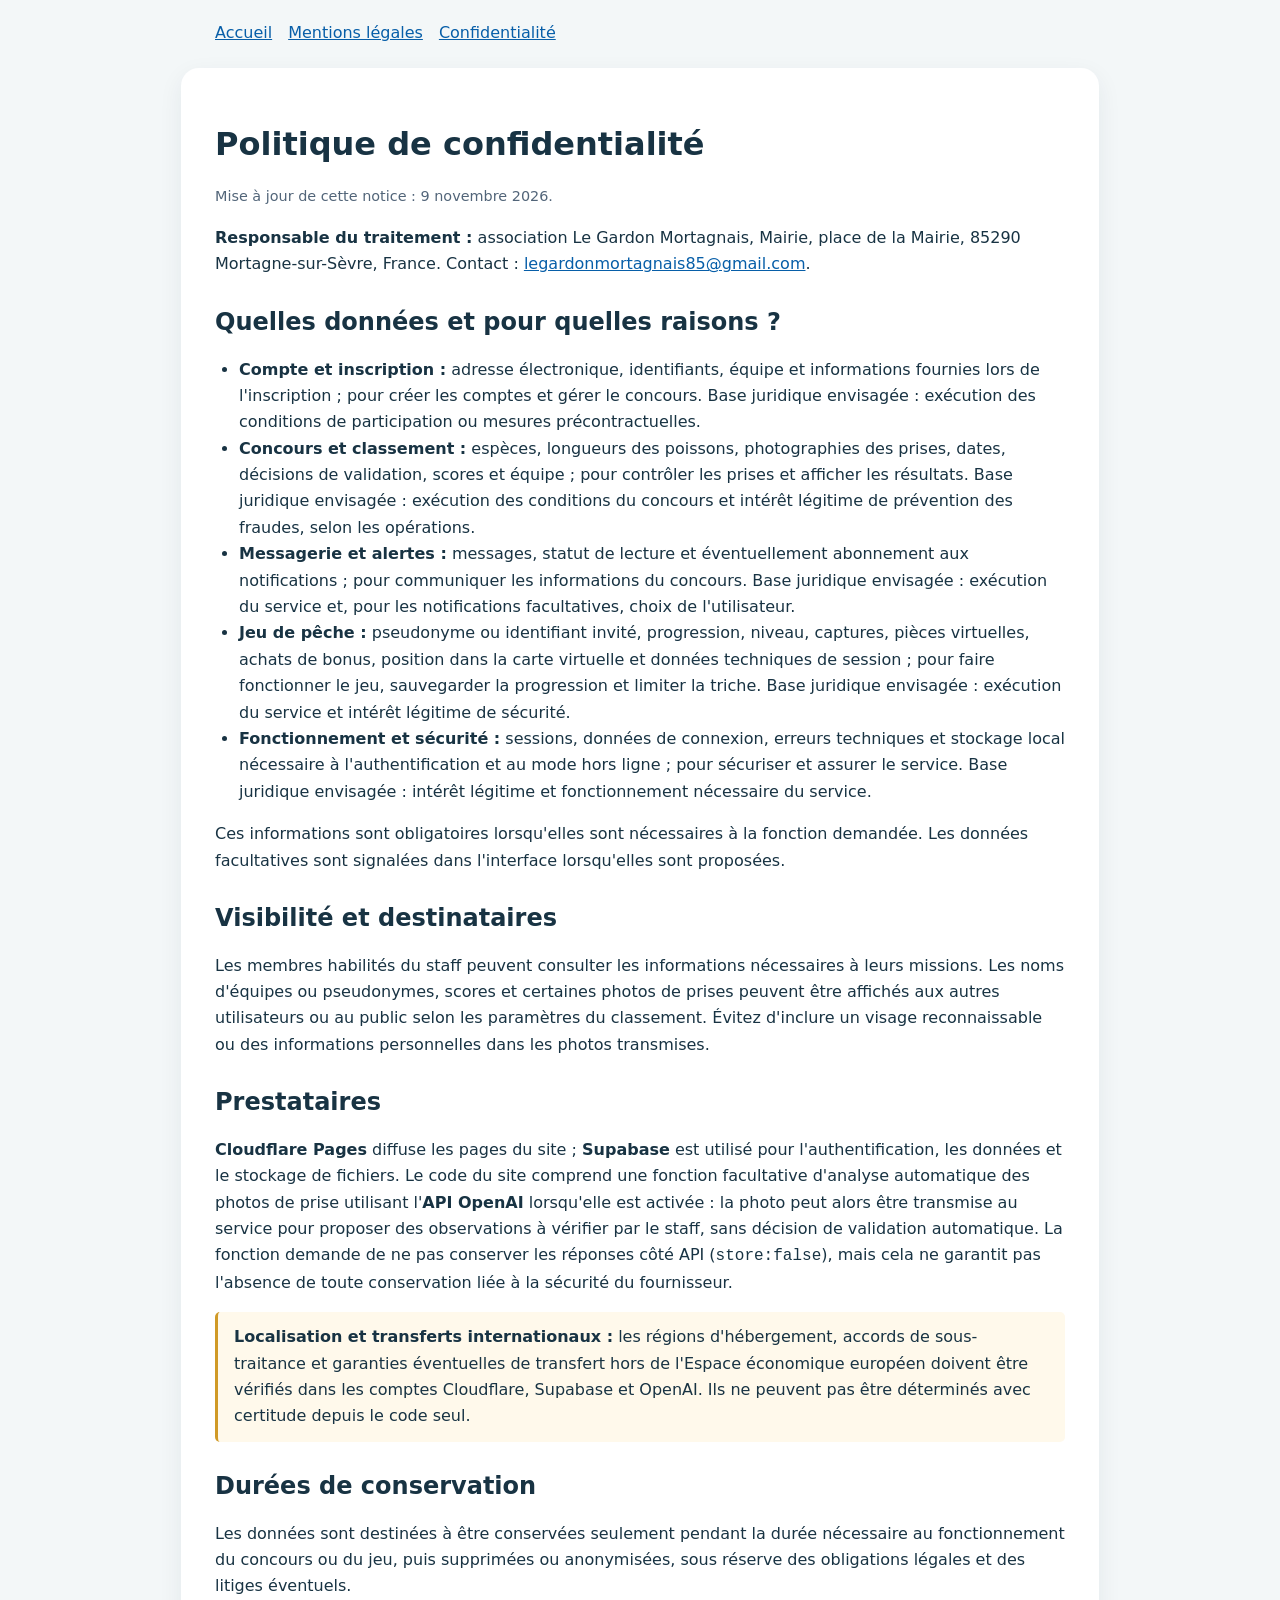
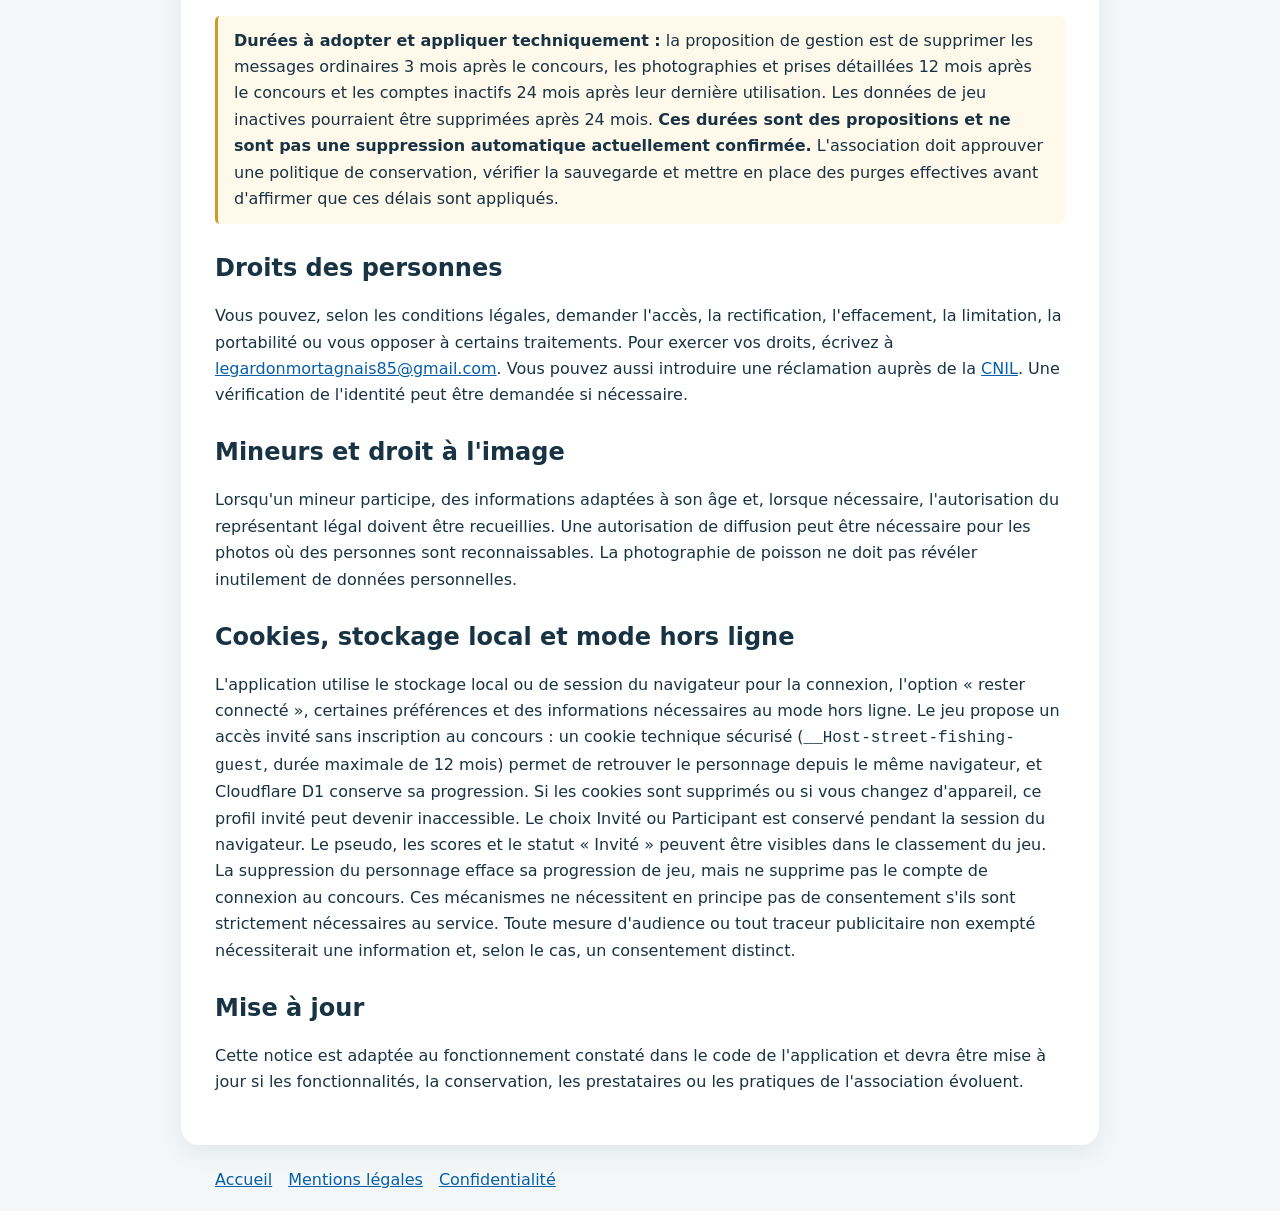
<file: confidentialite.html>
<!doctype html><html lang="fr"><head><meta charset="utf-8"><meta name="viewport" content="width=device-width,initial-scale=1"><title>Confidentialité · Street Fishing Mortagne 2027</title><style>body{margin:0;background:#f3f7f8;color:#183343;font:16px/1.65 system-ui,-apple-system,Arial,sans-serif}main{max-width:850px;margin:22px auto;padding:34px;background:white;border-radius:18px;box-shadow:0 8px 25px #142d4112}a{color:#075ea8}h1,h2{line-height:1.25}h1{font-size:2rem}h2{margin-top:1.8rem}nav{max-width:850px;margin:20px auto;padding:0 16px}nav a{margin-right:16px}.note{border-left:3px solid #d09a27;background:#fff9eb;padding:12px 16px;border-radius:5px}.meta{color:#526579;font-size:.9rem}ul{padding-left:1.5em}@media(max-width:600px){main{margin:8px;padding:20px;border-radius:12px}}</style></head><body><nav><a href="/">Accueil</a><a href="/mentions-legales.html">Mentions légales</a><a href="/confidentialite.html">Confidentialité</a></nav><main><h1>Politique de confidentialité</h1><p class="meta">Mise à jour de cette notice : 9 novembre 2026.</p><p><strong>Responsable du traitement :</strong> association Le Gardon Mortagnais, Mairie, place de la Mairie, 85290 Mortagne-sur-Sèvre, France. Contact : <a href="mailto:legardonmortagnais85@gmail.com">legardonmortagnais85@gmail.com</a>.</p><h2>Quelles données et pour quelles raisons ?</h2><ul><li><strong>Compte et inscription :</strong> adresse électronique, identifiants, équipe et informations fournies lors de l'inscription ; pour créer les comptes et gérer le concours. Base juridique envisagée : exécution des conditions de participation ou mesures précontractuelles.</li><li><strong>Concours et classement :</strong> espèces, longueurs des poissons, photographies des prises, dates, décisions de validation, scores et équipe ; pour contrôler les prises et afficher les résultats. Base juridique envisagée : exécution des conditions du concours et intérêt légitime de prévention des fraudes, selon les opérations.</li><li><strong>Messagerie et alertes :</strong> messages, statut de lecture et éventuellement abonnement aux notifications ; pour communiquer les informations du concours. Base juridique envisagée : exécution du service et, pour les notifications facultatives, choix de l'utilisateur.</li><li><strong>Jeu de pêche :</strong> pseudonyme ou identifiant invité, progression, niveau, captures, pièces virtuelles, achats de bonus, position dans la carte virtuelle et données techniques de session ; pour faire fonctionner le jeu, sauvegarder la progression et limiter la triche. Base juridique envisagée : exécution du service et intérêt légitime de sécurité.</li><li><strong>Fonctionnement et sécurité :</strong> sessions, données de connexion, erreurs techniques et stockage local nécessaire à l'authentification et au mode hors ligne ; pour sécuriser et assurer le service. Base juridique envisagée : intérêt légitime et fonctionnement nécessaire du service.</li></ul><p>Ces informations sont obligatoires lorsqu'elles sont nécessaires à la fonction demandée. Les données facultatives sont signalées dans l'interface lorsqu'elles sont proposées.</p><h2>Visibilité et destinataires</h2><p>Les membres habilités du staff peuvent consulter les informations nécessaires à leurs missions. Les noms d'équipes ou pseudonymes, scores et certaines photos de prises peuvent être affichés aux autres utilisateurs ou au public selon les paramètres du classement. Évitez d'inclure un visage reconnaissable ou des informations personnelles dans les photos transmises.</p><h2>Prestataires</h2><p><strong>Cloudflare Pages</strong> diffuse les pages du site ; <strong>Supabase</strong> est utilisé pour l'authentification, les données et le stockage de fichiers. Le code du site comprend une fonction facultative d'analyse automatique des photos de prise utilisant l'<strong>API OpenAI</strong> lorsqu'elle est activée : la photo peut alors être transmise au service pour proposer des observations à vérifier par le staff, sans décision de validation automatique. La fonction demande de ne pas conserver les réponses côté API (<code>store:false</code>), mais cela ne garantit pas l'absence de toute conservation liée à la sécurité du fournisseur.</p><p class="note"><strong>Localisation et transferts internationaux :</strong> les régions d'hébergement, accords de sous-traitance et garanties éventuelles de transfert hors de l'Espace économique européen doivent être vérifiés dans les comptes Cloudflare, Supabase et OpenAI. Ils ne peuvent pas être déterminés avec certitude depuis le code seul.</p><h2>Durées de conservation</h2><p>Les données sont destinées à être conservées seulement pendant la durée nécessaire au fonctionnement du concours ou du jeu, puis supprimées ou anonymisées, sous réserve des obligations légales et des litiges éventuels.</p><p class="note"><strong>Durées à adopter et appliquer techniquement :</strong> la proposition de gestion est de supprimer les messages ordinaires 3 mois après le concours, les photographies et prises détaillées 12 mois après le concours et les comptes inactifs 24 mois après leur dernière utilisation. Les données de jeu inactives pourraient être supprimées après 24 mois. <strong>Ces durées sont des propositions et ne sont pas une suppression automatique actuellement confirmée.</strong> L'association doit approuver une politique de conservation, vérifier la sauvegarde et mettre en place des purges effectives avant d'affirmer que ces délais sont appliqués.</p><h2>Droits des personnes</h2><p>Vous pouvez, selon les conditions légales, demander l'accès, la rectification, l'effacement, la limitation, la portabilité ou vous opposer à certains traitements. Pour exercer vos droits, écrivez à <a href="mailto:legardonmortagnais85@gmail.com">legardonmortagnais85@gmail.com</a>. Vous pouvez aussi introduire une réclamation auprès de la <a href="https://www.cnil.fr/fr/plaintes">CNIL</a>. Une vérification de l'identité peut être demandée si nécessaire.</p><h2>Mineurs et droit à l'image</h2><p>Lorsqu'un mineur participe, des informations adaptées à son âge et, lorsque nécessaire, l'autorisation du représentant légal doivent être recueillies. Une autorisation de diffusion peut être nécessaire pour les photos où des personnes sont reconnaissables. La photographie de poisson ne doit pas révéler inutilement de données personnelles.</p><h2>Cookies, stockage local et mode hors ligne</h2><p>L'application utilise le stockage local ou de session du navigateur pour la connexion, l'option « rester connecté », certaines préférences et des informations nécessaires au mode hors ligne. Le jeu propose un accès invité sans inscription au concours : un cookie technique sécurisé (<code>__Host-street-fishing-guest</code>, durée maximale de 12 mois) permet de retrouver le personnage depuis le même navigateur, et Cloudflare D1 conserve sa progression. Si les cookies sont supprimés ou si vous changez d'appareil, ce profil invité peut devenir inaccessible. Le choix Invité ou Participant est conservé pendant la session du navigateur. Le pseudo, les scores et le statut « Invité » peuvent être visibles dans le classement du jeu. La suppression du personnage efface sa progression de jeu, mais ne supprime pas le compte de connexion au concours. Ces mécanismes ne nécessitent en principe pas de consentement s'ils sont strictement nécessaires au service. Toute mesure d'audience ou tout traceur publicitaire non exempté nécessiterait une information et, selon le cas, un consentement distinct.</p><h2>Mise à jour</h2><p>Cette notice est adaptée au fonctionnement constaté dans le code de l'application et devra être mise à jour si les fonctionnalités, la conservation, les prestataires ou les pratiques de l'association évoluent.</p></main><nav><a href="/">Accueil</a><a href="/mentions-legales.html">Mentions légales</a><a href="/confidentialite.html">Confidentialité</a></nav></body></html>
</file>
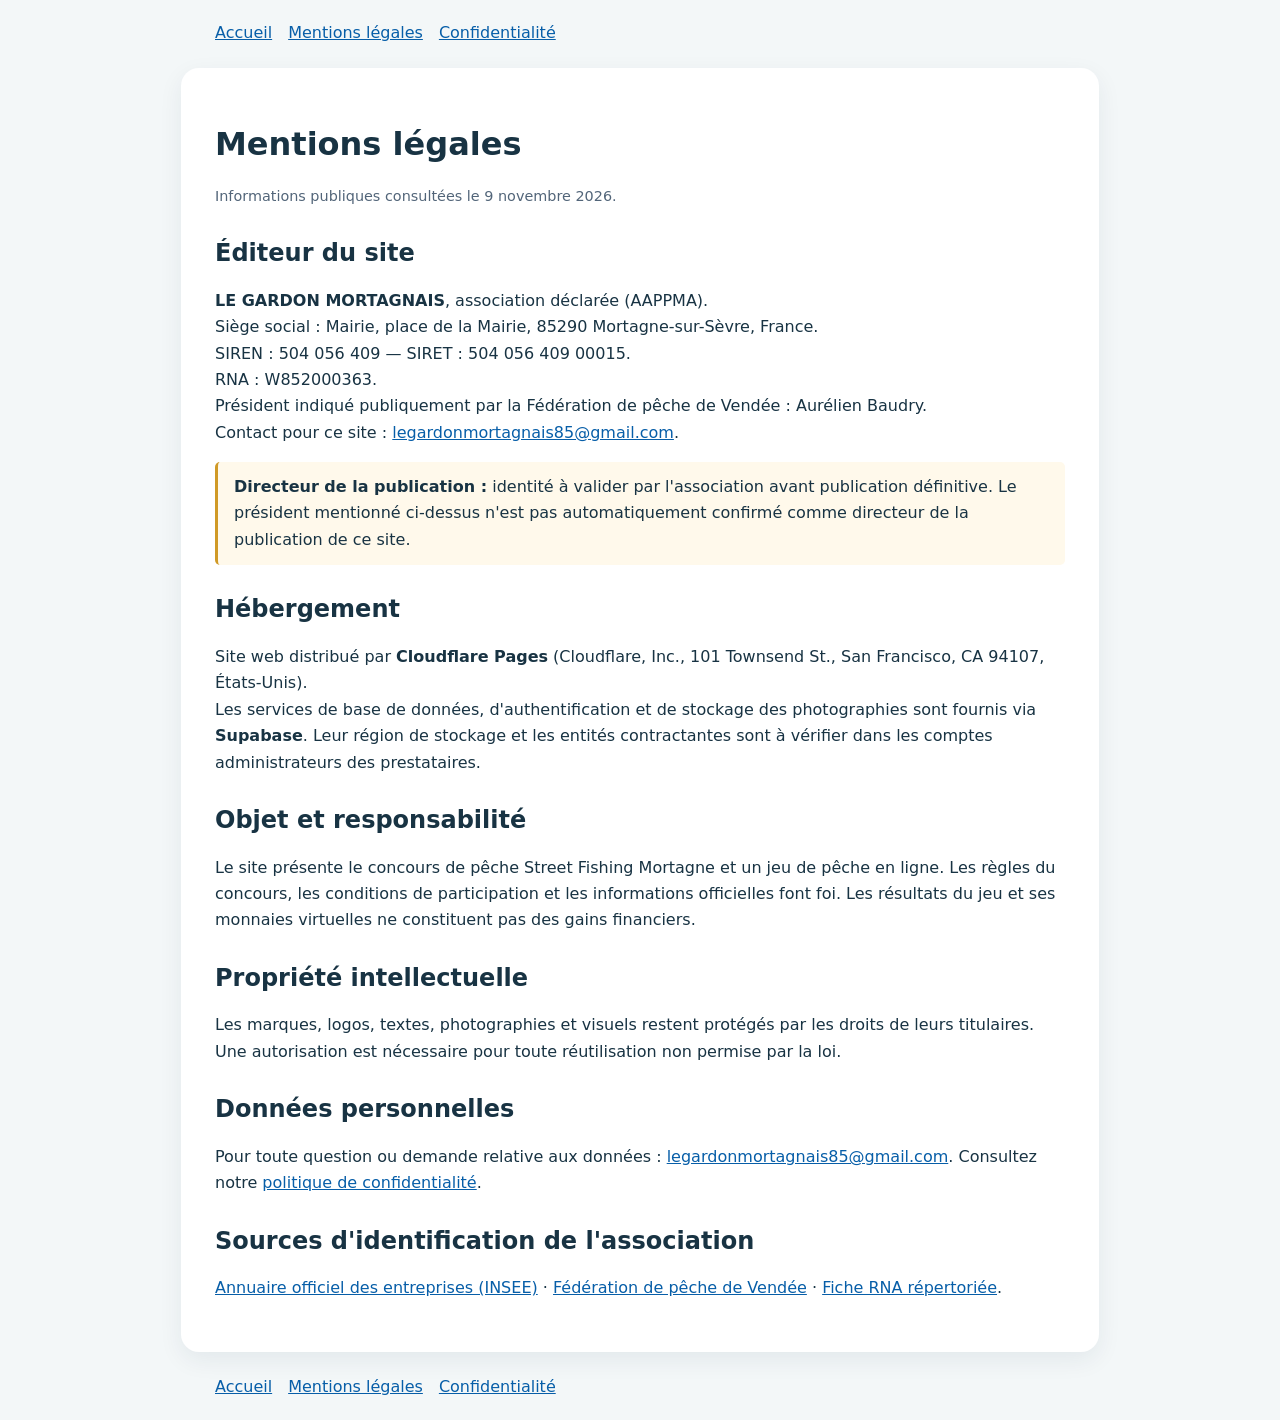
<file: mentions-legales.html>
<!doctype html><html lang="fr"><head><meta charset="utf-8"><meta name="viewport" content="width=device-width,initial-scale=1"><title>Mentions légales · Street Fishing Mortagne 2027</title><style>body{margin:0;background:#f3f7f8;color:#183343;font:16px/1.65 system-ui,-apple-system,Arial,sans-serif}main{max-width:850px;margin:22px auto;padding:34px;background:white;border-radius:18px;box-shadow:0 8px 25px #142d4112}a{color:#075ea8}h1,h2{line-height:1.25}h1{font-size:2rem}h2{margin-top:1.8rem}nav{max-width:850px;margin:20px auto;padding:0 16px}nav a{margin-right:16px}.note{border-left:3px solid #d09a27;background:#fff9eb;padding:12px 16px;border-radius:5px}.meta{color:#526579;font-size:.9rem}ul{padding-left:1.5em}@media(max-width:600px){main{margin:8px;padding:20px;border-radius:12px}}</style></head><body><nav><a href="/">Accueil</a><a href="/mentions-legales.html">Mentions légales</a><a href="/confidentialite.html">Confidentialité</a></nav><main><h1>Mentions légales</h1><p class="meta">Informations publiques consultées le 9 novembre 2026.</p><h2>Éditeur du site</h2><p><strong>LE GARDON MORTAGNAIS</strong>, association déclarée (AAPPMA).<br>Siège social : Mairie, place de la Mairie, 85290 Mortagne-sur-Sèvre, France.<br>SIREN : 504 056 409 — SIRET : 504 056 409 00015.<br>RNA : W852000363.<br>Président indiqué publiquement par la Fédération de pêche de Vendée : Aurélien Baudry.<br>Contact pour ce site : <a href="mailto:legardonmortagnais85@gmail.com">legardonmortagnais85@gmail.com</a>.</p><p class="note"><strong>Directeur de la publication :</strong> identité à valider par l'association avant publication définitive. Le président mentionné ci-dessus n'est pas automatiquement confirmé comme directeur de la publication de ce site.</p><h2>Hébergement</h2><p>Site web distribué par <strong>Cloudflare Pages</strong> (Cloudflare, Inc., 101 Townsend St., San Francisco, CA 94107, États-Unis).<br>Les services de base de données, d'authentification et de stockage des photographies sont fournis via <strong>Supabase</strong>. Leur région de stockage et les entités contractantes sont à vérifier dans les comptes administrateurs des prestataires.</p><h2>Objet et responsabilité</h2><p>Le site présente le concours de pêche Street Fishing Mortagne et un jeu de pêche en ligne. Les règles du concours, les conditions de participation et les informations officielles font foi. Les résultats du jeu et ses monnaies virtuelles ne constituent pas des gains financiers.</p><h2>Propriété intellectuelle</h2><p>Les marques, logos, textes, photographies et visuels restent protégés par les droits de leurs titulaires. Une autorisation est nécessaire pour toute réutilisation non permise par la loi.</p><h2>Données personnelles</h2><p>Pour toute question ou demande relative aux données : <a href="mailto:legardonmortagnais85@gmail.com">legardonmortagnais85@gmail.com</a>. Consultez notre <a href="/confidentialite.html">politique de confidentialité</a>.</p><h2>Sources d'identification de l'association</h2><p><a href="https://annuaire-entreprises.data.gouv.fr/entreprise/le-gardon-mortagnais-504056409">Annuaire officiel des entreprises (INSEE)</a> · <a href="https://federation-peche-vendee.fr/association/le-gardon-mortagnais/">Fédération de pêche de Vendée</a> · <a href="https://asso-info.fr/le-gardon-mortagnais">Fiche RNA répertoriée</a>.</p></main><nav><a href="/">Accueil</a><a href="/mentions-legales.html">Mentions légales</a><a href="/confidentialite.html">Confidentialité</a></nav></body></html>
</file>
<file: jeu/hud.css>
/* v174 — HUD Arcade Or. Vraies commandes conservées, carte toujours jouable. */
.hud-v160{--v174-gold:#f7d477;--v174-teal:#062e30;--v174-cream:#fff8e5;--v174-glow:#29e8f2;--v174-border:#ebd49a;--v174-side-width:clamp(43px,12.8vw,62px);--sf-head-bottom:81px;color:var(--v174-cream);}
.hud-v160 button{-webkit-tap-highlight-color:transparent}
.hud-v160 .top:not(.hud-panel-positioned){display:flex!important;align-items:flex-start!important;justify-content:space-between!important;width:100%!important;gap:clamp(3px,1vw,9px)!important;max-width:100%!important;min-height:72px!important;position:relative;z-index:11;}
.hud-v160 #playerStats:not(.hud-panel-positioned){border:0!important;border-radius:0!important;background:transparent!important;box-shadow:none!important;padding:0!important;min-height:65px!important;max-width:clamp(145px,47vw,385px)!important;gap:clamp(5px,1vw,10px)!important;flex:1 1 0!important;align-items:center!important;}
.hud-v160 .hud-avatar{border:2.4px solid #ffdc75!important;box-shadow:0 0 0 2px #113f3d,0 2px 9px #001b1dba,inset 0 1px 1px #fff!important;outline:none!important;width:clamp(40px,11vw,74px)!important;height:clamp(40px,11vw,74px)!important;max-width:none!important;flex:none!important;}
.hud-v160 .hud-personal{gap:4px!important;flex:1;min-width:0;justify-content:center}
.hud-v160 #profileBtn{font:900 clamp(11px,3.6vw,21px)/1.12 system-ui!important;text-shadow:0 2px 2px #001b1f!important;white-space:nowrap!important;overflow:hidden!important;text-overflow:ellipsis!important;}
.hud-v160 #profileBtn:after{content:' 👑';font-size:.82em;color:#ffd85a}
.hud-v160 .account-kind{display:none!important}
.hud-v160 .hud-profile-meta{gap:3px!important;font-size:9px!important;justify-content:flex-start!important;flex-wrap:wrap;}
.hud-v160 .hud-level{padding:2px 5px!important;border:1.5px solid var(--v174-gold)!important;background:#164a42!important;color:#ffe69d!important;border-radius:999px!important;font:850 clamp(9px,2.7vw,12px)/1.2 system-ui!important;}
.hud-v160 .hud-level b{font-size:1.12em!important}
.hud-v160 .hud-xp-number{font-size:0!important;color:#e7fff5!important}
.hud-v160 .hud-xp-number small{font:700 clamp(8px,2.25vw,12px)/1.2 system-ui!important;color:#d8f9ef!important}
.hud-v160 .hud-xpbar{height:7px!important;border:1px solid #9fb3a8!important;background:#00191e!important;box-shadow:inset 0 1px 4px #000!important;border-radius:99px!important;}
.hud-v160 .hud-xpbar i{background:linear-gradient(90deg,#08bfff,#79f8e2)!important;box-shadow:0 0 7px #23ddff}
.hud-v160 .hud-profile .hud-wallet,.hud-v160 .hud-extra-stats{display:none!important}
.hud-v160 .sf-top-resources{pointer-events:auto;display:flex;justify-content:center;align-items:flex-start;gap:clamp(3px,.8vw,8px);min-width:0;flex:none;padding-top:4px}
.hud-v160 .sf-resource{height:clamp(29px,7.5vw,42px);display:flex;align-items:center;justify-content:center;gap:3px;min-width:0;padding:2px 5px;background:linear-gradient(170deg,#11464b,#051c29);border:1.5px solid #b7beac;border-radius:999px;box-shadow:inset 0 1px 0 #c4ffff24,0 2px 5px #00151aaf;color:white;font:900 clamp(10px,2.75vw,16px)/1 system-ui;white-space:nowrap;font-variant-numeric:tabular-nums;}
.hud-v160 .sf-resource span{font-size:clamp(14px,3.6vw,20px);line-height:1}
.hud-v160 .sf-resource b{overflow:hidden;text-overflow:ellipsis;max-width:56px}
.hud-v160 .sf-resource i{border-radius:50%;background:linear-gradient(#12d26d,#008849);font:900 clamp(13px,3.6vw,18px)/1 system-ui;width:18px;height:18px;display:grid;place-items:center;font-style:normal;box-shadow:0 1px 2px #002e1b}
.hud-v160 #hudNavigation:not(.hud-panel-positioned){flex:none!important;max-width:none!important;gap:0!important;justify-content:flex-end!important;padding-top:1px}
.hud-v160 #hudNavigation #hudSettingsBtn,.hud-v160 #hudNavigation #mapBtn{display:none!important}
.hud-v160 #hudNavigation .hud-icon#menuBtn{height:clamp(38px,10vw,56px)!important;width:clamp(37px,10vw,56px)!important;min-width:0!important;padding:3px!important;display:flex!important;border:1.7px solid #dbd3aa!important;border-radius:13px!important;background:linear-gradient(160deg,#0c3940,#051e27)!important;box-shadow:0 3px 0 #03171d,0 5px 10px #00131bc4!important;}
.hud-v160 #menuBtn svg{width:clamp(22px,6vw,30px)!important;height:clamp(22px,6vw,30px)!important}
.hud-v160 #menuBtn span{display:none}
.hud-v160 #menuBtn:after{content:'';position:absolute;top:0;right:0;transform:translate(23%,-18%);width:9px;height:9px;border-radius:50%;background:#ff4954;box-shadow:0 0 2px #fff6e7;border:1px solid #fee4d4}
/* Six pictogrammes alignés comme la référence ; l'interface existante reste sous le capot. */
.hud-v160 .sf-quick-nav:not(.hud-panel-positioned){position:absolute!important;left:max(7px,env(safe-area-inset-left))!important;right:max(7px,env(safe-area-inset-right))!important;top:calc(var(--sf-head-bottom) + 2px)!important;width:calc(100% - max(14px,env(safe-area-inset-left) + env(safe-area-inset-right)))!important;transform:none!important;}
.hud-v160 .sf-quick-nav{grid-template-columns:repeat(6,minmax(0,1fr))!important;gap:clamp(3px,.85vw,9px)!important;z-index:10!important;}
.hud-v160 .sf-quick-button{padding:4px 1px!important;min-height:clamp(50px,13.5vw,73px)!important;gap:3px!important;display:flex!important;flex-direction:column;justify-content:center;border:1.4px solid #bfc8b5!important;border-radius:clamp(10px,3vw,15px)!important;background:linear-gradient(155deg,#0a4142f5,#031c2bf9)!important;box-shadow:0 3px 0 #00151f,0 5px 8px #00151a8f,inset 0 1px 0 #ffffff28!important;color:#fcfcf0!important;font:850 clamp(7px,2.35vw,12px)/1.06 system-ui!important;white-space:normal!important;overflow:visible!important;text-shadow:0 1px 2px #001822!important;}
.hud-v160 .sf-quick-emoji{font-size:clamp(19px,5.3vw,29px)!important;filter:drop-shadow(0 2px 2px #001017)!important;line-height:1!important;}
.hud-v160 #sfLegendQuick{border-color:#ffda6d!important;background:linear-gradient(160deg,#37502c,#103625 45%,#091f27)!important;box-shadow:0 0 0 1px #e9bb50,0 0 13px #ffba2299,inset 0 0 12px #e9ce443c!important;color:#ffe991!important;}
.hud-v160 #sfLegendQuick .sf-quick-emoji{filter:drop-shadow(0 0 7px #ffc85f)!important}
.hud-v160 .sf-featured-fish:not(.hud-panel-positioned){position:absolute!important;top:calc(var(--sf-head-bottom) + clamp(58px,14.3vw,80px))!important;left:max(8px,env(safe-area-inset-left))!important;right:max(8px,env(safe-area-inset-right))!important;width:auto!important;max-width:none!important;min-height:clamp(48px,12.8vw,69px)!important;}
.hud-v160 .sf-featured-fish{z-index:9!important;display:flex;align-items:center;overflow:hidden!important;gap:clamp(5px,1.4vw,13px)!important;padding:3px clamp(6px,1.8vw,16px) 3px 2px!important;border:1.6px solid #ffda74!important;border-radius:clamp(13px,3.5vw,20px)!important;background:linear-gradient(90deg,#04454cfa,#042132f9 48%,#062632fc)!important;box-shadow:0 0 0 1px #eaa94d82,0 3px 13px #00121db3,inset 0 1px 0 #e6e7a847!important;color:#fff6d6;}
.hud-v160 .sf-featured-art{flex:none;display:block;width:clamp(65px,20vw,137px);height:clamp(45px,12vw,68px);font-size:0!important;overflow:hidden;position:relative;}
.hud-v160 .sf-featured-art img{height:100%;width:100%;object-fit:cover;object-position:23% 43%;display:block;mask-image:linear-gradient(90deg,#000 50%,transparent 100%);}
.hud-v160 .sf-featured-info{min-width:0;flex:1;align-self:center;gap:3px!important;}
.hud-v160 .sf-featured-info strong{display:block!important;color:#ffe67c!important;font:900 clamp(11px,3.65vw,20px)/1.05 system-ui!important;white-space:nowrap!important;overflow:hidden;text-overflow:ellipsis;text-shadow:0 2px 3px #051823!important}
.hud-v160 .sf-featured-info small{font:700 clamp(9px,2.6vw,14px)/1.16 system-ui!important;color:#fff8e9!important;white-space:nowrap;}
.hud-v160 .sf-daily-clock{flex:none;display:flex;gap:3px;align-items:center;justify-content:center;padding:4px 5px;border:1px solid #f7d082a8;border-radius:999px;color:#fff5cf;background:#062632aa;font:800 clamp(9px,2.5vw,13px)/1 system-ui;white-space:nowrap;}
.hud-v160 .sf-daily-clock span{color:#ffd453;font-size:clamp(13px,3.3vw,18px)}
.hud-v160 .sf-featured-next{font-size:clamp(15px,4vw,21px);font-weight:900;color:#f6d37e}
/* Raccourcis contextuels : 4 petits onglets sur la BERGE, pas au milieu de l'eau. */
.hud-v160 .sf-side-rail{position:absolute;left:max(7px,env(safe-area-inset-left));top:clamp(252px,38vh,520px);display:flex;flex-direction:column;gap:7px;z-index:6;pointer-events:auto;}
.hud-v160 .sf-side-rail button{position:relative;width:var(--v174-side-width);height:clamp(53px,13.5vw,71px);padding:3px 1px;display:flex;flex-direction:column;align-items:center;justify-content:center;gap:3px;border:1.7px solid #f5d68f;border-radius:clamp(12px,3.1vw,18px);background:linear-gradient(140deg,#0b4140f6,#031b28fa);color:#fff9e8;box-shadow:0 3px 0 #001921,0 6px 12px #00141a88,inset 0 1px 0 #ccfff222;text-shadow:0 1px 2px #000;touch-action:manipulation;}
.hud-v160 .sf-side-rail button>span{font-size:clamp(20px,5.6vw,32px);line-height:1.1;filter:drop-shadow(0 1px 2px #001c23)}
.hud-v160 .sf-side-rail button>b{font:850 clamp(9px,2.45vw,12px)/1 system-ui}
.hud-v160 .sf-side-rail i:not([hidden]){position:absolute;right:-3px;top:-3px;width:11px;height:11px;background:#ff4558;border:1px solid #fff5dc;border-radius:50%;box-shadow:0 0 0 2px #10363c}
.hud-v160 #hudGoals:not(.hud-panel-positioned){display:none!important}
.hud-v160 #liveRanks:not(.hud-panel-positioned){top:calc(var(--sf-head-bottom) + clamp(120px,28.5vw,163px))!important;right:8px!important;left:auto!important;max-width:min(38vw,180px)!important;width:max-content!important;padding:4px 8px!important;opacity:.95!important;font-size:10px!important;z-index:4!important;}
.hud-v160 #liveRanks:not(.hud-panel-positioned)[open]{width:min(180px,42vw)!important;max-width:min(180px,42vw)!important;}
.hud-v160 #liveRanks summary{font-size:clamp(9px,2.45vw,12px)!important;min-height:20px!important;}
.hud-v160 #liveRanks #online{font-size:10px!important}
/* Le lieu est visible en petite pastille, même près d'une vraie zone de poissons. */
.hud-v160 #location:not(.hud-panel-positioned){position:absolute!important;left:auto!important;right:8px!important;top:clamp(255px,30vh,480px)!important;transform:none!important;display:flex!important;padding:4px 9px 4px 22px!important;border-radius:999px!important;max-width:58vw!important;background:#052a32e9!important;box-shadow:0 2px 9px #00182093!important;border:1.5px solid #e9d49f!important;}
.hud-v160 #location:before{content:'📍'!important;font-size:13px!important;left:4px!important;}
.hud-v160 #location #spotName{font:850 clamp(9px,2.45vw,12px)/1.1 system-ui!important;color:#fff8e9!important}
.hud-v160 #location .riverName{display:none!important}
.hud-v160 #nearbyFish:not([hidden]){z-index:7!important;display:flex;flex-direction:column;position:fixed!important;top:62vh!important;right:7px!important;left:auto!important;max-width:min(51vw,210px)!important;width:max-content!important;transform:none!important;padding:5px 8px!important;border:1.7px solid #f9d790!important;border-radius:13px!important;background:linear-gradient(130deg,#053a46fa,#08242ceF)!important;box-shadow:0 4px 14px #001920ad!important;pointer-events:none!important;font-size:10px!important;}
.hud-v160 #nearbyFish .zone-heading{color:#ffe87e!important;font:900 11px/1.2 system-ui!important}
.hud-v160 #nearbyFish .zone-fish{font:650 10px/1.25 system-ui!important;color:white!important;}
/* Zoom et lancer : même vocabulaire chromatique que les grands boutons. */
.zoomtools#hudZoom:not(.hud-panel-positioned){position:absolute!important;top:clamp(320px,44vh,600px)!important;right:max(7px,env(safe-area-inset-right))!important;left:auto!important;gap:6px!important;z-index:6!important}
.zoomtools#hudZoom button{display:flex;align-items:center;justify-content:center;width:clamp(36px,10vw,49px)!important;height:clamp(36px,10vw,49px)!important;border:1.6px solid #efd38b!important;border-radius:14px!important;background:linear-gradient(150deg,#084344f5,#031e2cf7)!important;color:#f8e3a3!important;box-shadow:0 2px 0 #00222b,0 4px 9px #00151ab8!important;font-size:clamp(23px,6vw,30px)!important;font-weight:800;}
.hud-v160 #hudFishing:not(.hud-panel-positioned){bottom:max(13px,calc(env(safe-area-inset-bottom) + 8px))!important;z-index:10!important;}
.hud-v160 #hudFishing .bottom .controls,.hud-v160 #hudFishing .bottom:has(#meters:not([hidden])) .controls{max-width:min(630px,100%)!important;min-height:clamp(64px,17vw,82px)!important;padding:6px 8px!important;border:2px solid #ffda78!important;border-radius:999px!important;background:linear-gradient(140deg,#043c40fb,#031d27fa 50%,#053436fa)!important;box-shadow:0 4px 0 #ae832f,0 7px 14px #00192198,inset 0 1px 5px #b7e4d626!important;}
.hud-v160 #hudFishing .controls .modePicker{font-size:clamp(9px,2.6vw,13px)!important;color:#fffaf0!important;font-weight:850!important}
.hud-v160 #hudFishing .controls .modePicker select{min-height:clamp(31px,8vw,39px)!important;height:auto!important;border:1.7px solid #48ee8e!important;border-radius:999px!important;background:linear-gradient(#078749,#04612c)!important;color:white!important;box-shadow:inset 0 1px 2px #b1ffc14a,0 1px 3px #001a1c!important;font:850 clamp(10px,3vw,14px)/1.1 system-ui!important;}
.hud-v160 #hudFishing .controls .portrait-lure{color:#fff!important;font:850 clamp(10px,2.8vw,15px)/1.1 system-ui!important;text-shadow:0 1px 1px #001723!important}
.hud-v160 #hudFishing .controls .portrait-lure:before{content:'🐟'!important;filter:drop-shadow(0 0 5px #00eaff66)}
.hud-v160 #hudFishing .controls #action{height:clamp(50px,13vw,66px)!important;min-height:50px!important;border:2.3px solid #ffdc71!important;border-radius:999px!important;background:linear-gradient(#15ae5c,#077b3c 56%,#04602e)!important;box-shadow:0 3px 0 #bd8d32,inset 0 2px 5px #b8ffc751,0 0 6px #dbbc5a88!important;font:900 clamp(12px,3.6vw,19px)/1 system-ui!important;color:#fff!important;}
.hud-v160 #hudFishing .controls #action:before{content:'🎣'!important;font-size:clamp(14px,4.2vw,20px)!important}
.hud-v160 #hudFishing .hint{font-size:10px!important;background:#062c35d9!important;border:1px solid #d9c98d7e!important;}
#floatingDuel:not([hidden]){top:68%;}
/* L'édition manuelle du HUD existant a priorité sur nos positions par défaut. */
body.hud-editing .sf-side-rail{display:flex!important}
body.hud-editing .hud-v160 #hudGoals{display:flex!important}
body.hud-editing .hud-v160 #hudNavigation #hudSettingsBtn{display:flex!important}
.hud-v160 :is(.sf-resource,.sf-side-rail button,.sf-quick-button,.sf-featured-fish):focus-visible{outline:3px solid #fff4a6!important;outline-offset:2px!important}
@media(max-width:360px){
 .hud-v160 #playerStats:not(.hud-panel-positioned){max-width:46vw!important}
 .hud-v160 .sf-resource{padding:2px 3px!important;gap:1px!important;font-size:9px!important}
 .hud-v160 .sf-resource i{width:14px;height:14px;font-size:12px}
 .hud-v160 .sf-top-resources{gap:2px}
 .hud-v160 .sf-featured-art{width:58px!important}
 .hud-v160 .sf-daily-clock{font-size:8px!important;padding-inline:2px!important}
 .hud-v160 .sf-featured-next{display:none!important}
 .hud-v160 .sf-quick-button{font-size:7.5px!important}
 .hud-v160 .sf-side-rail{top:34vh!important;gap:5px!important}
 .hud-v160 .sf-side-rail button{height:50px!important}
 .zoomtools#hudZoom:not(.hud-panel-positioned){top:43vh!important}
 .hud-v160 #hudFishing .bottom .controls{grid-template-columns:minmax(62px,.88fr) minmax(0,1.1fr) minmax(84px,1fr)!important}
}
@media(min-width:701px){
 .hud-v160 .top:not(.hud-panel-positioned){max-width:940px!important;min-height:82px!important;gap:13px!important;}
 .hud-v160 .sf-resource{padding-inline:10px!important;gap:6px!important}
 .hud-v160 .sf-top-resources{gap:10px!important;}
 .hud-v160 .sf-quick-nav:not(.hud-panel-positioned){left:24px!important;right:auto!important;width:min(800px,calc(100% - 48px))!important}
 .hud-v160 .sf-featured-fish:not(.hud-panel-positioned){left:24px!important;right:auto!important;width:min(700px,calc(100% - 48px))!important}
 .hud-v160 .sf-side-rail{left:24px;top:34vh}
 .hud-v160 #hudFishing:not(.hud-panel-positioned){width:min(630px,calc(100vw - 48px))!important;max-width:630px!important;margin-inline:auto!important;left:50%!important;right:auto!important;transform:translateX(-50%)!important}
 .hud-v160 #location:not(.hud-panel-positioned){right:3vw!important;top:calc(var(--sf-head-bottom) + 200px)!important}
 .zoomtools#hudZoom:not(.hud-panel-positioned){right:3vw!important}
}
@media(orientation:landscape) and (max-height:550px){
 .hud-v160 .top:not(.hud-panel-positioned){min-height:53px!important;max-width:min(440px,54vw)!important}
 .hud-v160 #playerStats:not(.hud-panel-positioned){max-width:28vw!important}
 .hud-v160 .hud-avatar{width:40px!important;height:40px!important}
 .hud-v160 .sf-resource{height:30px!important}
 .hud-v160 .sf-quick-nav:not(.hud-panel-positioned){left:auto!important;right:10px!important;top:7px!important;width:min(370px,43vw)!important;transform:none!important}
 .hud-v160 .sf-quick-button{min-height:43px!important}
 .hud-v160 .sf-featured-fish:not(.hud-panel-positioned){top:calc(var(--sf-head-bottom) + 3px)!important;left:10px!important;width:min(340px,43vw)!important;min-height:37px!important;right:auto!important}
 .hud-v160 .sf-featured-art{height:32px!important;width:50px!important}
 .hud-v160 .sf-daily-clock{font-size:9px}
 .hud-v160 .sf-side-rail{top:37vh!important;left:10px!important;flex-direction:column;gap:3px}
 .hud-v160 .sf-side-rail button{height:35px!important;width:51px!important;flex-direction:row;gap:1px}
 .hud-v160 .sf-side-rail button>span{font-size:18px}
 .hud-v160 .sf-side-rail button>b{font-size:8px}
 .hud-v160 #liveRanks:not(.hud-panel-positioned){top:65px!important;right:10px!important}
 .hud-v160 #location:not(.hud-panel-positioned){top:29vh!important}
 .zoomtools#hudZoom:not(.hud-panel-positioned){top:38vh!important}
 .zoomtools#hudZoom button{width:32px!important;height:32px!important}
 .hud-v160 #hudFishing:not(.hud-panel-positioned){width:min(480px,46vw)!important;right:9px!important;left:auto!important;bottom:6px!important;transform:none!important}
 .hud-v160 #hudFishing .bottom .controls{min-height:50px!important;padding:3px 5px!important}
 .hud-v160 #hudFishing .controls #action{height:42px!important;min-height:42px!important}
 .hud-v160 #hudFishing .hint{display:none!important}
 .hud-v160 #nearbyFish:not([hidden]){top:40vh!important;right:65px!important}
}
@media(prefers-reduced-motion:reduce){.hud-v160 *{animation-duration:.01ms!important;transition-duration:.01ms!important}}
/* Bandeau supérieur opaque pour la lisibilité, même quand le village passe derrière. */
.hud-v160:before{content:'';position:absolute;top:0;left:0;right:0;height:calc(var(--sf-head-bottom) + clamp(58px,14.3vw,80px));z-index:0;background:linear-gradient(160deg,#052d32f9,#021f27f7 75%,#063738e8);border-bottom:1px solid #b6b9836c;box-shadow:0 4px 13px #00171a54;pointer-events:none}
.hud-v160 #menuBtn:after{display:none}
.hud-v160 #menuBtn[data-has-notice="true"]:after{display:block}
@media (orientation:landscape) and (max-height:550px){.hud-v160:before{height:61px}}

/* Le bloc des quatre boutons est lui aussi déplaçable depuis Paramètres → Déplacer. */
.hud-v160 #sfSideRail.hud-panel-positioned{position:fixed!important;top:var(--hud-y)!important;left:var(--hud-x)!important;right:auto!important;bottom:auto!important;width:var(--hud-w)!important;max-width:min(90px,24vw)!important;z-index:12!important}

/* v175: navigation claire, cinq vraies destinations; colonne de gauche supprimée. */
.hud-v160 .sf-quick-nav{grid-template-columns:repeat(5,minmax(0,1fr))!important;}
.hud-v160 .sf-quick-button{font-size:clamp(8px,2.6vw,13px)!important;min-height:clamp(50px,13.5vw,73px)!important;}
.hud-v160 .sf-resource{cursor:default;}
.hud-v160 .sf-side-rail,.hud-v160 #sfSideRail,
body.hud-editing .sf-side-rail{display:none!important;}
.hud-v160 #hudGoals,body.hud-editing .hud-v160 #hudGoals,
.hud-v160 #hudGoals.hud-panel-positioned{display:none!important;}
.hud-v160 #menuBtn:after,.hud-v160 #menuBtn[data-has-notice="true"]:after{display:none!important;}
@media(max-width:360px){
 .hud-v160 .sf-quick-button{font-size:clamp(8px,2.5vw,10px)!important;}
 .hud-v160 .sf-top-resources{gap:3px!important;}
}
/* The HUD editor adds a Zoom drag handle; it must never mask the + control outside edit mode. */
.zoomtools#hudZoom .hud-drag-handle{display:none!important;}
body.hud-editing .zoomtools#hudZoom .hud-drag-handle{display:block!important;}
/* Unauthenticated placeholders must not be shown with a fictitious winner crown. */
.hud-v160 #profileBtn:after{content:none!important;}
@media (orientation:landscape) and (max-height:550px){
 .hud-v160 .sf-quick-button{min-height:48px!important;font-size:9px!important;}
 .hud-v160 .sf-quick-button > span:last-of-type{white-space:nowrap!important;overflow:hidden!important;text-overflow:clip!important;}
 .hud-v160 .sf-quick-emoji{font-size:20px!important;}
}
/* Always keep main map open for touch exploration, without covering it with labels. */
.hud-v160 .sf-featured-info small{overflow:hidden;text-overflow:ellipsis;min-width:0;max-width:100%;}
.hud-v160 #liveRanks:not(.hud-panel-positioned){max-width:min(36vw,155px)!important;}


/* v179 : bandeau poisson unique plus voyant. */
.hud-v160 .sf-featured-fish[data-active="true"]{background:linear-gradient(90deg,#17544f,#0a2735 48%,#10354a)!important;}
.hud-v160 .sf-featured-fish[data-active="true"] .sf-featured-info strong{color:#fff2a0!important;text-shadow:0 0 8px #ffce5a88,0 2px 3px #051823!important;}
.hud-v160 .sf-featured-fish[data-active="true"] .sf-daily-clock{background:#183523dd!important;border-color:#ffe085!important;color:#fff6d0!important;}


/* v180 : bandeau « poisson unique » qui attire l'œil, aux couleurs du poisson. */
.hud-v160 .sf-featured-fish{--uq:#ffe866;position:relative;overflow:hidden}
.hud-v160 .sf-featured-fish .sf-featured-art svg{display:block;filter:drop-shadow(0 0 5px var(--uq))}
.hud-v160 .sf-featured-fish .sf-featured-info strong{letter-spacing:.2px}
.hud-v160 .sf-featured-fish .sf-unique-zone{color:#e7f3df!important;opacity:.92}
.hud-v160 .sf-featured-fish[data-active="false"]{border-color:#9fb98a!important;box-shadow:0 0 0 1px #0007!important}
.hud-v160 .sf-featured-fish[data-active="false"] .sf-featured-info strong{color:#dcefc9!important}
.hud-v160 .sf-featured-fish[data-active="true"]{border-color:var(--uq)!important;animation:sfUniqueGlow 1.6s ease-in-out infinite}
.hud-v160 .sf-featured-fish[data-active="true"] .sf-featured-info strong{color:var(--uq)!important;text-shadow:0 0 8px var(--uq),0 2px 3px #051823!important}
.hud-v160 .sf-featured-fish[data-active="true"]::after{content:"";position:absolute;inset:0;pointer-events:none;background:linear-gradient(105deg,transparent 35%,#ffffff55 50%,transparent 65%);transform:translateX(-120%);animation:sfUniqueShine 3.2s ease-in-out infinite}
.hud-v160 .sf-featured-fish[data-active="true"] .sf-featured-art svg{animation:sfUniqueSwim 1.8s ease-in-out infinite}
@keyframes sfUniqueGlow{0%,100%{box-shadow:0 0 0 1px var(--uq),0 0 10px color-mix(in srgb,var(--uq) 55%,transparent)}50%{box-shadow:0 0 0 2px var(--uq),0 0 24px var(--uq)}}
@keyframes sfUniqueShine{0%,55%{transform:translateX(-120%)}100%{transform:translateX(120%)}}
@keyframes sfUniqueSwim{0%,100%{transform:translateX(0) rotate(-2deg)}50%{transform:translateX(3px) rotate(2deg)}}
@media (orientation:landscape) and (max-height:550px){.hud-v160 .sf-featured-fish .sf-unique-zone{display:none}}
@media (prefers-reduced-motion:reduce){.hud-v160 .sf-featured-fish[data-active="true"],.hud-v160 .sf-featured-fish[data-active="true"]::after,.hud-v160 .sf-featured-fish[data-active="true"] .sf-featured-art svg{animation:none!important}}


/* v180 : la ligne d'aide ne pousse plus l'interface ; elle flotte au-dessus du panneau,
   et disparaît pendant tout le lancer (plus de « la ligne revient… » qui fait bouger l'écran). */
.hud-v160 #hudFishing .hint{position:absolute!important;left:50%!important;bottom:calc(100% + 8px)!important;transform:translateX(-50%)!important;margin:0!important;width:max-content;max-width:min(92vw,420px);pointer-events:none;z-index:3}
body[data-phase]:not([data-phase="walk"]) .hud-v160 #hudFishing .hint{display:none!important}

/* v180 : « Entrer » et « Équiper » flottent au-dessus du panneau de pêche :
   le panneau garde toujours la même taille, l'écran ne saute plus au lancer. */
.hud-v160 #hudFishing .controls #enterVenue:not([hidden]),
.hud-v160 #hudFishing .controls #equipSuggested:not([hidden]){position:absolute!important;left:50%!important;bottom:calc(100% + 8px)!important;transform:translateX(-50%)!important;width:max-content!important;min-width:200px;max-width:min(92vw,420px);margin:0!important;z-index:4;grid-column:auto!important;grid-row:auto!important}
.hud-v160 #hudFishing:has(#enterVenue:not([hidden])) .controls #equipSuggested:not([hidden]){bottom:calc(100% + 62px)!important}
.hud-v160 #hudFishing:has(#enterVenue:not([hidden])) .hint,.hud-v160 #hudFishing:has(#equipSuggested:not([hidden])) .hint{display:none!important}
body:has(#enterVenue:not([hidden])) #nearbyFish{display:none!important}
.hud-v160 #hudFishing .controls #action{white-space:nowrap;overflow:hidden;text-overflow:ellipsis}
.hud-v160 #hudFishing .controls #action:disabled:before{display:none!important}

/* v181 (correctif PC) : le panneau de pêche reste collé en bas même quand l'aide flotte. */
.hud-v160 #hudFishing .bottom{margin-top:auto!important}
.hud-v160 #hudFishing .controls{position:relative}
@media(min-width:701px){
  .hud-v160 #hudFishing .hint{bottom:calc(25px + 132px)!important}
}
@media(min-width:701px){
  body:not([data-setting-hide-nearby="true"]) .hud-v160 #hudFishing #nearbyFish:not([hidden]){position:absolute!important;left:50%!important;right:auto!important;top:auto!important;bottom:calc(25px + 132px + 44px)!important;transform:translateX(-50%)!important}
}


/* v182 : zone du poisson unique mise en avant dans « Zones à poissons ». */
.zone-card.zone-unique{border:2px solid var(--uq,#ffe866)!important;background:linear-gradient(135deg,#fffbe6,#f1ecc8)!important;box-shadow:0 0 12px color-mix(in srgb,var(--uq,#ffe866) 60%,transparent)}
.zone-card .zone-unique-line{margin:6px 0 0!important;padding:5px 8px;border-radius:8px;background:#173f38;color:var(--uq,#ffe866)!important;font:800 12px/1.3 system-ui}
.zone-card.zone-unique[data-active="false"] .zone-unique-line{color:#d8ecd9!important;font-weight:650}
.shop-tip{margin:8px 0;padding:8px 10px;border-radius:10px;background:#fff3c4;border:1px solid #d9b94f;color:#4a3a05;font-size:12px;line-height:1.4}
.shop-tip[hidden]{display:none}

/* v182 : optimisation téléphone portrait — zones tactiles ≥ 44 px, textes lisibles, pas de sélection parasite. */
.hud-v160,.hud-v160 button,.hud-v160 summary{-webkit-user-select:none;user-select:none;-webkit-touch-callout:none;-webkit-tap-highlight-color:transparent}
.hud-v160 button,.hud-v160 summary,dialog button,dialog select{touch-action:manipulation}
@media (max-width:600px) and (orientation:portrait){
  .hud-v160 #menuBtn{min-width:44px!important;min-height:44px!important;width:44px!important;height:44px!important}
  .hud-v160 #profileBtn{padding-block:9px!important;margin-block:-9px!important}
  .hud-v160 #liveRanks summary{min-height:34px!important;display:flex!important;align-items:center}
  .hud-v160 #hudFishing .controls .modePicker select{min-height:42px!important}
  .hud-v160 #hudFishing .controls #action{min-height:56px!important}
  dialog .close{width:44px!important;height:44px!important;font-size:22px}
  /* textes : jamais sous 11 px */
  .hud-v160 #xpLabel,.hud-v160 .hud-level{font-size:11px!important}
  .hud-v160 #sfCoinsLive,.hud-v160 #sfCatchesLive,.hud-v160 #sfPointsLive{font-size:13px!important}
  .hud-v160 #spotName,.hud-v160 #livePlace,.hud-v160 #liveRanks summary{font-size:11px!important}
  .hud-v160 #sfDailyFishLabel,.hud-v160 #sfDailyZone,.hud-v160 #sfDailyClock{font-size:11px!important}
  .hud-v160 #hudFishing .controls .portrait-lure,.hud-v160 #hudFishing .controls .modePicker{font-size:12px!important}
}
/* Petits téléphones : on libère la carte (bandeau sur 2 lignes tant que le poisson unique n'est pas actif). */
@media (max-width:600px) and (orientation:portrait) and (max-height:700px){
  .hud-v160 .sf-featured-fish[data-active="false"] .sf-unique-zone{display:none}
  .hud-v160 .sf-quick-button{min-height:50px!important}
}

/* Thème commun des fenêtres : cadre or, fermeture vert pétrole. */
dialog{border:2px solid #d9b95c!important;box-shadow:0 20px 60px #00110e99,0 0 0 3px #0b3a31!important}
dialog h2{color:#12453c}
dialog .close{background:#12453c!important;color:#ffe9a6!important;border:1px solid #d9b95c!important;font-weight:900}
#duelBox .close{background:#ffe9a6!important;color:#12453c!important}
@media (max-width:600px) and (orientation:portrait){
  .hud-v160 #hudNavigation #menuBtn{flex:0 0 44px!important;width:44px!important;min-width:44px!important}
  .hud-v160 #hudQuickNav .sf-quick-button>span{font-size:11px!important}
  .hud-v160 #location #spotName{font-size:11px!important}
  .hud-v160 #liveRanks #livePlace,.hud-v160 #liveRanks #online,.hud-v160 #liveRows li,.hud-v160 #liveRows li *{font-size:11px!important}
  .hud-v160 #nearbyFish .zone-fish,.hud-v160 #nearbyFish .zone-heading{font-size:11px!important}
  .hud-v160 #hudFishing .controls #enterVenue{font-size:12px!important;min-height:44px!important}
}
@media (max-width:600px) and (orientation:portrait){
  .hud-v160 #hudQuickNav .sf-quick-button>span{white-space:nowrap!important;letter-spacing:-.2px}
  .hud-v160 #liveRanks:not([open]) summary{white-space:nowrap;overflow:hidden;text-overflow:ellipsis}
}
@media (max-width:340px){
  .hud-v160 #hudQuickNav .sf-quick-button>span{font-size:10px!important;letter-spacing:-.4px}
  .hud-v160 #liveRanks #livePlace{display:none}
}
body:has(#enterVenue:not([hidden])):not([data-setting-hide-nearby="true"]) .hud-v160 #hudFishing #nearbyFish:not([hidden]){display:none!important}
@media (max-width:600px) and (orientation:portrait) and (max-height:700px){
  .hud-v160 #location:not(.hud-panel-positioned){left:8px!important;right:auto!important;top:calc(var(--sf-head-bottom) + 126px)!important;max-width:55vw!important}
}
@media (max-width:600px) and (orientation:portrait){
  .hud-v160 #liveRanks:not(.hud-panel-positioned):not([open]){max-width:min(52vw,210px)!important}
}
</file>
<file: jeu/modern.css>
/* ===== Street Fishing — interface moderne (v183) =====
   Thème : vert pétrole profond, or, verre dépoli. Chargé en dernier, il complète hud.css. */

/* ---------- 1. Grades ---------- */
.grade-chip{--g1:#f6c29d;--g2:#7a4630;--gg:#f6a86d;--gb:0px;display:inline-flex;align-items:center;gap:3px;padding:1px 9px 1px 6px;border-radius:999px;font:800 11px/1.45 system-ui;color:#fff;text-shadow:0 1px 2px #000b;background:linear-gradient(135deg,var(--g1) -40%,var(--g2) 78%);border:1.5px solid var(--g1);box-shadow:0 0 var(--gb) var(--gg);position:relative;overflow:hidden;white-space:nowrap;vertical-align:middle;max-width:100%}
.grade-chip .grade-icon{font-size:12px;line-height:1;filter:drop-shadow(0 1px 1px #0008)}
.grade-chip .grade-name{font-weight:700;margin-left:3px;opacity:.96;overflow:hidden;text-overflow:ellipsis}
.grade-chip[data-fx="1"]::after,.grade-chip[data-fx="2"]::after,.grade-chip[data-fx="3"]::after,.grade-chip[data-fx="4"]::after,.grade-chip[data-fx="5"]::after{content:"";position:absolute;inset:0;pointer-events:none;background:linear-gradient(105deg,transparent 35%,#fff9 50%,transparent 65%);transform:translateX(-130%);animation:gradeShine 3.2s ease-in-out infinite}
.grade-chip[data-fx="2"],.grade-chip[data-fx="3"]{animation:gradePulse 2.2s ease-in-out infinite}
.grade-chip[data-fx="3"],.grade-chip[data-fx="4"]{background:linear-gradient(110deg,var(--g1) -20%,var(--g2) 40%,var(--g1) 80%,var(--g2) 120%);background-size:260% 100%;animation:gradePulse 2s ease-in-out infinite,gradeFlow 5s linear infinite}
.grade-chip[data-fx="5"]{border-color:#fff;background:linear-gradient(100deg,#ff5f6d,#ffc371,#fff17a,#7dffb3,#6ee7ff,#b48cff,#ff5f6d);background-size:320% 100%;animation:gradeFlow 4s linear infinite,gradePulse 1.6s ease-in-out infinite;box-shadow:0 0 12px #fffa,0 0 22px #b48cff99}
.grade-chip[data-fx="5"] .grade-icon{animation:gradeSpark 1.3s ease-in-out infinite}
@keyframes gradeShine{0%,55%{transform:translateX(-130%)}100%{transform:translateX(130%)}}
@keyframes gradePulse{0%,100%{box-shadow:0 0 var(--gb) var(--gg)}50%{box-shadow:0 0 calc(var(--gb)*2) var(--gg)}}
@keyframes gradeFlow{from{background-position:0 0}to{background-position:260% 0}}
@keyframes gradeSpark{0%,100%{transform:scale(1) rotate(0)}50%{transform:scale(1.3) rotate(12deg)}}
.grade-card{padding:12px;border-radius:14px;background:linear-gradient(135deg,#0f3b34,#0a2723);border:1px solid #d9b95c;margin:0 0 10px;color:#f6f0d8}
.grade-card .grade-chip{font-size:15px;padding:3px 13px 3px 9px}
.grade-card .grade-chip .grade-icon{font-size:17px}
.grade-card-next{margin:8px 0 0!important;font-size:12px!important;line-height:1.4;color:#cfe6da!important}
.grade-list-box{margin:0 0 10px;border:1px solid #cfc08a;border-radius:12px;background:#fffbea;padding:0 10px}
.grade-list-box summary{min-height:44px;display:flex;align-items:center;font-weight:700;color:#183f37;cursor:pointer}
.grade-list{display:grid;gap:6px;padding:4px 0 10px;max-height:34dvh;overflow:auto}
.grade-row{display:grid;grid-template-columns:auto 1fr auto;align-items:center;gap:8px;font-size:12px;color:#183f37}
.grade-row small{color:#5b6f5f}
.profile-sub{margin:6px 0 2px;font-size:14px;color:#183f37}
/* HUD du joueur */
.hud-v160{--me-g1:#d8cbb4;--me-g2:#6b5a46;--me-gg:#0000}
.hud-v160 .hud-level.grade-live{background:linear-gradient(135deg,var(--me-g1) -40%,var(--me-g2) 80%)!important;border-color:var(--me-g1)!important;color:#fff!important;text-shadow:0 1px 2px #000b;box-shadow:0 0 8px var(--me-gg);position:relative;overflow:hidden}
.hud-v160 .hud-level.grade-live::before{content:attr(data-icon);margin-right:3px}
.hud-v160 .hud-level.grade-live:not([data-fx="0"])::after{content:"";position:absolute;inset:0;pointer-events:none;background:linear-gradient(105deg,transparent 35%,#fff9 50%,transparent 65%);transform:translateX(-130%);animation:gradeShine 3.2s ease-in-out infinite}
.hud-v160 .hud-level.grade-live[data-fx="5"]{background:linear-gradient(100deg,#ff5f6d,#ffc371,#fff17a,#7dffb3,#6ee7ff,#b48cff,#ff5f6d)!important;background-size:320% 100%!important;animation:gradeFlow 4s linear infinite;border-color:#fff!important}
.hud-v160 .hud-avatar{border-color:var(--me-g1)!important;box-shadow:0 0 0 2px #113f3d,0 0 10px var(--me-gg),0 2px 9px #001b1dba!important}
.hud-v160[data-grade-fx="3"] .hud-avatar,.hud-v160[data-grade-fx="4"] .hud-avatar{animation:avatarGlow 2s ease-in-out infinite}
.hud-v160[data-grade-fx="5"] .hud-avatar{border-color:#fff!important;animation:avatarRainbow 3s linear infinite}
@keyframes avatarGlow{0%,100%{box-shadow:0 0 0 2px #113f3d,0 0 8px var(--me-gg)}50%{box-shadow:0 0 0 2px #113f3d,0 0 20px var(--me-gg),0 0 32px var(--me-gg)}}
@keyframes avatarRainbow{0%{box-shadow:0 0 0 2px #113f3d,0 0 18px #ff5f6d}33%{box-shadow:0 0 0 2px #113f3d,0 0 18px #7dffb3}66%{box-shadow:0 0 0 2px #113f3d,0 0 18px #6ee7ff}100%{box-shadow:0 0 0 2px #113f3d,0 0 18px #ff5f6d}}
@media (prefers-reduced-motion:reduce){.grade-chip,.grade-chip::after,.grade-chip .grade-icon,.hud-v160 .hud-level.grade-live,.hud-v160 .hud-level.grade-live::after,.hud-v160 .hud-avatar{animation:none!important}}
#liveRows .grade-chip,.boardrow .grade-chip,#duelOnline .grade-chip,.staffPlayerRow .grade-chip{font-size:10px;padding:0 7px 0 4px}
#duelBox .who-line{display:flex;align-items:center;gap:6px;min-width:0}

/* ---------- 2. Fenêtres sombres (menu, boutique, staff) ---------- */
#menu,#shop,#gameStaff{background:linear-gradient(180deg,#134a40 0,#0c2d28 150px,#0a2622 100%)!important;color:#f3eed6!important;border:2px solid #d9b95c!important}
#menu h2,#shop h2,#gameStaff h2,#menu h3,#shop h3,#gameStaff h3{color:#ffe9a6!important}
#menu p,#shop p,#gameStaff p,#menu small,#shop small,#gameStaff small,#menu label,#gameStaff label,#shop label{color:#cfe6da}
#menu .close,#shop .close,#gameStaff .close{background:#ffe9a6!important;color:#12453c!important;border-color:#fff3c4!important}
#menu a{color:#ffe9a6}
/* Menu */
#menu .venuecard{background:linear-gradient(160deg,#17564c,#0f3a33)!important;border:1px solid #2f8a76!important;border-radius:16px!important;color:#f6f0d8!important;box-shadow:0 2px 0 #08201c;transition:transform .12s,border-color .12s}
#menu .venuecard:hover,#menu .venuecard:focus-visible{border-color:#ffd86b!important;transform:translateY(-1px)}
#menu .venuecard:active{transform:translateY(1px)}
#menu .venuecard b{color:#ffe9a6!important;font-size:14px}
#menu .venuecard small{color:#b9d8cb!important;line-height:1.35}
#menu .in-game-legal{margin:2px 0 10px}

/* ---------- 3. Boutiques ---------- */
#shop.market-dialog{padding:18px}
#shop .storeHead{margin-bottom:10px}
#shop .storeHead img{border:1.5px solid #ffd86b;background:#0a2723}
#shop .storeHead h2{font:800 22px/1.15 system-ui!important;letter-spacing:-.3px}
.store-tabs{display:grid;grid-template-columns:repeat(4,1fr);gap:6px;margin:0 0 12px}
.store-tabs button{display:flex;flex-direction:column;align-items:center;gap:2px;padding:7px 2px;min-height:52px;border-radius:14px;border:1px solid #2f8a76;background:#0f3a33;color:#cfe6da;font:700 11px system-ui}
.store-tabs button .tabIcon{font-size:19px;line-height:1}
.store-tabs button[aria-selected="true"]{background:linear-gradient(160deg,#ffe28a,#e2a92b);color:#16342d;border-color:#fff1b8;box-shadow:0 0 12px #ffd86b66}
.store-tabs button:disabled{opacity:.6}
#shop .storeNav{background:transparent!important;padding:0!important;margin:0 0 12px!important}
#shop .storeNav label{position:absolute;width:1px;height:1px;overflow:hidden;clip:rect(0 0 0 0)}
#shop .storeNav>span{margin-left:auto;display:flex!important;flex-direction:row;align-items:center;gap:8px;padding:7px 14px;border-radius:999px;background:linear-gradient(160deg,#173f38,#0b2a25);border:1.5px solid #ffd86b;color:#cfe6da!important;font-size:12px}
#shop .storeNav strong{color:#ffe28a!important;font:800 17px system-ui}
#shop .storeNav strong::before{content:"🪙 "}
#shop #marketGo{background:linear-gradient(160deg,#ffe28a,#e2a92b)!important;color:#16342d!important;border:1px solid #fff1b8!important;border-radius:14px!important;font-weight:800;min-height:46px;box-shadow:0 3px 0 #a87a14}
#shop #shopError,#shop #marketStatus{color:#ffb4a0!important}
.shop-tip{background:#2b4d36!important;border:1px solid #ffd86b!important;color:#fff3c4!important}
#shop .storeItem{display:grid;grid-template-columns:54px 1fr;gap:3px 12px;align-items:start;padding:12px;margin:10px 0;border-radius:18px;background:linear-gradient(160deg,#18564c,#0e362f);border:1px solid #2f8a76;box-shadow:0 3px 0 #07201c;color:#f6f0d8}
#shop .storeItem>.storeIcon,#shop .storeItem>canvas{grid-row:1/4;grid-column:1;width:54px;height:54px;border-radius:14px;background:radial-gradient(circle at 30% 25%,#2c8a77,#0a2a25);border:1px solid #ffd86b88;display:flex;align-items:center;justify-content:center;font-size:28px;float:none}
#shop .storeItem>*:not(.storeIcon):not(canvas){grid-column:2}
#shop .storeItem h3{margin:0;font:800 16px/1.25 system-ui;color:#fff!important}
#shop .storeItem p{margin:2px 0 4px;font-size:12.5px;line-height:1.4;color:#c9e0d5!important}
#shop .storeItem p strong{color:#ffe28a}
#shop .storeItem .storeBadge{justify-self:start;background:#0a2723!important;color:#ffe28a!important;border:1px solid #ffd86b66;border-radius:999px!important;padding:1px 9px!important}
#shop .storeItem[data-category="timed"] .storeBadge{color:#ffcf9a!important}
#shop .storeItem[data-category="upgrade"] .storeBadge{color:#9fe8ff!important}
#shop .storeItem[data-category="skin"] .storeBadge{color:#e6c3ff!important}
#shop .storeActions{margin-top:4px;flex-wrap:wrap;justify-content:space-between}
#shop .storeActions small{color:#9cc2b4!important}
#shop .storeActions b{color:#ffe28a;font-size:15px}
#shop .storeActions button{background:linear-gradient(160deg,#ffe28a,#e2a92b)!important;color:#16342d!important;border:1px solid #fff1b8!important;border-radius:999px!important;padding:9px 16px!important;min-height:40px;font:800 13px system-ui;box-shadow:0 2px 0 #a87a14}
#shop .storeActions button:disabled{opacity:.5;filter:grayscale(.5)}
#shop details#storeLater{margin-top:10px;border:1px dashed #2f8a76;border-radius:14px;padding:2px 12px}
#shop details#storeLater summary{min-height:44px;display:flex;align-items:center;font-weight:800;color:#ffe9a6}
#shop details#storeLater .storeItem{opacity:.78}

/* ---------- 4. Espace staff ---------- */
#gameStaff{padding:16px!important}
#gameStaff .staffIntro{margin:0 0 10px;font-size:12.5px;line-height:1.45}
#gameStaff #staffSections{display:grid;grid-template-columns:1fr 1fr;gap:6px;margin:0 0 12px}
#gameStaff #staffSections button{min-height:46px;border-radius:14px;border:1px solid #2f8a76;background:#0f3a33;color:#cfe6da;font:800 13px system-ui}
#gameStaff #staffSections button[aria-pressed="true"]{background:linear-gradient(160deg,#ffe28a,#e2a92b);color:#16342d;border-color:#fff1b8;box-shadow:0 0 12px #ffd86b55}
#gameStaff .staffNotice{background:#0f3a33!important;border:1px solid #2f8a76!important;color:#cfe6da!important;border-radius:14px!important}
#gameStaff input,#gameStaff select{background:#0a2723!important;color:#f6f0d8!important;border:1px solid #2f8a76!important;border-radius:12px!important;min-height:44px;padding:0 12px;font-size:14px}
#gameStaff input::placeholder{color:#7fa597}
#gameStaff input[type="checkbox"]{min-height:19px;accent-color:#ffd86b}
#gameStaff button:not(#staffSections button):not(.close){border-radius:12px;min-height:44px;border:1px solid #2f8a76;background:#12433b;color:#f6f0d8;font-weight:700}
#gameStaff button.primary,#gameStaff button[type="submit"]{background:linear-gradient(160deg,#ffe28a,#e2a92b)!important;color:#16342d!important;border-color:#fff1b8!important;font-weight:800;box-shadow:0 2px 0 #a87a14}
#gameStaff #ruleFields{border:0;padding:0;margin:0 0 10px;display:grid;gap:8px}
#gameStaff #ruleFields legend{font:800 14px system-ui;color:#ffe9a6;padding:10px 0 4px}
#gameStaff #ruleFields label{padding:10px 12px;border-radius:14px;background:linear-gradient(160deg,#134840,#0d332d);border:1px solid #2a7867;margin:0!important;color:#f3eed6!important}
#gameStaff #ruleFields small{display:block;color:#9cc2b4!important;font-size:11px;line-height:1.3}
#gameStaff .presetLabel{display:grid;gap:5px;font-weight:700}
#gameStaff .staffPlayerRow{background:linear-gradient(160deg,#134840,#0d332d)!important;border:1px solid #2a7867!important;color:#f3eed6}
#gameStaff .staffPlayerRow:has(input:checked){border-color:#ffd86b!important;background:#2d4f3a!important}
#gameStaff .staffPlayerRow>button{background:transparent!important;border:0!important;color:#f3eed6!important}
#gameStaff .staffPlayerRow b{color:#fff}
#gameStaff .staffType{background:#0a2723;color:#ffe28a;border:1px solid #ffd86b66;border-radius:999px;padding:2px 9px;font:700 11px system-ui}
#gameStaff .staffType.guest{color:#ffb98a}
#gameStaff .staffSelection{display:flex;justify-content:space-between;align-items:center;gap:8px;margin:8px 0;color:#cfe6da}
#gameStaff #deleteSelectedPlayers,#gameStaff .staffDeleteOne{background:#4a1a1a!important;border-color:#b24646!important;color:#ffd6d0!important}
#gameStaff details.staffDanger,#gameStaff details.bulkReset{border:1px solid #b24646;border-radius:14px;padding:2px 12px;margin:10px 0}
#gameStaff details summary{min-height:44px;display:flex;align-items:center;font-weight:800;color:#ffb4a0}
#gameStaff #playerPages{display:flex;gap:8px;margin:8px 0}
#gameStaff #playerPages button{flex:1}
#gameStaff #playerEditor{padding:12px;border-radius:16px;background:#0f3a33;border:1px solid #ffd86b88;display:grid;gap:10px}
#gameStaff #playerEditor h3{margin:0}
#gameStaff .statusnote,#gameStaff #playersMsg,#gameStaff #ruleStatus{color:#9fe8c3!important;font-size:12px}
#gameStaff .presetLabel{background:linear-gradient(160deg,#134840,#0d332d)!important;border:1px solid #2a7867!important;border-radius:14px!important;padding:12px!important;color:#ffe9a6!important;margin:0 0 12px!important}
#gameStaff #ruleFields fieldset{border:0!important;padding:0!important;margin:0 0 10px!important;display:grid;gap:8px}
#gameStaff #ruleFields legend{display:block;float:none;padding:6px 0 6px!important;width:100%}
#gameStaff #gameStaffForm{display:grid;gap:8px}
.grade-row{grid-template-columns:86px 1fr auto}
#gameStaff .staffPlayerRow small{color:#cfe6da!important;font-size:11.5px}
#gameStaff .staffPlayerRow>button{display:grid;gap:3px}
#gameStaff .staffType.guest{background:#4a2c12!important;color:#ffd2a6!important;border-color:#ffb98a99!important}
#gameStaff .staffSelection span{color:#cfe6da}
#duelBox .duel-place{color:#ffe28a!important;font-weight:700}
#duelBox .duel-top .who .who-line{display:flex;align-items:center;gap:6px;min-width:0}
#duelBox .duel-top .score{font-size:11px}
#duelBox .duel-top li{grid-template-columns:28px minmax(0,1fr) auto!important}
#duelBox .duel-top .who{min-width:0}
#duelBox .duel-top .score{white-space:nowrap;text-align:right;line-height:1.25}
#duelBox select{min-height:42px;padding:0 12px;border-radius:12px;border:1px solid #c9b46a;background:#fffbea;color:#183f37;font:700 14px system-ui}

/* ---------- Zones à poissons : cartes lisibles ---------- */
#zones{background:linear-gradient(180deg,#134a40 0,#0c2d28 150px,#0a2622 100%)!important;color:#f3eed6!important;border:2px solid #d9b95c!important}
#zones h2{color:#ffe9a6!important}#zones p,#zones li{color:#cfe6da}#zones .badge{color:#ffd86b}
#zones .close{background:#ffe9a6!important;color:#12453c!important}
.zone-steps{margin:0 0 12px;padding:10px 12px 10px 30px;border-radius:14px;background:#0f3a33;border:1px solid #2f8a76;font-size:12.5px;line-height:1.5}
.zone-steps li{margin:3px 0}.zone-steps b{color:#ffe28a}
#zones .zone-card{--zc:#8ee2bd;position:relative;padding:12px 12px 12px 16px;margin:0 0 10px;border-radius:16px;background:linear-gradient(160deg,#17504a,#0e362f);border:1px solid color-mix(in srgb,var(--zc) 55%,#2f8a76);box-shadow:0 3px 0 #07201c;color:#f6f0d8;overflow:hidden}
#zones .zone-card::before{content:"";position:absolute;left:0;top:0;bottom:0;width:6px;background:var(--zc)}
.zone-card-head{display:flex;align-items:center;gap:10px;margin-bottom:8px}
.zone-card-head b{font-size:16px;color:#fff}
.zone-num{flex:none;width:30px;height:30px;border-radius:50%;display:flex;align-items:center;justify-content:center;background:#0c3a38;border:3px solid var(--zc);color:#fff;font:800 14px system-ui}
.zone-chips{display:grid;grid-template-columns:1fr 1fr;gap:8px}
.zone-chip{display:flex;flex-direction:column;gap:1px;padding:7px 10px;border-radius:12px;background:#0a2723;border:1px solid #2a7867}
.zone-chip small{color:#9cc2b4;font-size:10.5px}.zone-chip strong{color:#ffe28a;font-size:13px}
#zones .zone-go{width:100%;margin-top:10px;min-height:44px;border-radius:999px;border:1px solid #fff1b8;background:linear-gradient(160deg,#ffe28a,#e2a92b);color:#16342d;font:800 14px system-ui;box-shadow:0 2px 0 #a87a14}
#zones .zone-card.zone-unique{border:2px solid var(--uq,#ffe866)!important;box-shadow:0 0 14px color-mix(in srgb,var(--uq,#ffe866) 55%,transparent)}
#zones .zone-card .zone-unique-line{margin:8px 0 0!important;padding:6px 9px;border-radius:9px;background:#08201c;color:var(--uq,#ffe866)!important;font:800 12px/1.3 system-ui}

/* ---------- Duels : 3 onglets + duel en cours ---------- */
#duelBox .duel-tabs{display:grid;grid-template-columns:repeat(3,1fr);gap:6px;margin:6px 0 12px}
#duelBox .duel-tabs button{min-height:46px;border-radius:14px;border:1.5px solid #cdbd7f;background:#efe7c6;color:#183f37;font:800 12.5px system-ui;padding:4px}
#duelBox .duel-tabs button[aria-selected="true"]{background:linear-gradient(160deg,#1a5a49,#0f3b33);color:#ffe28a;border-color:#ffd86b;box-shadow:0 2px 0 #07201c}
#duelBox [data-pane][hidden]{display:none}
#duelBox .duel-lead{margin:2px 0 10px;font-size:13.5px;line-height:1.45;color:#2c4b3f}
#duelBox .duel-live{margin:0 0 10px;padding:12px;border-radius:16px;background:linear-gradient(135deg,#7a2a12,#b3541a);border:2px solid #ffd86b;color:#fff3d6;display:grid;gap:4px;text-align:center;box-shadow:0 0 16px #ff9a3c66;animation:duelLive 1.6s ease-in-out infinite}
#duelBox .duel-live[hidden]{display:none}
#duelBox .duel-live b{font-size:15px}
#duelBox .duel-live-score{font:800 24px system-ui;color:#fff}
#duelBox .duel-live small{color:#ffe9c4}
#duelBox .duel-live-go{margin-top:6px;min-height:46px;border-radius:999px;border:0;background:#fff3c4;color:#6a2a0a;font:800 14px system-ui}
@keyframes duelLive{0%,100%{box-shadow:0 0 10px #ff9a3c55}50%{box-shadow:0 0 22px #ff9a3caa}}
@media (prefers-reduced-motion:reduce){#duelBox .duel-live{animation:none}}
#duelBox .duel-how{margin:14px 0 6px;border:1px dashed #c9b46a;border-radius:12px;padding:0 12px;background:#fffbea}
#duelBox .duel-how summary{min-height:44px;display:flex;align-items:center;font-weight:800;color:#183f37}
#duelBox .duel-how ol{margin:0 0 10px;padding-left:20px;font-size:13px;line-height:1.5;color:#2c4b3f}
#duelBox .duel-bots{grid-template-columns:1fr}
#duelBox .duel-bot-card{display:grid;grid-template-columns:1fr auto;align-items:center;gap:2px 10px}
#duelBox .duel-bot-card b{grid-column:1;font-size:15px}
#duelBox .duel-bot-card small{grid-column:1;font-size:11.5px}
#duelBox .duel-bot-card .duel-bot-reward{grid-column:2;grid-row:1/3;align-self:center;margin:0;padding:7px 12px;font-size:13px}
#equipSuggested{display:none!important}
#duelBox .duel-rewards{list-style:none;margin:0 0 6px;padding:0;display:grid;gap:5px}
#duelBox .duel-rewards li{display:grid;grid-template-columns:1fr auto auto;align-items:center;gap:8px;padding:7px 10px;border-radius:11px;background:#fffbea;border:1px solid #d9cc9a;font-size:12.5px;color:#183f37}
#duelBox .duel-rewards li.me{background:#e5f3d4;border-color:#6fae6d}
#duelBox .duel-rewards li small{color:#5b6f5f}
#duelBox .duel-rewards li b{color:#1a5a49;white-space:nowrap}
#duelBox .duel-top li.duel-top-empty{display:block!important;text-align:center;font-weight:700}

/* =====================================================================
   v188 — raccourcis, menu, leurres, duel, bandeau et animation de prise
   ===================================================================== */

/* ---------- Raccourcis du haut : tuiles avec icône colorée ---------- */
.hud-v160 #hudQuickNav .sf-quick-button{position:relative;display:flex!important;flex-direction:column!important;align-items:center;justify-content:center;gap:4px!important;padding:6px 2px 5px!important;border-radius:16px!important;border:1.5px solid #3a9a85!important;background:linear-gradient(170deg,#1c5d54 0%,#0e3c37 55%,#082c29 100%)!important;box-shadow:0 3px 0 #05201d,inset 0 1px 0 #ffffff2e!important;color:#f6f0d8!important;transition:transform .12s,border-color .12s}
.hud-v160 #hudQuickNav .sf-quick-button:active{transform:translateY(2px);box-shadow:0 1px 0 #05201d,inset 0 1px 0 #ffffff2e!important}
.hud-v160 #hudQuickNav .sf-quick-button:hover{border-color:#ffd86b!important}
.sf-quick-ico{--qc:linear-gradient(150deg,#7be06a,#2e9d4a);width:clamp(28px,8.6vw,36px);height:clamp(28px,8.6vw,36px);border-radius:12px;display:grid;place-items:center;background:var(--qc);color:#fff;box-shadow:inset 0 1px 0 #ffffff80,inset 0 -2px 0 #00000026,0 2px 5px #0007}
.sf-quick-ico svg{width:58%;height:58%;filter:drop-shadow(0 1px 1px #0005)}
#sfTournamentQuick .sf-quick-ico{--qc:linear-gradient(150deg,#ffe28a,#e09a1f)}
#sfLegendQuick .sf-quick-ico{--qc:linear-gradient(150deg,#6fe0ff,#2377d1)}
#sfCollectionQuick .sf-quick-ico{--qc:linear-gradient(150deg,#d6a2ff,#7f4fd6)}
#sfShopQuick .sf-quick-ico{--qc:linear-gradient(150deg,#ffb36b,#e0592b)}
.hud-v160 #hudQuickNav .sf-quick-label{font:800 11px/1.1 system-ui!important;letter-spacing:0;white-space:nowrap}
.hud-v160 #hudQuickNav .sf-quick-dot{position:absolute;top:4px;right:calc(50% - 25px);width:11px;height:11px;border-radius:50%;background:#ff4d4d;border:2px solid #fff;box-shadow:0 0 8px #ff4d4d;animation:quickDot 1.4s ease-in-out infinite}
@keyframes quickDot{0%,100%{transform:scale(1)}50%{transform:scale(1.25)}}
/* l'ancien surlignage doré de « Zones » disparaît : tous les raccourcis sont égaux */
.hud-v160 #sfLegendQuick{border-color:#3a9a85!important;box-shadow:0 3px 0 #05201d,inset 0 1px 0 #ffffff2e!important}
@media (max-width:340px){.hud-v160 #hudQuickNav .sf-quick-label{font-size:10px!important;letter-spacing:-.3px}}

/* ---------- Bouton Menu ---------- */
.hud-v160 #hudNavigation #menuBtn{display:flex!important;flex-direction:column;align-items:center;justify-content:center;gap:2px;width:52px!important;min-width:52px!important;height:52px!important;flex:0 0 52px!important;border-radius:16px!important;border:1.5px solid #ffd86b!important;background:linear-gradient(160deg,#1f6a5e,#0b3732)!important;box-shadow:0 3px 0 #05201d,0 0 12px #ffd86b33!important;color:#ffe9a6!important;padding:0!important}
.hud-v160 #menuBtn svg{width:22px!important;height:22px!important}
.hud-v160 #menuBtn .hud-menu-label{display:block!important;font:800 11px/1 system-ui!important;letter-spacing:.3px;color:#ffe9a6}
@media (max-width:340px){.hud-v160 #hudNavigation #menuBtn{width:46px!important;min-width:46px!important;flex-basis:46px!important;height:48px!important}}

/* ---------- Leurre : bouton + cartes ---------- */
.hud-v160 #hudFishing .controls .portrait-lure:before{content:none!important}
.portrait-lure{display:flex!important;align-items:center;gap:8px;text-align:left}
.portrait-lure .lure-ico{flex:none;width:44px;height:22px;display:block}
.portrait-lure .lure-ico svg,.lures .lure-ico svg{width:100%;height:100%;display:block;filter:drop-shadow(0 1px 1px #0006)}
.portrait-lure .lure-txt{display:flex;flex-direction:column;gap:1px;min-width:0;line-height:1.1}
.portrait-lure .lure-txt small{font:700 10.5px system-ui!important;color:#9fd8c7;text-transform:uppercase;letter-spacing:.5px}
.portrait-lure .lure-txt b{font:800 14px system-ui;color:#fff;white-space:nowrap}
.portrait-lure .lure-caret{color:#ffd86b;font-size:12px}
#lureChoices{padding:12px!important;border-radius:20px!important;background:linear-gradient(170deg,#12493f,#0a2d28)!important;border:2px solid #d9b95c!important;box-shadow:0 12px 30px #000a!important}
#lureChoices::before{content:"Choisis ton leurre — il change les poissons qui mordent";grid-column:1/-1;margin:0 0 4px;font:700 12px/1.3 system-ui;color:#ffe9a6;text-align:center}
#lureChoices button{display:flex!important;align-items:center;gap:8px;text-align:left!important;padding:8px!important;min-height:56px;border-radius:14px!important;border:1.5px solid #2f8a76!important;background:#0c3a34!important;color:#f6f0d8!important}
#lureChoices button .lure-ico{flex:none;width:46px;height:23px}
#lureChoices button .lure-txt{display:flex;flex-direction:column;gap:2px;min-width:0}
#lureChoices button .lure-txt b{font:800 13px/1.1 system-ui;color:#fff}
#lureChoices button .lure-txt small{font:600 10.5px/1.15 system-ui;color:#a9d6c7}
#lureChoices button.active{background:linear-gradient(160deg,#ffe28a,#e2a92b)!important;border-color:#fff1b8!important;box-shadow:0 0 12px #ffd86b66}
#lureChoices button.active .lure-txt b{color:#16342d}#lureChoices button.active .lure-txt small{color:#3d4a1c}
#lureChoices button.active::after{content:"✔";margin-left:auto;color:#16342d;font-weight:900}

/* ---------- Raccourci Duel : visible et tentant ---------- */
#floatingDuel{width:60px!important;height:60px!important;border:2.5px solid #ffe2a0!important;background:radial-gradient(circle at 35% 30%,#2a7a64,#0d3a33)!important;box-shadow:0 0 0 0 #ff8a3c99,0 4px 12px #000b!important;animation:duelPulse 2.2s ease-out infinite}
#floatingDuel img{border-radius:50%;animation:swordsWiggle 4.5s ease-in-out infinite}
#floatingDuel .duel-cta{position:absolute;left:50%;bottom:-12px;transform:translateX(-50%);padding:2px 10px;border-radius:999px;background:linear-gradient(160deg,#ff9444,#e0401f);color:#fff;border:1.5px solid #ffe2a0;font:800 11px/1.3 system-ui;letter-spacing:.9px;box-shadow:0 2px 0 #7a1f0a;white-space:nowrap;pointer-events:none}
#floatingDuel .duel-cta::before{content:"DUEL"}
#floatingDuel[data-state="invitation"]{animation:duelShake 1s ease-in-out infinite}
#floatingDuel[data-state="invitation"] .duel-cta::before{content:"ACCEPTER !"}
#floatingDuel[data-state="invitation"] .duel-cta{background:linear-gradient(160deg,#ffd24a,#f08a14);color:#4a2400}
#floatingDuel[data-state="active"]{animation:none;box-shadow:0 0 0 3px #64d88b88,0 4px 12px #000b!important}
#floatingDuel[data-state="active"] .duel-cta{background:linear-gradient(160deg,#4fd68a,#1f9a58);border-color:#d9ffe6;box-shadow:0 2px 0 #0d5c33}
#floatingDuel[data-state="active"] .duel-cta::before{content:"EN COURS"}
#floatingDuelBadge:not([hidden]){right:-6px!important;top:-7px!important;min-width:20px!important;height:20px!important;font-size:11px!important;line-height:17px!important}
@keyframes duelPulse{0%{box-shadow:0 0 0 0 #ff8a3ccc,0 4px 12px #000b}70%{box-shadow:0 0 0 16px #ff8a3c00,0 4px 12px #000b}100%{box-shadow:0 0 0 0 #ff8a3c00,0 4px 12px #000b}}
@keyframes swordsWiggle{0%,86%,100%{transform:rotate(0) scale(1)}90%{transform:rotate(-12deg) scale(1.1)}94%{transform:rotate(10deg) scale(1.1)}98%{transform:rotate(-5deg)}}
@keyframes duelShake{0%,100%{transform:translateX(0) rotate(0)}15%{transform:translateX(-3px) rotate(-6deg)}30%{transform:translateX(3px) rotate(6deg)}45%{transform:translateX(-2px) rotate(-3deg)}60%,90%{transform:none}}
@media (prefers-reduced-motion:reduce){#floatingDuel,#floatingDuel img{animation:none!important}}

/* ---------- Bandeau poisson unique : vrai poisson ---------- */
.hud-v160 .sf-featured-fish .sf-featured-art{width:clamp(74px,23vw,100px)!important;height:auto!important;aspect-ratio:272/108;flex:none;font-size:0}
.hud-v160 .sf-featured-fish .sf-featured-art svg{width:100%;height:100%;overflow:visible;filter:drop-shadow(0 0 6px var(--uq,#ffe866)) drop-shadow(0 2px 2px #0008)}
.hud-v160 .sf-featured-fish .sf-featured-art img{width:100%;height:auto}
@media (orientation:landscape) and (max-height:550px){.hud-v160 .sf-featured-fish .sf-featured-art{width:56px!important}}

/* ---------- Animation de prise : poisson unique et trophée ---------- */
#celebrate{--cel:#ffd24a;position:fixed;inset:0;margin:0;padding:0;border:0;width:100vw;height:100dvh;max-width:none;max-height:none;overflow:hidden;background:radial-gradient(circle at 50% 42%,color-mix(in srgb,var(--cel) 30%,#00000000),#000000c4 72%);color:#fff;display:none;cursor:pointer}
#celebrate:popover-open{display:block;animation:celIn .35s ease-out both}
#celebrate::backdrop{background:transparent}
.cel-rays{position:absolute;left:50%;top:42%;width:150vmax;height:150vmax;margin:-75vmax 0 0 -75vmax;background:repeating-conic-gradient(from 0deg,color-mix(in srgb,var(--cel) 42%,transparent) 0 6deg,transparent 6deg 18deg);animation:celSpin 16s linear infinite;-webkit-mask-image:radial-gradient(circle,#000 0,transparent 55%);mask-image:radial-gradient(circle,#000 0,transparent 55%)}
.cel-flash{position:absolute;inset:0;background:#fff;pointer-events:none;animation:celFlash .7s ease-out both}
.cel-stage{position:absolute;left:50%;top:42%;transform:translate(-50%,-50%);width:min(94vw,440px);display:grid;gap:16px;justify-items:center;text-align:center}
.cel-fish{width:min(88vw,370px);aspect-ratio:272/108;filter:drop-shadow(0 0 16px var(--cel)) drop-shadow(0 0 38px var(--cel));animation:celFish 1.15s cubic-bezier(.2,1.25,.4,1) both,celFloat 2.6s ease-in-out 1.15s infinite}
.cel-fish svg{width:100%;height:100%;overflow:visible}
.cel-ribbon{display:grid;gap:2px;padding:10px 26px 12px;border-radius:18px;background:linear-gradient(160deg,#fff3c4,color-mix(in srgb,var(--cel) 85%,#fff) 40%,#d89a1c);border:3px solid #fff7d6;color:#3a2600;box-shadow:0 6px 0 #7a5410,0 0 30px color-mix(in srgb,var(--cel) 80%,transparent);animation:celPop .6s cubic-bezier(.2,1.5,.4,1) .55s both;position:relative;overflow:hidden}
.cel-ribbon::after{content:"";position:absolute;inset:0;background:linear-gradient(105deg,transparent 35%,#fffc 50%,transparent 65%);transform:translateX(-130%);animation:celShine 2.2s ease-in-out 1.2s infinite}
.cel-ribbon small{font:900 13px/1.2 system-ui;letter-spacing:1.4px}
.cel-ribbon b{font:900 25px/1.1 system-ui;letter-spacing:-.3px}
.cel-ribbon span{font:800 16px/1.2 system-ui}
.cel-rewards{display:flex;gap:10px;animation:celPop .5s cubic-bezier(.2,1.5,.4,1) .95s both}
.cel-rewards span{padding:7px 16px;border-radius:999px;background:#0b2f2a;border:2px solid #ffd86b;color:#ffe28a;font:900 17px system-ui;box-shadow:0 0 16px #ffd86b66}
.cel-p{position:absolute;left:50%;top:42%;font-style:normal;font-size:var(--sz,18px);pointer-events:none;color:var(--cel);text-shadow:0 0 8px var(--cel);animation:celBurst 1.6s ease-out var(--d,0s) both}
#celebrate[data-kind="trophy"] .cel-fish{filter:drop-shadow(0 0 14px #ffd24a) drop-shadow(0 0 32px #ffb300)}
@keyframes celIn{from{opacity:0}to{opacity:1}}
@keyframes celFlash{0%{opacity:.95}100%{opacity:0}}
@keyframes celSpin{to{transform:rotate(360deg)}}
@keyframes celFish{0%{transform:translateX(-120vw) rotate(-20deg) scale(.55)}62%{transform:translateX(12px) rotate(4deg) scale(1.1)}100%{transform:none}}
@keyframes celFloat{0%,100%{transform:translateY(0) rotate(-1.5deg)}50%{transform:translateY(-10px) rotate(1.5deg)}}
@keyframes celPop{0%{transform:scale(0) rotate(-6deg);opacity:0}100%{transform:scale(1) rotate(0);opacity:1}}
@keyframes celShine{0%,55%{transform:translateX(-130%)}100%{transform:translateX(130%)}}
@keyframes celBurst{0%{transform:translate(-50%,-50%) scale(.2) rotate(0);opacity:0}15%{opacity:1}100%{transform:translate(calc(-50% + var(--dx)),calc(-50% + var(--dy))) rotate(var(--rot)) scale(1);opacity:0}}
@media (prefers-reduced-motion:reduce){.cel-rays,.cel-fish,.cel-ribbon::after{animation:none!important}.cel-flash{display:none}}
/* tuiles un peu plus compactes + bandeau décalé : plus aucun chevauchement */
.sf-quick-ico{width:clamp(26px,7.6vw,31px);height:clamp(26px,7.6vw,31px);border-radius:11px}
.hud-v160 #hudQuickNav .sf-quick-button{padding:5px 2px 4px!important;gap:3px!important}
.hud-v160 .sf-featured-fish:not(.hud-panel-positioned){top:calc(var(--sf-head-bottom) + clamp(64px,15.6vw,86px))!important}
.hud-v160:before{height:calc(var(--sf-head-bottom) + clamp(64px,15.6vw,86px))!important}
.hud-v160 .sf-featured-fish .sf-featured-art{background:radial-gradient(ellipse at 50% 55%,#ffffff2a,transparent 72%)}
@media (orientation:landscape) and (max-height:550px){.hud-v160 .sf-featured-fish:not(.hud-panel-positioned){top:calc(var(--sf-head-bottom) + 3px)!important}.hud-v160:before{height:61px!important}}
body:has(#chooseLure[aria-expanded="true"]) #floatingDuel{visibility:hidden}
@media (orientation:portrait){.hud-v160 #liveRanks:not(.hud-panel-positioned){top:calc(var(--sf-head-bottom) + clamp(128px,30.4vw,172px))!important}}
/* leurres réalistes : plus grands */
.portrait-lure .lure-ico{width:58px!important;height:25px!important}
#lureChoices button .lure-ico{width:72px!important;height:30px!important}
#lureChoices button{min-height:62px!important}
#lureChoices button{position:relative;min-height:56px!important}
#lureChoices button .lure-ico{width:58px!important;height:24px!important}
#lureChoices button .lure-txt{flex:1;min-width:0}
#lureChoices button .lure-txt b{white-space:nowrap;font-size:12.5px!important}
#lureChoices button .lure-txt small{white-space:nowrap;overflow:hidden;text-overflow:ellipsis;font-size:10px!important}
#lureChoices button.active::after{position:absolute;right:8px;top:5px;margin:0!important;font-size:12px}
#lureChoices button .lure-txt small{white-space:normal!important;display:-webkit-box;-webkit-line-clamp:2;-webkit-box-orient:vertical;line-height:1.15}

/* ---------- qualité des leurres ---------- */
.lure-tier{display:inline-block;margin-left:5px;padding:0 7px;border-radius:999px;font:800 9.5px/1.5 system-ui;font-style:normal;color:#16342d;background:linear-gradient(160deg,#ffe28a,#e2a92b);vertical-align:middle}
.lure-tier[data-tier="1"]{background:linear-gradient(160deg,#e9f4fc,#9fb2bd)}
.lure-tier[data-tier="2"]{background:linear-gradient(160deg,#b7f0c9,#4fb57a)}
.lure-tier[data-tier="3"]{background:linear-gradient(160deg,#b9d6ff,#4f84d9)}
.lure-tier[data-tier="4"]{background:linear-gradient(160deg,#e2c3ff,#9a5ad8);color:#fff}
.lure-tier[data-tier="5"]{background:linear-gradient(160deg,#ffcf9a,#e0592b);color:#fff}
.lure-tier[data-tier="6"]{background:linear-gradient(100deg,#ff5f6d,#ffc371,#7dffb3,#6ee7ff,#b48cff);color:#1d1030}
#shop .storeIcon.lureIcon{width:64px!important;height:30px!important;border-radius:10px;font-size:0!important;padding:2px}
#shop .storeIcon.lureIcon svg{width:100%;height:100%}
#shop .storeItem:has(.lureIcon){grid-template-columns:72px 1fr}
#shop .storeItem>.storeIcon.lureIcon{width:68px!important;height:34px!important;align-self:start}
.lure-txt .lure-tier{align-self:flex-start;margin:1px 0 1px 0}
#lureChoices button .lure-txt{align-items:flex-start}
#guideControl{display:none!important}

/* ---------- Pêche cinématique : l'écran se concentre sur la scène ---------- */
body[data-scene="on"] #hudQuickNav,body[data-scene="on"] #sfDailyFish,body[data-scene="on"] #liveRanks,body[data-scene="on"] #location,body[data-scene="on"] .zoomtools,body[data-scene="on"] #floatingDuel,body[data-scene="on"] #nearbyFish,body[data-scene="on"] #enterVenue,body[data-scene="on"] #questTracker,body[data-scene="on"] #challengeTracker,body[data-scene="on"] #meters{opacity:0!important;pointer-events:none!important;visibility:hidden}
body[data-scene="on"] .hud-v160:before{opacity:0!important;transition:opacity .25s}

/* ---------- Annonce du poisson unique (v192) ---------- */
.hud-v160 .sf-featured-fish{overflow:hidden}
.sf-unique-progress{position:absolute;left:8px;right:8px;bottom:4px;height:4px;border-radius:3px;background:#00000055;overflow:hidden;pointer-events:none}
.sf-unique-progress i{display:block;height:100%;width:100%;transform-origin:left center;background:linear-gradient(90deg,var(--uq,#ffe866),#fff8c8);border-radius:3px;transition:transform .9s linear;will-change:transform}
.hud-v160 .sf-featured-fish[data-active="false"] .sf-unique-progress i{background:linear-gradient(90deg,#7fd3ff,#d6f3ff)}
.hud-v160 .sf-featured-fish[data-active="false"] .sf-featured-art svg{filter:saturate(.55) brightness(.85) drop-shadow(0 0 3px #7fd3ff88)!important;animation:none!important}
.hud-v160 .sf-featured-fish[data-soon="true"]{animation:uniqueSoon 1s ease-in-out infinite}
@keyframes uniqueSoon{0%,100%{box-shadow:0 0 0 1px #7fd3ff,0 0 8px #7fd3ff66}50%{box-shadow:0 0 0 2px #fff,0 0 22px #7fd3ffcc}}
#uniqueToast{position:fixed;z-index:34;left:50%;top:max(12px,env(safe-area-inset-top));transform:translate(-50%,-140%);width:min(94vw,420px);display:flex;align-items:center;gap:10px;padding:10px 14px;border-radius:18px;border:2.5px solid var(--uq,#ffe866);background:linear-gradient(160deg,#143f3a,#0a2723);color:#fff6d2;box-shadow:0 8px 28px #000a,0 0 26px color-mix(in srgb,var(--uq,#ffe866) 60%,transparent);text-align:left;transition:transform .45s cubic-bezier(.2,1.3,.4,1)}
#uniqueToast.show{transform:translate(-50%,0)}
#uniqueToast .ut-art{flex:none;width:92px;aspect-ratio:272/108}
#uniqueToast .ut-art svg{width:100%;height:100%;filter:drop-shadow(0 0 8px var(--uq,#ffe866))}
#uniqueToast .ut-txt{display:flex;flex-direction:column;gap:1px;min-width:0}
#uniqueToast small{font:900 10.5px system-ui;letter-spacing:1.1px;color:var(--uq,#ffe866)}
#uniqueToast b{font:900 15px/1.2 system-ui;color:#fff}
#uniqueToast em{font:700 11.5px/1.25 system-ui;font-style:normal;color:#cfe9df}
@media (prefers-reduced-motion:reduce){.hud-v160 .sf-featured-fish[data-soon="true"]{animation:none}#uniqueToast{transition:none}}
.sf-unique-progress{bottom:2px!important;height:3px!important}
.hud-v160 .sf-featured-fish .sf-featured-info{padding-bottom:5px}
</file>
